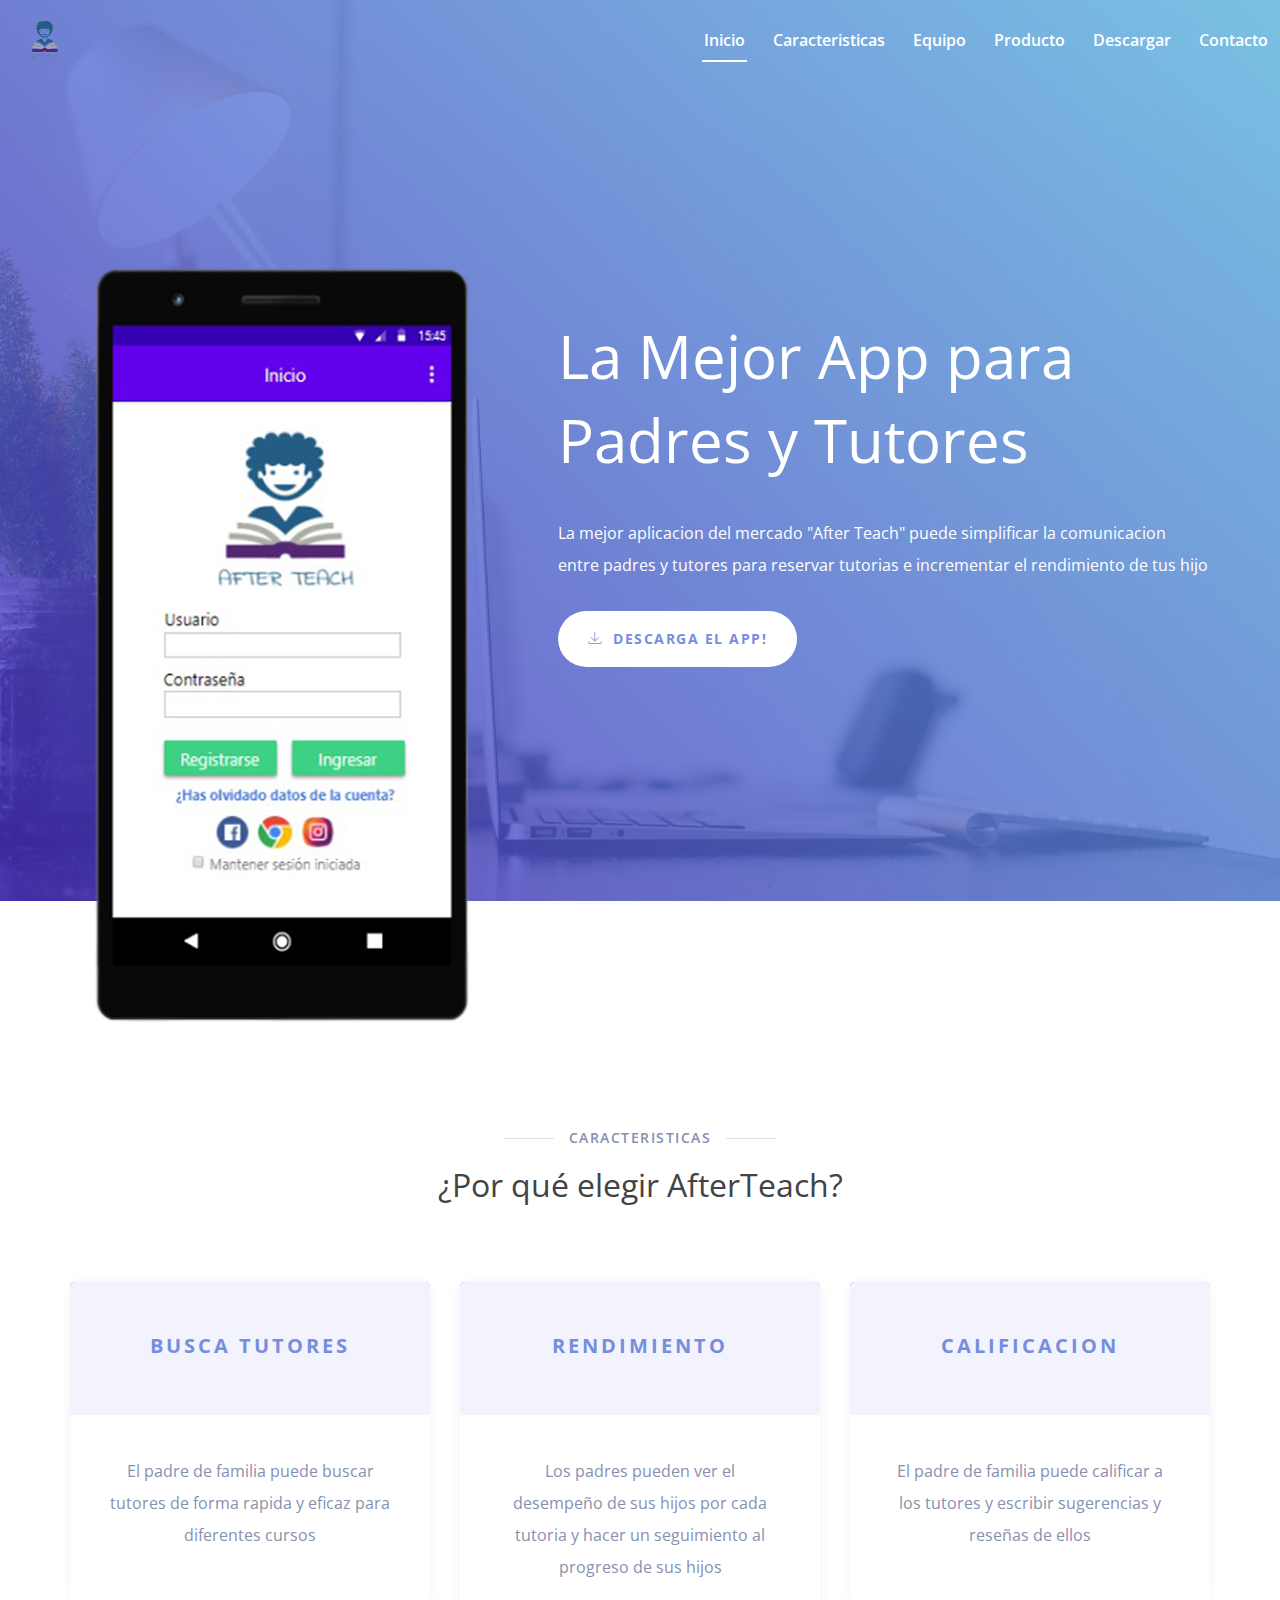
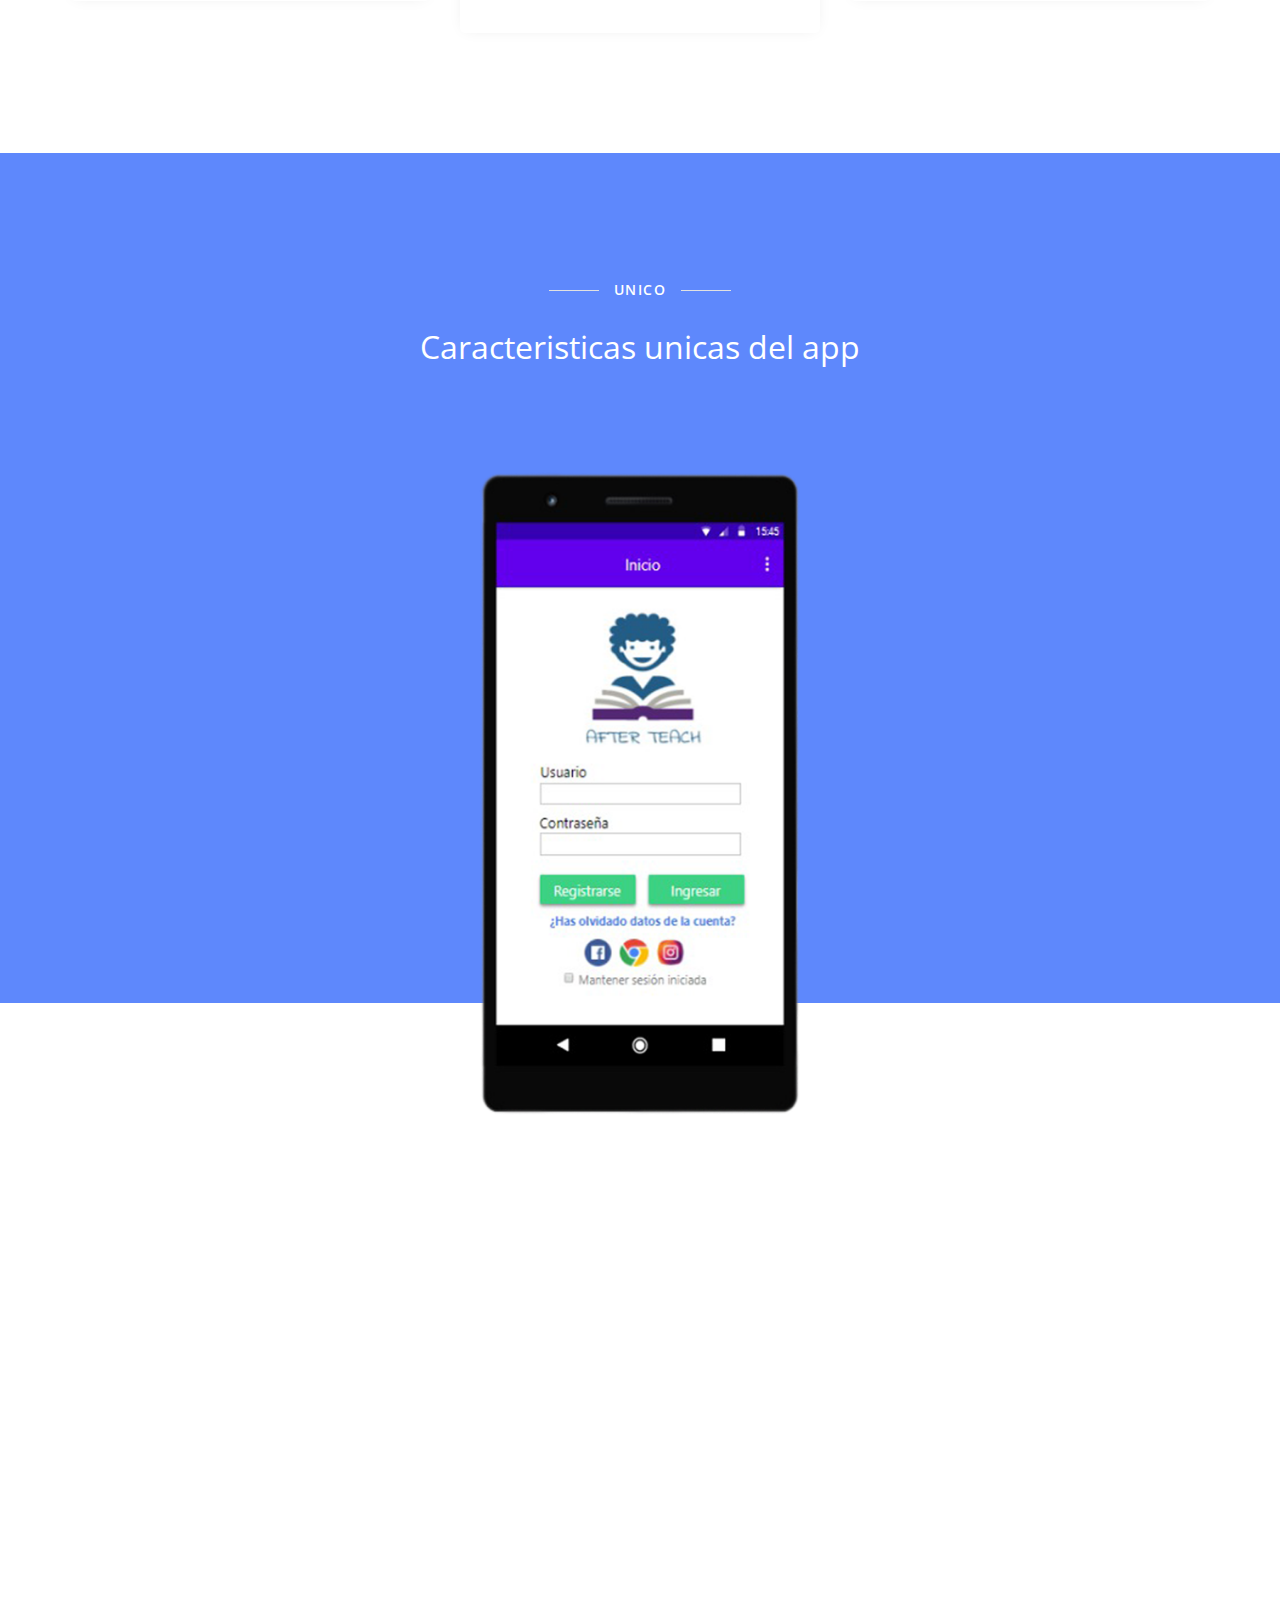
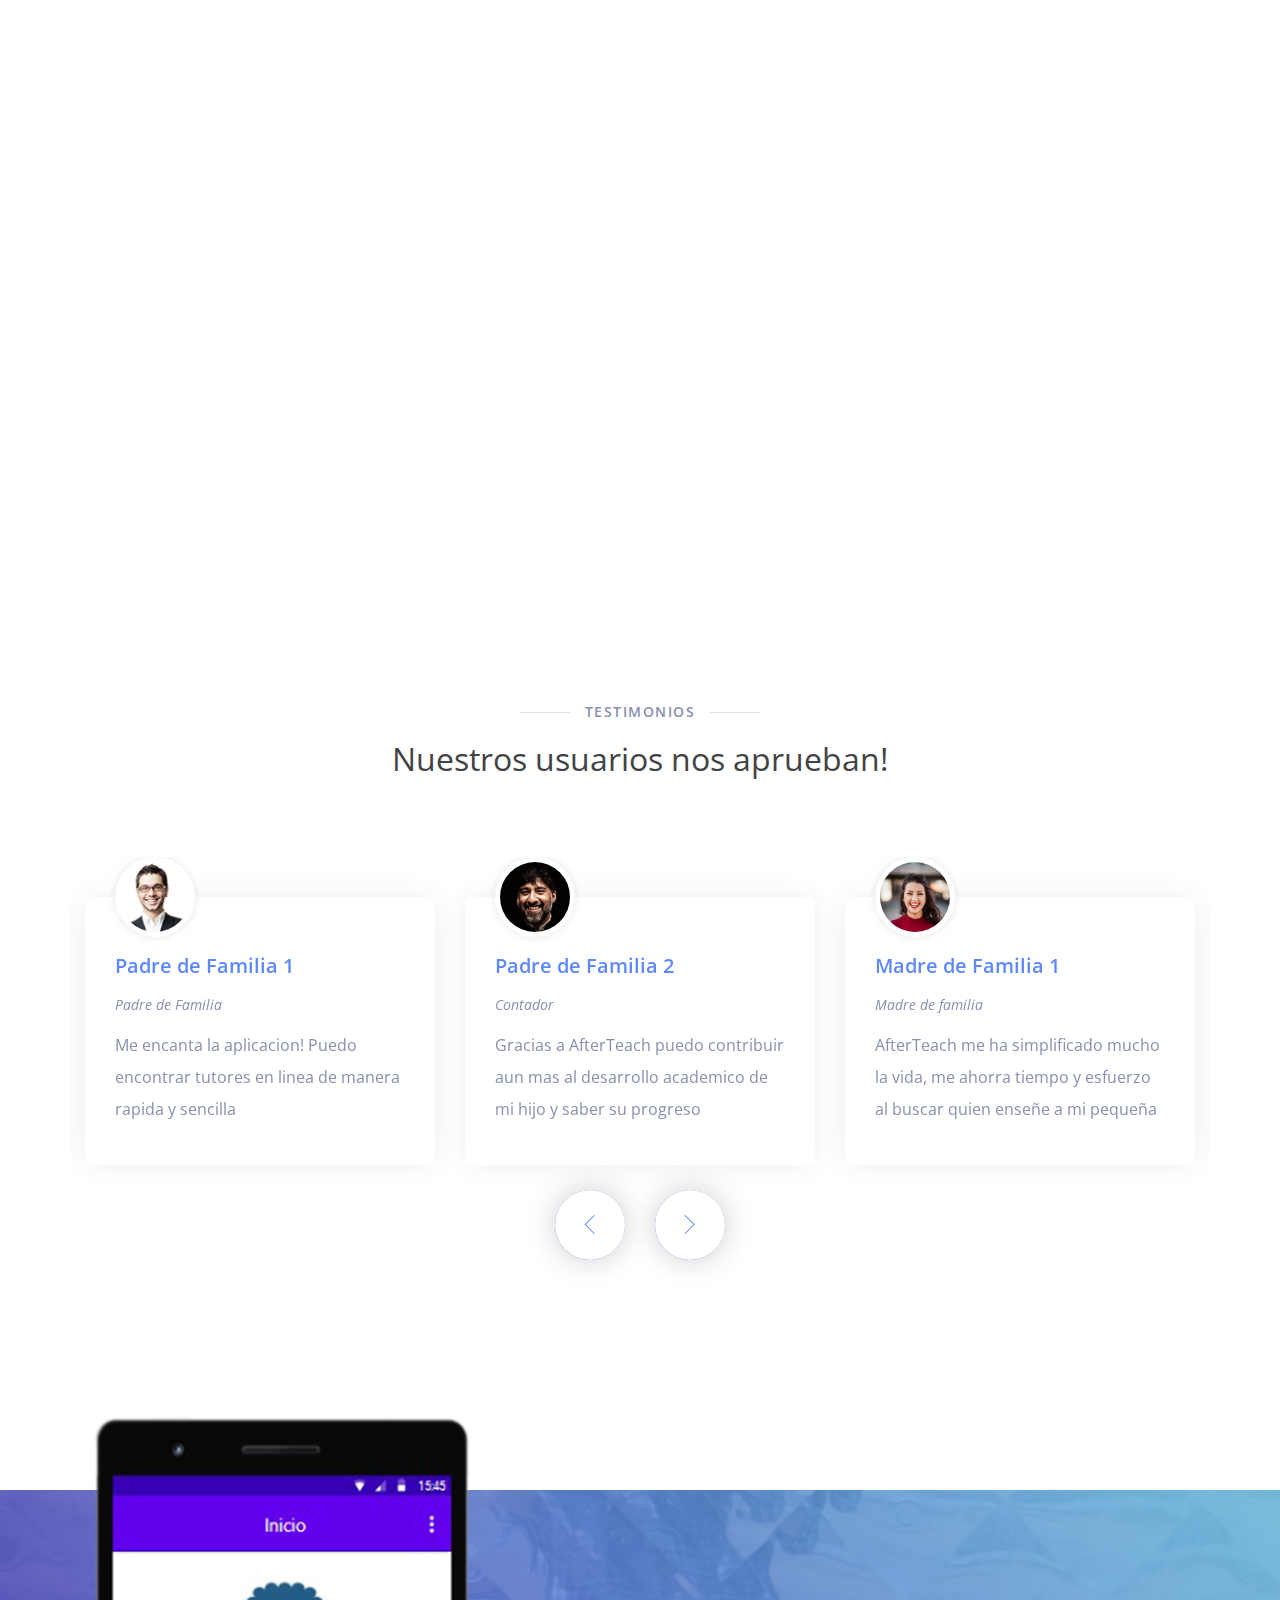
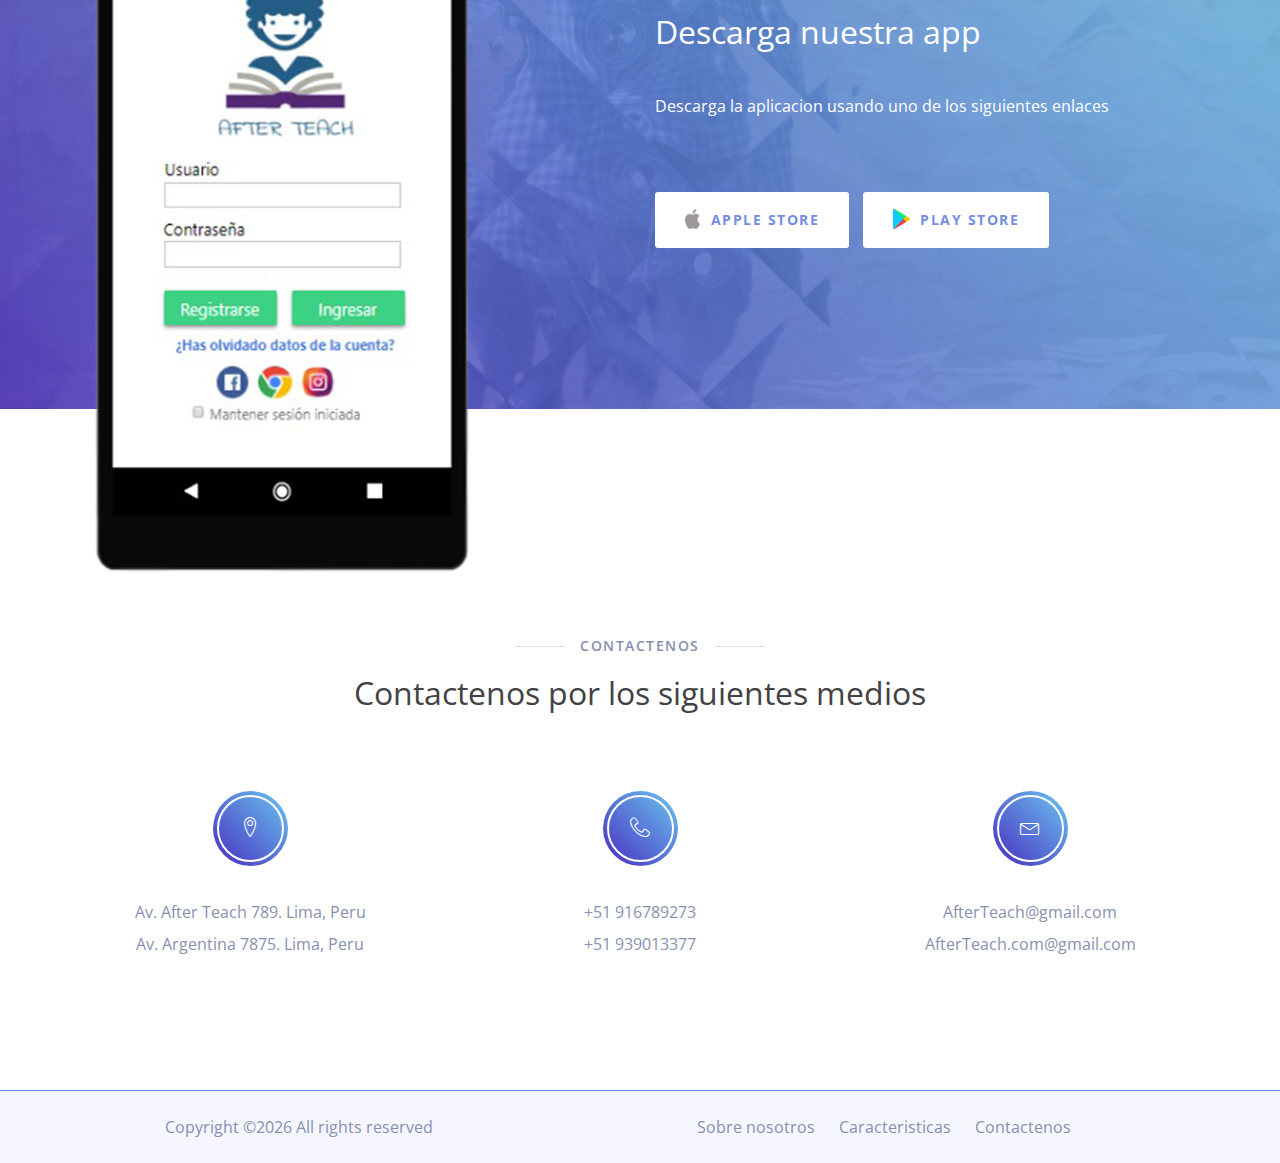
<file: index.html>
<!doctype html>
<html class="no-js" lang="zxx">

        <style>
                .right {
                  position: absolute;
                  right: 0px;
                  width: auto;
                  padding: 0px;
                }
                .centered{
                    margin: 0;
                    position: absolute;
                    top: 50%;
                    left: 50%;
                    margin-right: -50%;
                    transform: translate(-50%, -50%) 
                }
                .leftpos{
                    left:0;
                    margin:0
                }
                </style>

<head>
    <meta charset="utf-8">
    <meta name="author" content="Sumon Rahman">
    <meta name="description" content="">
    <meta name="keywords" content="HTML,CSS,XML,JavaScript">
    <meta http-equiv="x-ua-compatible" content="ie=edge">
    <meta name="viewport" content="width=device-width, initial-scale=1.0">
    <!-- Title -->
    <title>AfterTeach</title>
    <!-- Place favicon.ico in the root directory -->
    <link rel="apple-touch-icon" href="images/apple-touch-icon.png">
    <link rel="shortcut icon" type="image/ico" href="images/favicon.ico" />
    <!-- Plugin-CSS -->
    <link rel="stylesheet" href="css/bootstrap.min.css">
    <link rel="stylesheet" href="css/owl.carousel.min.css">
    <link rel="stylesheet" href="css/linearicons.css">
    <link rel="stylesheet" href="css/magnific-popup.css">
    <link rel="stylesheet" href="css/animate.css">
    <!-- Main-Stylesheets -->
    <link rel="stylesheet" href="css/normalize.css">
    <link rel="stylesheet" href="style.css">
    <link rel="stylesheet" href="css/responsive.css">
    <script src="js/vendor/modernizr-2.8.3.min.js"></script>
    <!--[if lt IE 9]>
        <script src="//oss.maxcdn.com/html5shiv/3.7.2/html5shiv.min.js"></script>
        <script src="//oss.maxcdn.com/respond/1.4.2/respond.min.js"></script>
    <![endif]-->
</head>

<body data-spy="scroll" data-target=".mainmenu-area">
    <!-- Preloader-content -->
    <div class="preloader">
        <span><i class="lnr lnr-sun"></i></span>
    </div>
    <!-- MainMenu-Area -->
    <nav class="mainmenu-area" data-spy="affix" data-offset-top="200">
        <div class="container-fluid">
            <div class="navbar-header">
                <button type="button" class="navbar-toggle" data-toggle="collapse" data-target="#primary_menu">
                    <span class="icon-bar"></span>
                    <span class="icon-bar"></span>
                    <span class="icon-bar"></span>
                </button>
                <a class="navbar-brand" href="#"><img src="images/logoIconAT.png" alt="Logo"></a>
            </div>
            <div class="collapse navbar-collapse" id="primary_menu">
                <ul class="nav navbar-nav mainmenu right">
                    <li class="active"><a href="#home_page">Inicio</a></li>
                    <li><a href="#caract">Caracteristicas</a></li>
                    <li><a href="#team">Equipo</a></li>
                    <li><a href="#product">Producto</a></li>
                    <li><a href="#Descargar">Descargar</a></li>
                    <li><a href="#Contacto">Contacto</a></li>
                    
                </ul>
            </div>
        </div>
    </nav>
    <!-- MainMenu-Area-End -->
    <!-- Home-Area -->
    <header class="home-area overlay" id="home_page">
        <div class="container">
            <div class="row">
                <div class="col-xs-12 hidden-sm col-md-5">
                    <figure class="mobile-image wow fadeInUp" data-wow-delay="0.2s">
                        <img src="images/header-mobile 2.png" alt="">
                    </figure>
                </div>
                <div class="col-xs-12 col-md-7">
                    <div class="space-80 hidden-xs"></div>
                    <h1 class="wow fadeInUp" data-wow-delay="0.4s">La Mejor App para Padres y Tutores</h1>
                    <div class="space-20"></div>
                    <div class="desc wow fadeInUp" data-wow-delay="0.6s">
                        <p>La mejor aplicacion del mercado "After Teach" puede simplificar la comunicacion entre padres y tutores para reservar tutorias e incrementar el rendimiento de tus hijo</p>
                    </div>
                    <div class="space-20"></div>
                    <a href="#Descargar" class="bttn-white wow fadeInUp" data-wow-delay="0.8s"><i class="lnr lnr-download"></i>Descarga el app!</a>
                </div>
            </div>
        </div>
    </header>
    <!-- Home-Area-End -->
    <!--Price-Area -->
    <section class="section-padding price-area" id="price_page">
            <div class="container">
                <div class="row">
                    <div class="col-xs-12">
                        <div class="page-title text-center">
                            <h5 class="title">Caracteristicas</h5>
                            <h3 class="dark-color">¿Por qué elegir AfterTeach?</h3>
                            <div class="space-60"></div>
                        </div>
                    </div>
                </div>
                <div class="row">
                    <div class="col-xs-12 col-sm-4">
                        <div class="price-box">
                            <div class="price-header">
                                <div class="price-icon">
                                    <span>
                                        <!--ADD imagen-->
                                    </span>
                                </div>
                                <h4 class="upper">Busca Tutores</h4>
                            </div>
                            <div class="price-body">
                                <p>El padre de familia puede buscar tutores de forma rapida y eficaz para diferentes cursos</p>
                                <!--<ul>
                                    <li></li>
                                    <li>Uniqe Elements</li>
                                </ul>-->
                            </div>
                        </div>
                        <div class="space-30 hidden visible-xs"></div>
                    </div>
                    <div class="col-xs-12 col-sm-4">
                        <div class="price-box">
                            <div class="price-header">
                                <div class="price-icon">
                                    <span >
                                        <!--ADD imagen-->
                                    </span>
                                </div>
                                <h4 class="upper">Rendimiento</h4>
                            </div>
                            <div class="price-body">
                                <p>Los padres pueden ver el desempeño de sus hijos por cada tutoria y hacer un seguimiento al progreso de sus hijos</p>
                               <!-- <ul>
                                    <li>Easy Installations</li>
                                    <li>Unlimited support</li>
                                    <li>Free Forever</li>
                                </ul>
                            -->
                            </div>
                        </div>
                        <div class="space-30 hidden visible-xs"></div>
                    </div>
                    <div class="col-xs-12 col-sm-4">
                        <div class="price-box">
                            <div class="price-header">
                                <div class="price-icon">
                                    <span >
                                        <!--ADD imagen-->
                                    </span>
                                </div>
                                <h4 class="upper">Calificacion</h4>
                            </div>
                            <div class="price-body">
                                <p>El padre de familia puede calificar a los tutores y escribir sugerencias y reseñas de ellos</p>
                               <!--
                                <ul>
                                    <li>Easy Installations</li>
                                    <li>Unlimited support</li>
                                    <li>Free Forever</li>
                                </ul>
                            -->
                            </div>
                        </div>
                    </div>
                </div>
            </div>
        </section>
        <!--Price-Area-End -->
    <!-- About-Area 
    <section class="section-padding" id="about_page">
        <div class="container">
            <div class="row">
                <div class="col-xs-12 col-md-10 col-md-offset-1">
                    <div class="page-title text-center">
                        <img src="images/about-logo.png" alt="About Logo">
                        <div class="space-20"></div>
                        <h5 class="title">Acerca de After Teach</h5>
                        <div class="space-30"></div>
                        <h3 class="blue-color">A beautiful app for consectetur adipisicing elit, sed do eiusmod tempor incididunt ut mollit anim id est laborum. Sedut perspiciatis unde omnis. </h3>
                        <div class="space-20"></div>
                        <p>Lorem ipsum dolor sit amet, consectetur adipiing elit, sed do eiusmod tempor incididunt ut labore et laborused sed do eiusmod tempor incididunt ut labore et laborused.</p>
                    </div>
                </div>
            </div>
        </div>
    </section>
    -->
    <!-- About-Area-End -->

    <!-- Progress-Area 
    <section class="progress-area gray-bg" id="progress_page">
        <div class="container">
            <div class="row">
                <div class="col-xs-12 col-md-6">
                    <div class="page-title section-padding">
                        <h5 class="title wow fadeInUp" data-wow-delay="0.2s">Our Progress</h5>
                        <div class="space-10"></div>
                        <h3 class="dark-color wow fadeInUp" data-wow-delay="0.4s">Grat Application Ever</h3>
                        <div class="space-20"></div>
                        <div class="desc wow fadeInUp" data-wow-delay="0.6s">
                            <p>Lorem ipsum dolor sit amet, consectetur adipiing elit, sed do eiusmod tempor incididunt ut labore et laborused sed do eiusmod tempor incididunt ut labore et laborused.</p>
                        </div>
                        <div class="space-50"></div>
                        <a href="#" class="bttn-default wow fadeInUp" data-wow-delay="0.8s">Learn More</a>
                    </div>
                </div>
                <div class="col-xs-12 col-md-6">
                    <figure class="mobile-image">
                        <img src="images/progress-phone.png" alt="">
                    </figure>
                </div>
            </div>
        </div>
    </section>
    -->
    <!-- Progress-Area-End -->

    <!-- Feature-Area -->
    <section class="feature-area section-padding-top" id="caract">
        <div class="container">
            <div class="row">
                <div class="col-xs-12 col-sm-8 col-sm-offset-2">
                    <div class="page-title text-center">
                        <h5 class="title">Unico</h5>
                        <div class="space-10"></div>
                        <h3>Caracteristicas unicas del app</h3>
                        <div class="space-60"></div>
                    </div>
                </div>
            </div>
            <div class="row">
                <div class="col-xs-12 col-sm-6 col-md-4">
                    <div class="service-box wow fadeInUp" data-wow-delay="0.2s">
                        <div class="box-icon">
                            <i class="lnr lnr-magnifier"></i>
                        </div>
                        <h4>Busca tu tutor ideal</h4>
                        <p>Utiliza nuestro amplio directorio de tutores disponibles</p>
                    </div>
                    <div class="space-60"></div>
                    <div class="service-box wow fadeInUp" data-wow-delay="0.4s">
                        <div class="box-icon">
                            <i class="lnr lnr-checkmark-circle"></i>
                        </div>
                        <h4>Puntua y califica a los tutores</h4>
                        <p>Seras capaz de calificar a los tutores y conocer sus puntajes</p>
                    </div>
                    <div class="space-60"></div>
                    <div class="service-box wow fadeInUp" data-wow-delay="0.6s">
                        <div class="box-icon">
                            <i class="lnr lnr-cloud-check"></i>
                        </div>
                        <h4>Registro de notas en la nube</h4>
                        <p>Podras llevar un registro del desempeño de tus hijos por tutoria</p>
                    </div>
                    <div class="space-60"></div>
                </div>
                <div class="hidden-xs hidden-sm col-md-4">
                    <figure class="mobile-image">
                        <img src="images/header-mobile 2.png" alt="Feature Photo">
                    </figure>
                </div>
                <div class="col-xs-12 col-sm-6 col-md-4">
                    <div class="service-box wow fadeInUp" data-wow-delay="0.2s">
                        <div class="box-icon">
                            <i class="lnr lnr-clock"></i>
                        </div>
                        <h4>Organiza tus horarios junto al tutor</h4>
                        <p>Organiza las tutorias directamente con el tutor que deseas elegir</p>
                    </div>
                    <div class="space-60"></div>
                    
                    <div class="service-box wow fadeInUp" data-wow-delay="0.2s">
                            <div class="box-icon">
                                <i class="lnr lnr-checkmark-circle"></i>
                            </div>
                            <h4>Mejora las calificaciones de tus hijos en poco tiempo!</h4>
                            <p>Apoya al desarrollo academico de ellos y disfruta mas tiempo</p>
                        </div>
                        <div class="space-60"></div>


                </div>
            </div>
        </div>
    </section>
    <!-- Feature-Area-End -->

    <!-- Video-Area -->
    <section class="video-area section-padding" id="team">
        <div class="container">
            <div class="row">
                <div class="col-xs-12 col-md-6">
                    <div class="video-photo">
                        <!--<img src="images/video-image.jpg" alt="">-->
                       <iframe width="560" height="346" src="https://www.youtube.com/embed/2WbQGv58dYY" frameborder="0" allow="accelerometer; autoplay; encrypted-media; gyroscope; picture-in-picture" allowfullscreen></iframe>
                        <!--<a href="https://www.youtube.com/watch?v=2WbQGv58dYY" class="popup video-button">
                            <img src="images/play-button.png" alt="">
                        </a>-->
                    </div>
                </div>
                <div class="col-xs-12 col-md-5 col-md-offset-1">
                    <div class="space-60 hidden visible-xs"></div>
                    <div class="page-title">
                        <h5 class="title wow fadeInUp" data-wow-delay="0.2s">Sobre nosotros</h5>
                        <div class="space-10"></div>
                        <h3 class="dark-color wow fadeInUp" data-wow-delay="0.4s">Acerca del Equipo</h3>
                        <div class="space-20"></div>
                        <div class="desc wow fadeInUp" data-wow-delay="0.6s">
                            <p>Conoce acerca de equipo detras del proyecto AfterTeach.</p>
                        </div>
                        <div class="space-50"></div>
                        
                    </div>
                </div>
            </div>
        </div>
    </section>
    <section class="video-area section-padding" id="product">
        <div class="container">
            <div class="row">
                <div class="col-xs-12 col-md-6">
                    <div class="video-photo">
                        <!--<img src="images/video-image.jpg" alt="">-->
                       <iframe width="560" height="346" src="https://www.youtube.com/embed/rQYzq_-U71g" frameborder="0" allow="accelerometer; autoplay; encrypted-media; gyroscope; picture-in-picture" allowfullscreen></iframe>
                        <!--<a href="https://www.youtube.com/watch?v=2WbQGv58dYY" class="popup video-button">
                            <img src="images/play-button.png" alt="">
                        </a>-->
                    </div>
                </div>
                <div class="col-xs-12 col-md-5 col-md-offset-1">
                    <div class="space-60 hidden visible-xs"></div>
                    <div class="page-title">
                        <h5 class="title wow fadeInUp" data-wow-delay="0.2s">Sobre el producto</h5>
                        <div class="space-10"></div>
                        <h3 class="dark-color wow fadeInUp" data-wow-delay="0.4s">Acerca de After Teach</h3>
                        <div class="space-20"></div>
                        <div class="desc wow fadeInUp" data-wow-delay="0.6s">
                            <p>Conoce un poco mas acerca de AfterTeach y como funciona.</p>
                        </div>
                        <div class="space-50"></div>
                        
                    </div>
                </div>
            </div>
        </div>
    </section>
    <!-- Video-Area-End -->



    <!-- Testimonial-Area -->
    <section class="testimonial-area" id="testimonial_page">
        <div class="container">
            <div class="row">
                <div class="col-xs-12">
                    <div class="page-title text-center">
                        <h5 class="title">Testimonios</h5>
                        <h3 class="dark-color">Nuestros usuarios nos aprueban!</h3>
                        <div class="space-60"></div>
                    </div>
                </div>
            </div>
            <div class="row">
                <div class="col-xs-12">
                    <div class="team-slide">
                        <div class="team-box">
                            <div class="team-image">
                                <img src="images/team-1.png" alt="">
                            </div>
                            <h4>Padre de Familia 1</h4>
                            <h6 class="position">Padre de Familia</h6>
                            <p>Me encanta la aplicacion! Puedo encontrar tutores en linea de manera rapida y sencilla</p>
                        </div>
                        <div class="team-box">
                            <div class="team-image">
                                <img src="images/team-2.jpg" alt="">
                            </div>
                            <h4>Padre de Familia 2</h4>
                            <h6 class="position">Contador</h6>
                            <p>Gracias a AfterTeach puedo contribuir aun mas al desarrollo academico de mi hijo y saber su progreso</p>
                        </div>
                        <div class="team-box">
                            <div class="team-image">
                                <img src="images/team-3.jpg" alt="">
                            </div>
                            <h4>Madre de Familia 1</h4>
                            <h6 class="position">Madre de familia</h6>
                            <p>AfterTeach me ha simplificado mucho la vida, me ahorra tiempo y esfuerzo al buscar quien enseñe a mi pequeña</p>
                        </div>
                        <div class="team-box">
                            <div class="team-image">
                                <img src="images/team-1.png" alt="">
                            </div>
                            <h4>Profesor 1</h4>
                            <h6 class="position">Profesor</h6>
                            <p>Gracias a AfterTeach, he logrado conseguir tutorias que dictar en muy poco tiempo</p>
                        </div>
                        <div class="team-box">
                            <div class="team-image">
                                <img src="images/team-1.png" alt="">
                            </div>
                            <h4>Padre de Familia 1</h4>
                            <h6 class="position">Padre de Familia</h6>
                            <p>Me encanta la aplicacion! Puedo encontrar tutores en linea de manera rapida y sencilla</p>
                        </div>
                        <div class="team-box">
                                <div class="team-image">
                                    <img src="images/team-3.jpg" alt="">
                                </div>
                                <h4>Madre de Familia 1</h4>
                                <h6 class="position">Madre de familia</h6>
                                <p>AfterTeach me ha simplificado mucho la vida, me ahorra tiempo y esfuerzo al buscar quien enseñe a mi pequeña</p>
                            </div>
                    </div>
                </div>
            </div>
        </div>
    </section>
    <!-- Testimonial-Area-End -->
    <!-- Gallery-Area
    <section class="gallery-area section-padding" id="gallery_page">
        <div class="container">
            <div class="row">
                <div class="col-xs-12 col-sm-6 ">
                    <iframe width="560" height="315" src="https://www.youtube.com/embed/25pc_9r2UF4" frameborder="0" 
                    allow="accelerometer; autoplay; encrypted-media; gyroscope; picture-in-picture" class="centered"allowfullscreen></iframe></div>
                </div>
            </div>
        </div>
    </section>
    
    <!-- Gallery-Area-End -->
    <!-- How-To-Use 
    <section class="section-padding">
        <div class="container">
            <div class="row">
                <div class="col-xs-12 col-sm-6">
                    <div class="page-title">
                        <h5 class="title wow fadeInUp" data-wow-delay="0.2s">Our features</h5>
                        <div class="space-10"></div>
                        <h3 class="dark-color wow fadeInUp" data-wow-delay="0.4s">Aour Approach of Design is Prety Simple and Clear</h3>
                    </div>
                    <div class="space-20"></div>
                    <div class="desc wow fadeInUp" data-wow-delay="0.6s">
                        <p>Lorem ipsum dolor sit amet, consectetur adipiing elit, sed do eiusmod tempor incididunt ut labore et laborused sed do eiusmod tempor incididunt ut labore et laborused.</p>
                    </div>
                    <div class="space-50"></div>
                    <a href="#" class="bttn-default wow fadeInUp" data-wow-delay="0.8s">Learn More</a>
                </div>
                <div class="col-xs-12 col-sm-6 col-md-5 col-md-offset-1">
                    <div class="space-60 hidden visible-xs"></div>
                    <div class="service-box wow fadeInUp" data-wow-delay="0.2s">
                        <div class="box-icon">
                            <i class="lnr lnr-clock"></i>
                        </div>
                        <h4>Easy Notifications</h4>
                        <p>Lorem ipsum dolor sit amet, consectetur adipisicing elit, sed do eiusmod tempor.</p>
                    </div>
                    <div class="space-50"></div>
                    <div class="service-box wow fadeInUp" data-wow-delay="0.2s">
                        <div class="box-icon">
                            <i class="lnr lnr-laptop-phone"></i>
                        </div>
                        <h4>Fully Responsive</h4>
                        <p>Lorem ipsum dolor sit amet, consectetur adipisicing elit, sed do eiusmod tempor.</p>
                    </div>
                    <div class="space-50"></div>
                    <div class="service-box wow fadeInUp" data-wow-delay="0.2s">
                        <div class="box-icon">
                            <i class="lnr lnr-cog"></i>
                        </div>
                        <h4>Editable Layout</h4>
                        <p>Lorem ipsum dolor sit amet, consectetur adipisicing elit, sed do eiusmod tempor.</p>
                    </div>
                </div>
            </div>
        </div>
    </section>
    -->
    <!-- How-To-Use-End -->
    <!-- Download-Area -->
    <div class="download-area overlay" id="Descargar">
        <div class="container">
            <div class="row">
                <div class="col-xs-12 col-sm-6 hidden-sm">
                    <figure class="mobile-image">
                        <img src="images/header-mobile 2.png" alt="">
                    </figure>
                </div>
                <div class="col-xs-12 col-md-6 section-padding">
                    <h3 class="white-color">Descarga nuestra app</h3>
                    <div class="space-20"></div>
                    <p>Descarga la aplicacion usando uno de los siguientes enlaces</p>
                    <div class="space-60"></div>
                    <a href="#" class="bttn-white sq"><img src="images/apple-icon.png" alt="apple icon"> Apple Store</a>
                    <a href="#" class="bttn-white sq"><img src="images/play-store-icon.png" alt="Play Store Icon"> Play Store</a>
                </div>
            </div>
        </div>
    </div>
    <!-- Download-Area-End -->
    
    <!--Questions-Area 
    <section id="questions_page" class="questions-area section-padding">
        <div class="container">
            <div class="row">
                <div class="col-xs-12">
                    <div class="page-title text-center">
                        <h5 class="title">FAQ</h5>
                        <h3 class="dark-color">Frequently Asked Questions</h3>
                        <div class="space-60"></div>
                    </div>
                </div>
            </div>
            <div class="row">
                <div class="col-xs-12 col-sm-6">
                    <div class="toggole-boxs">
                        <h3>Faq first question goes here? </h3>
                        <div>
                            <p>Lorem ipsum dolor sit amet, consectetur adipisicing elit, ullamco laboris nisi ut aliquip ex ea commodo consequat. Duis aute irure dolor in reprehenderit in voluptate velit esse cillum dolore eu fugiat nulla pariatur.</p>
                        </div>
                        <h3>About freewuent question goes here? </h3>
                        <div>
                            <p>Lorem ipsum dolor sit amet, consectetur adipisicing elit, ullamco laboris nisi ut aliquip ex ea commodo consequat. Duis aute irure dolor in reprehenderit in voluptate velit esse cillum dolore eu fugiat nulla pariatur.</p>
                        </div>
                        <h3>Why more question goes here? </h3>
                        <div>
                            <p>Lorem ipsum dolor sit amet, consectetur adipisicing elit, ullamco laboris nisi ut aliquip ex ea commodo consequat. Duis aute irure dolor in reprehenderit in voluptate velit esse cillum dolore eu fugiat nulla pariatur.</p>
                        </div>
                        <h3>What question goes here? </h3>
                        <div>
                            <p>Lorem ipsum dolor sit amet, consectetur adipisicing elit, ullamco laboris nisi ut aliquip ex ea commodo consequat. Duis aute irure dolor in reprehenderit in voluptate velit esse cillum dolore eu fugiat nulla pariatur.</p>
                        </div>
                    </div>
                </div>
                <div class="col-xs-12 col-sm-6">
                    <div class="space-20 hidden visible-xs"></div>
                    <div class="toggole-boxs">
                        <h3>Faq second question goes here? </h3>
                        <div>
                            <p>Lorem ipsum dolor sit amet, consectetur adipisicing elit, ullamco laboris nisi ut aliquip ex ea commodo consequat. Duis aute irure dolor in reprehenderit in voluptate velit esse cillum dolore eu fugiat nulla pariatur.</p>
                        </div>
                        <h3>Third faq question goes here? </h3>
                        <div>
                            <p>Lorem ipsum dolor sit amet, consectetur adipisicing elit, ullamco laboris nisi ut aliquip ex ea commodo consequat. Duis aute irure dolor in reprehenderit in voluptate velit esse cillum dolore eu fugiat nulla pariatur.</p>
                        </div>
                        <h3>Why more question goes here? </h3>
                        <div>
                            <p>Lorem ipsum dolor sit amet, consectetur adipisicing elit, ullamco laboris nisi ut aliquip ex ea commodo consequat. Duis aute irure dolor in reprehenderit in voluptate velit esse cillum dolore eu fugiat nulla pariatur.</p>
                        </div>
                        <h3>Seventh frequent question here? </h3>
                        <div>
                            <p>Lorem ipsum dolor sit amet, consectetur adipisicing elit, ullamco laboris nisi ut aliquip ex ea commodo consequat. Duis aute irure dolor in reprehenderit in voluptate velit esse cillum dolore eu fugiat nulla pariatur.</p>
                        </div>
                    </div>
                </div>
            </div>
        </div>
    </section>
    -->
    <!--Questions-Area-End -->

    <!-- Subscribe-Form 
    <div class="subscribe-area section-padding">
        <div class="container">
            <div class="row">
                <div class="col-xs-12 col-sm-8 col-sm-offset-2">
                    <div class="subscribe-form text-center">
                        <h3 class="blue-color">Subscribe for More Features</h3>
                        <div class="space-20"></div>
                        <form id="mc-form">
                            <input type="email" class="control" placeholder="Enter your email" required="required" id="mc-email">
                            <button class="bttn-white active" type="submit"><span class="lnr lnr-location"></span> Subscribe</button>
                            <label class="mt10" for="mc-email"></label>
                        </form>
                    </div>
                </div>
            </div>
        </div>
    </div>
    -->
    <!-- Subscribe-Form-Area -->

    <!-- Footer-Area -->
    <footer class="footer-area" id="Contacto">
        <div class="section-padding">
            <div class="container">
                <div class="row">
                    <div class="col-xs-12">
                        <div class="page-title text-center">
                            <h5 class="title">Contactenos</h5>
                            <h3 class="dark-color">Contactenos por los siguientes medios</h3>
                            <div class="space-60"></div>
                        </div>
                    </div>
                </div>
                <div class="row">
                    <div class="col-xs-12 col-sm-4">
                        <div class="footer-box">
                            <div class="box-icon">
                                <span class="lnr lnr-map-marker"></span>
                            </div>
                            <p>Av. After Teach 789. Lima, Peru <br /> Av. Argentina 7875. Lima, Peru</p>
                        </div>
                        <div class="space-30 hidden visible-xs"></div>
                    </div>
                    <div class="col-xs-12 col-sm-4">
                        <div class="footer-box">
                            <div class="box-icon">
                                <span class="lnr lnr-phone-handset"></span>
                            </div>
                            <p>+51 916789273 <br /> +51 939013377</p>
                        </div>
                        <div class="space-30 hidden visible-xs"></div>
                    </div>
                    <div class="col-xs-12 col-sm-4">
                        <div class="footer-box">
                            <div class="box-icon">
                                <span class="lnr lnr-envelope"></span>
                            </div>
                            <p>AfterTeach@gmail.com <br /> AfterTeach.com@gmail.com
                            </p>
                        </div>
                    </div>
                </div>
            </div>
        </div>
        <!-- Footer-Bootom -->
        <div class="footer-bottom">
            <div class="container">
                <div class="row">
                    <div class="col-xs-12 col-md-5">
                        <!-- Link back to Colorlib can't be removed. Template is licensed under CC BY 3.0. -->
            <span>Copyright &copy;<script>document.write(new Date().getFullYear());</script> All rights reserved</span>
            <!-- Link back to Colorlib can't be removed. Template is licensed under CC BY 3.0. -->
                        <div class="space-30 hidden visible-xs"></div>
                    </div>
                    <div class="col-xs-12 col-md-7">
                        <div class="footer-menu">
                            <ul>
                                <li><a href="#">Sobre nosotros</a></li>
                                <li><a href="#">Caracteristicas</a></li>
                                <li><a href="#">Contactenos</a></li>
                            </ul>
                        </div>
                    </div>
                </div>
            </div>
        </div>
        <!-- Footer-Bootom-End -->
    </footer>
    <!-- Footer-Area-End -->
    <!--Vendor-JS-->
    <script src="js/vendor/jquery-1.12.4.min.js"></script>
    <script src="js/vendor/jquery-ui.js"></script>
    <script src="js/vendor/bootstrap.min.js"></script>
    <!--Plugin-JS-->
    <script src="js/owl.carousel.min.js"></script>
    <script src="js/contact-form.js"></script>
    <script src="js/ajaxchimp.js"></script>
    <script src="js/scrollUp.min.js"></script>
    <script src="js/magnific-popup.min.js"></script>
    <script src="js/wow.min.js"></script>
    <!--Main-active-JS-->
    <script src="js/main.js"></script>
</body>

</html>
</file>
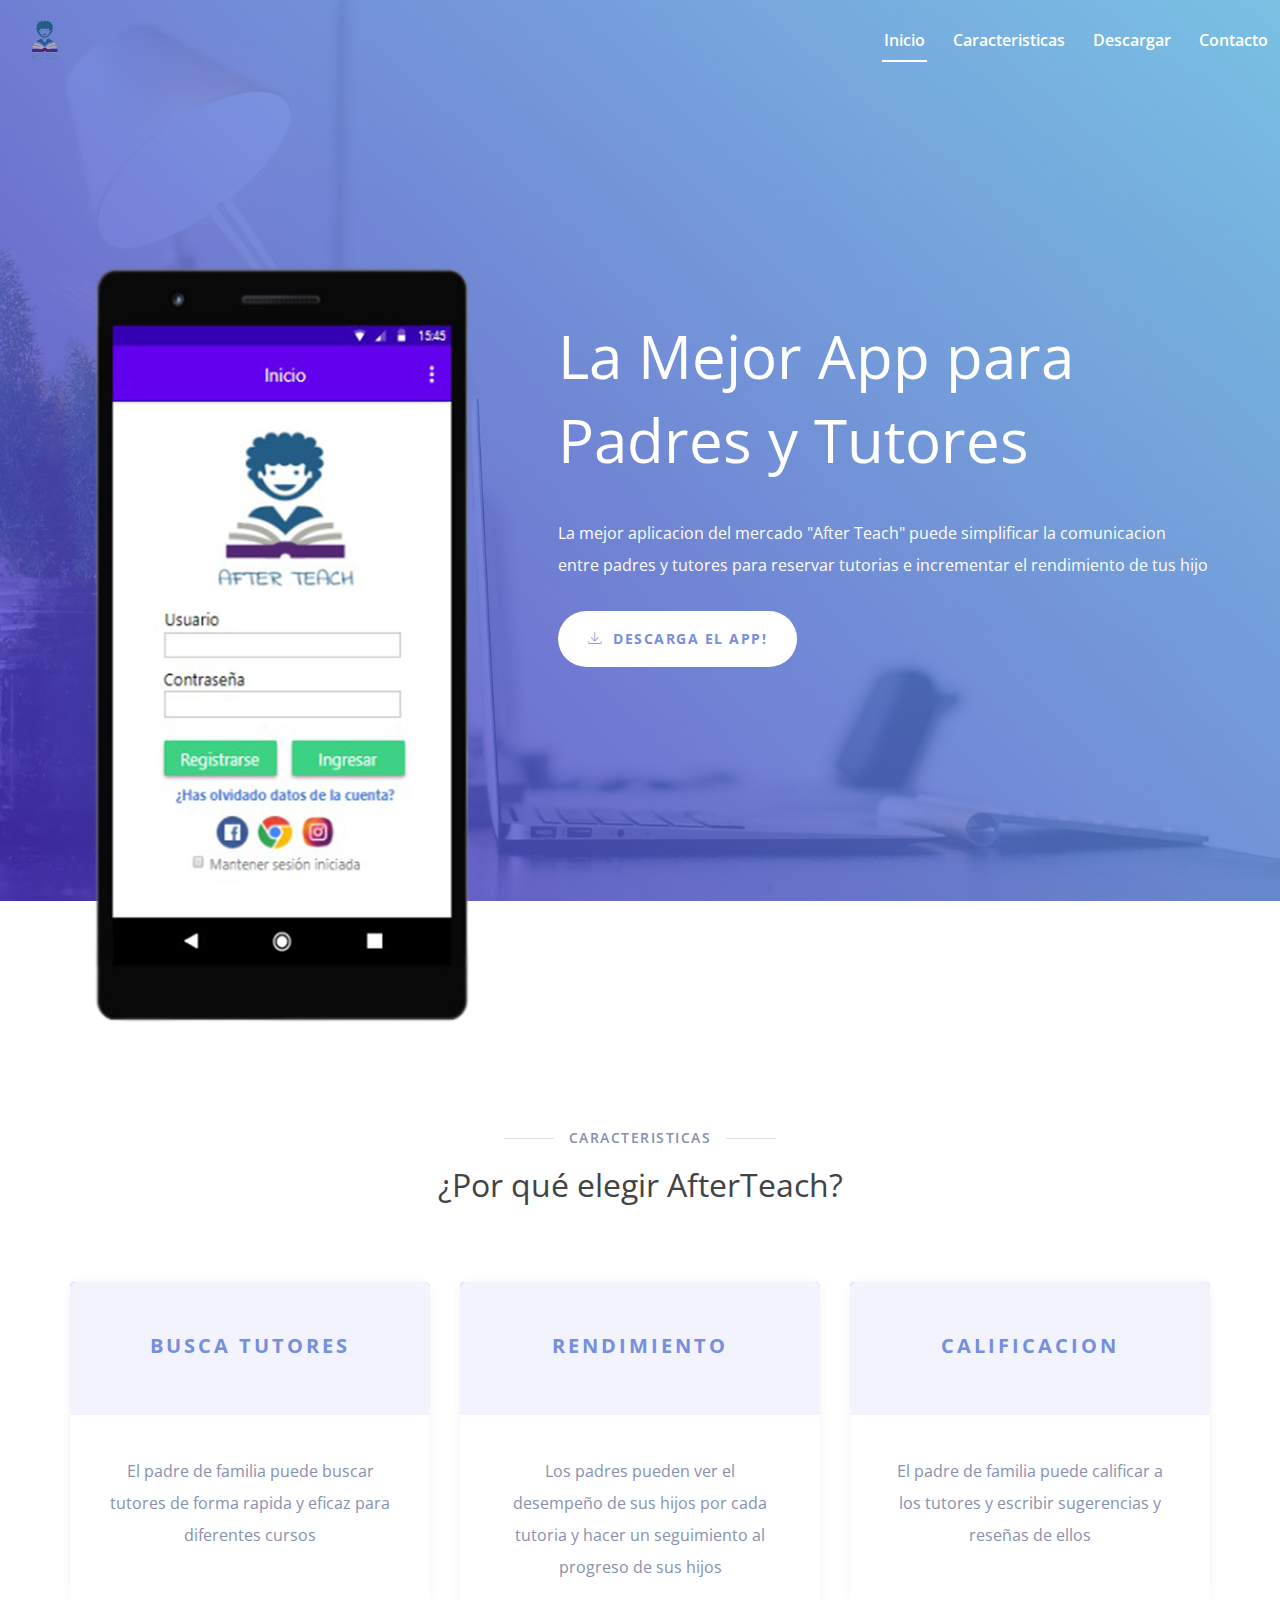
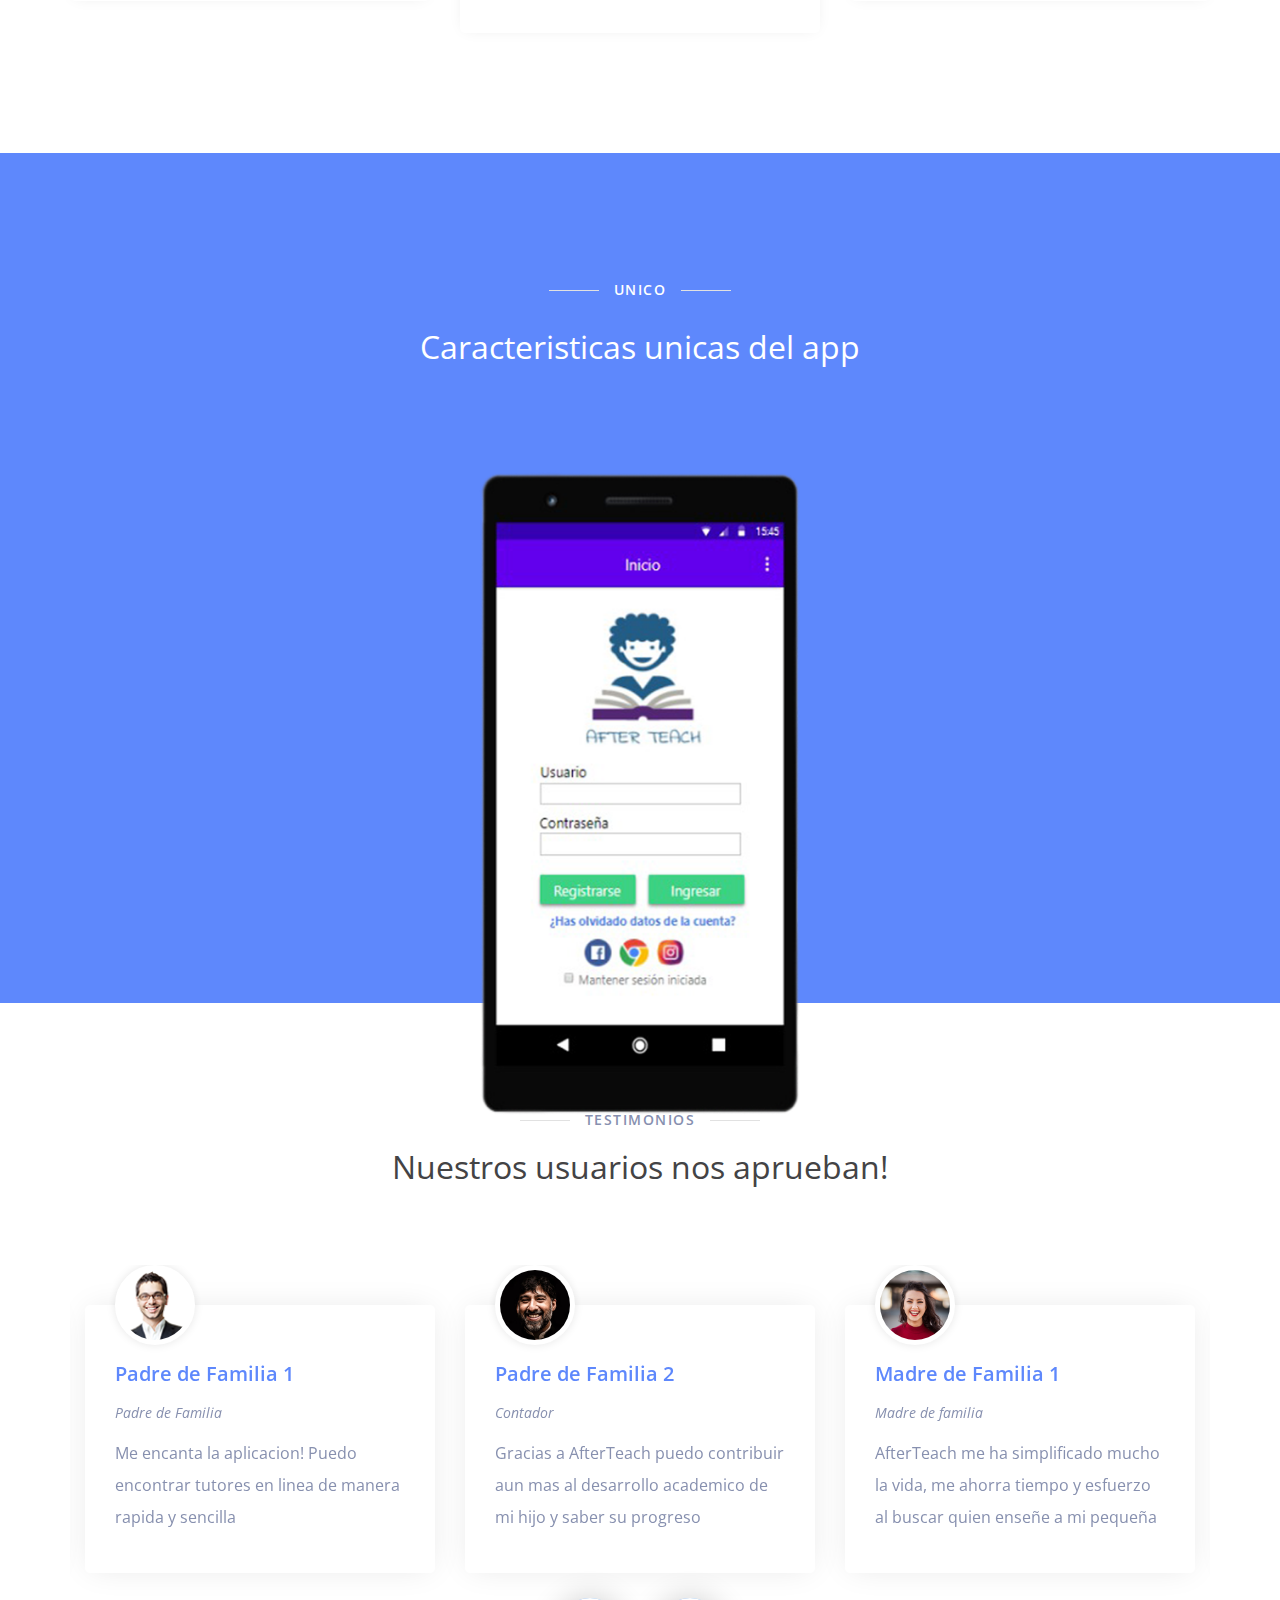
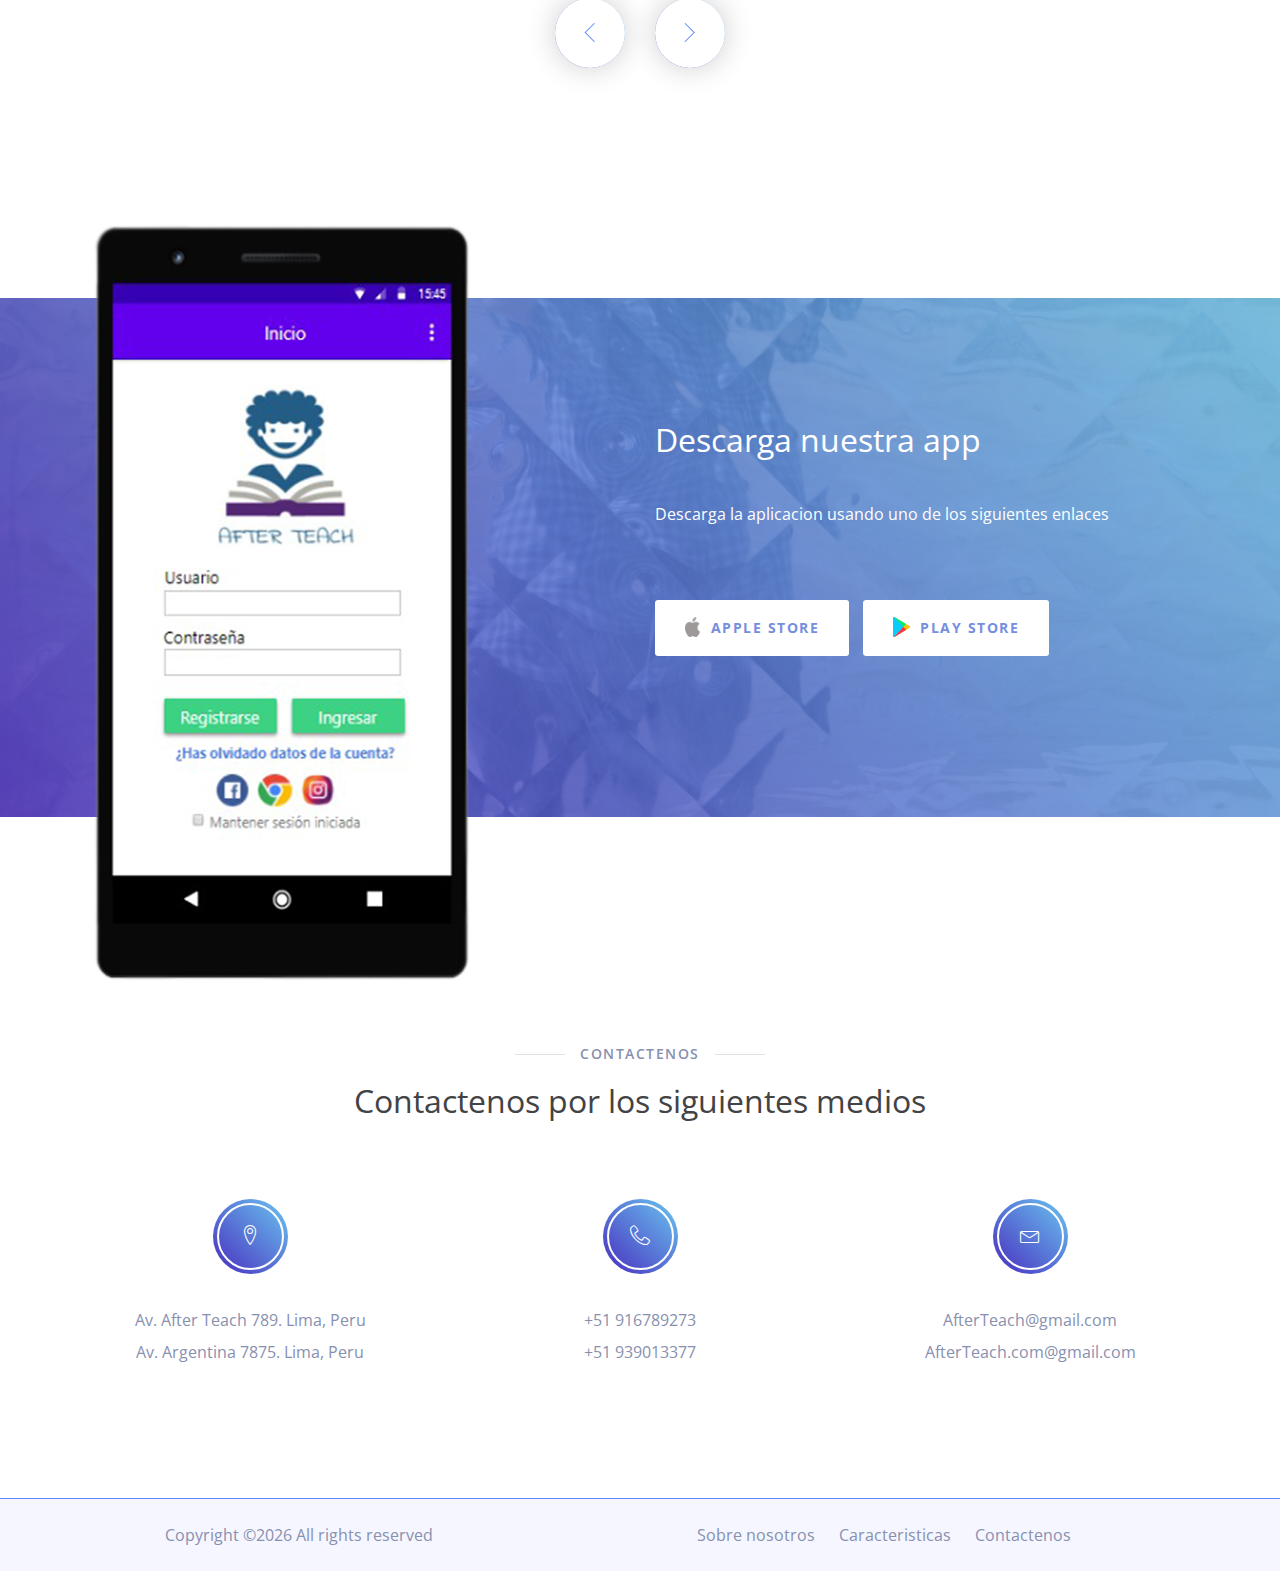
<file: Landing Page/index.html>
<!doctype html>
<html class="no-js" lang="zxx">

        <style>
                .right {
                  position: absolute;
                  right: 0px;
                  width: auto;
                  padding: 0px;
                }
                .centered{
                    margin: 0;
                    position: absolute;
                    top: 50%;
                    left: 50%;
                    margin-right: -50%;
                    transform: translate(-50%, -50%) 
                }
                </style>

<head>
    <meta charset="utf-8">
    <meta name="author" content="Sumon Rahman">
    <meta name="description" content="">
    <meta name="keywords" content="HTML,CSS,XML,JavaScript">
    <meta http-equiv="x-ua-compatible" content="ie=edge">
    <meta name="viewport" content="width=device-width, initial-scale=1.0">
    <!-- Title -->
    <title>AfterTeach</title>
    <!-- Place favicon.ico in the root directory -->
    <link rel="apple-touch-icon" href="images/apple-touch-icon.png">
    <link rel="shortcut icon" type="image/ico" href="images/favicon.ico" />
    <!-- Plugin-CSS -->
    <link rel="stylesheet" href="css/bootstrap.min.css">
    <link rel="stylesheet" href="css/owl.carousel.min.css">
    <link rel="stylesheet" href="css/linearicons.css">
    <link rel="stylesheet" href="css/magnific-popup.css">
    <link rel="stylesheet" href="css/animate.css">
    <!-- Main-Stylesheets -->
    <link rel="stylesheet" href="css/normalize.css">
    <link rel="stylesheet" href="style.css">
    <link rel="stylesheet" href="css/responsive.css">
    <script src="js/vendor/modernizr-2.8.3.min.js"></script>
    <!--[if lt IE 9]>
        <script src="//oss.maxcdn.com/html5shiv/3.7.2/html5shiv.min.js"></script>
        <script src="//oss.maxcdn.com/respond/1.4.2/respond.min.js"></script>
    <![endif]-->
</head>

<body data-spy="scroll" data-target=".mainmenu-area">
    <!-- Preloader-content -->
    <div class="preloader">
        <span><i class="lnr lnr-sun"></i></span>
    </div>
    <!-- MainMenu-Area -->
    <nav class="mainmenu-area" data-spy="affix" data-offset-top="200">
        <div class="container-fluid">
            <div class="navbar-header">
                <button type="button" class="navbar-toggle" data-toggle="collapse" data-target="#primary_menu">
                    <span class="icon-bar"></span>
                    <span class="icon-bar"></span>
                    <span class="icon-bar"></span>
                </button>
                <a class="navbar-brand" href="#"><img src="images/logoIconAT.png" alt="Logo"></a>
            </div>
            <div class="collapse navbar-collapse" id="primary_menu">
                <ul class="nav navbar-nav mainmenu right">
                    <li class="active"><a href="#home_page">Inicio</a></li>
                    <li><a href="#about_page">Caracteristicas</a></li>
                    
                    <li><a href="#Descargar">Descargar</a></li>
                    <li><a href="#Contacto">Contacto</a></li>
                    
                </ul>
            </div>
        </div>
    </nav>
    <!-- MainMenu-Area-End -->
    <!-- Home-Area -->
    <header class="home-area overlay" id="home_page">
        <div class="container">
            <div class="row">
                <div class="col-xs-12 hidden-sm col-md-5">
                    <figure class="mobile-image wow fadeInUp" data-wow-delay="0.2s">
                        <img src="images/header-mobile 2.png" alt="">
                    </figure>
                </div>
                <div class="col-xs-12 col-md-7">
                    <div class="space-80 hidden-xs"></div>
                    <h1 class="wow fadeInUp" data-wow-delay="0.4s">La Mejor App para Padres y Tutores</h1>
                    <div class="space-20"></div>
                    <div class="desc wow fadeInUp" data-wow-delay="0.6s">
                        <p>La mejor aplicacion del mercado "After Teach" puede simplificar la comunicacion entre padres y tutores para reservar tutorias e incrementar el rendimiento de tus hijo</p>
                    </div>
                    <div class="space-20"></div>
                    <a href="#" class="bttn-white wow fadeInUp" data-wow-delay="0.8s"><i class="lnr lnr-download"></i>Descarga el app!</a>
                </div>
            </div>
        </div>
    </header>
    <!-- Home-Area-End -->
    <!--Price-Area -->
    <section class="section-padding price-area" id="price_page">
            <div class="container">
                <div class="row">
                    <div class="col-xs-12">
                        <div class="page-title text-center">
                            <h5 class="title">Caracteristicas</h5>
                            <h3 class="dark-color">¿Por qué elegir AfterTeach?</h3>
                            <div class="space-60"></div>
                        </div>
                    </div>
                </div>
                <div class="row">
                    <div class="col-xs-12 col-sm-4">
                        <div class="price-box">
                            <div class="price-header">
                                <div class="price-icon">
                                    <span>
                                        <!--ADD imagen-->
                                    </span>
                                </div>
                                <h4 class="upper">Busca Tutores</h4>
                            </div>
                            <div class="price-body">
                                <p>El padre de familia puede buscar tutores de forma rapida y eficaz para diferentes cursos</p>
                                <!--<ul>
                                    <li></li>
                                    <li>Uniqe Elements</li>
                                </ul>-->
                            </div>
                        </div>
                        <div class="space-30 hidden visible-xs"></div>
                    </div>
                    <div class="col-xs-12 col-sm-4">
                        <div class="price-box">
                            <div class="price-header">
                                <div class="price-icon">
                                    <span >
                                        <!--ADD imagen-->
                                    </span>
                                </div>
                                <h4 class="upper">Rendimiento</h4>
                            </div>
                            <div class="price-body">
                                <p>Los padres pueden ver el desempeño de sus hijos por cada tutoria y hacer un seguimiento al progreso de sus hijos</p>
                               <!-- <ul>
                                    <li>Easy Installations</li>
                                    <li>Unlimited support</li>
                                    <li>Free Forever</li>
                                </ul>
                            -->
                            </div>
                        </div>
                        <div class="space-30 hidden visible-xs"></div>
                    </div>
                    <div class="col-xs-12 col-sm-4">
                        <div class="price-box">
                            <div class="price-header">
                                <div class="price-icon">
                                    <span >
                                        <!--ADD imagen-->
                                    </span>
                                </div>
                                <h4 class="upper">Calificacion</h4>
                            </div>
                            <div class="price-body">
                                <p>El padre de familia puede calificar a los tutores y escribir sugerencias y reseñas de ellos</p>
                               <!--
                                <ul>
                                    <li>Easy Installations</li>
                                    <li>Unlimited support</li>
                                    <li>Free Forever</li>
                                </ul>
                            -->
                            </div>
                        </div>
                    </div>
                </div>
            </div>
        </section>
        <!--Price-Area-End -->
    <!-- About-Area 
    <section class="section-padding" id="about_page">
        <div class="container">
            <div class="row">
                <div class="col-xs-12 col-md-10 col-md-offset-1">
                    <div class="page-title text-center">
                        <img src="images/about-logo.png" alt="About Logo">
                        <div class="space-20"></div>
                        <h5 class="title">Acerca de After Teach</h5>
                        <div class="space-30"></div>
                        <h3 class="blue-color">A beautiful app for consectetur adipisicing elit, sed do eiusmod tempor incididunt ut mollit anim id est laborum. Sedut perspiciatis unde omnis. </h3>
                        <div class="space-20"></div>
                        <p>Lorem ipsum dolor sit amet, consectetur adipiing elit, sed do eiusmod tempor incididunt ut labore et laborused sed do eiusmod tempor incididunt ut labore et laborused.</p>
                    </div>
                </div>
            </div>
        </div>
    </section>
    -->
    <!-- About-Area-End -->

    <!-- Progress-Area 
    <section class="progress-area gray-bg" id="progress_page">
        <div class="container">
            <div class="row">
                <div class="col-xs-12 col-md-6">
                    <div class="page-title section-padding">
                        <h5 class="title wow fadeInUp" data-wow-delay="0.2s">Our Progress</h5>
                        <div class="space-10"></div>
                        <h3 class="dark-color wow fadeInUp" data-wow-delay="0.4s">Grat Application Ever</h3>
                        <div class="space-20"></div>
                        <div class="desc wow fadeInUp" data-wow-delay="0.6s">
                            <p>Lorem ipsum dolor sit amet, consectetur adipiing elit, sed do eiusmod tempor incididunt ut labore et laborused sed do eiusmod tempor incididunt ut labore et laborused.</p>
                        </div>
                        <div class="space-50"></div>
                        <a href="#" class="bttn-default wow fadeInUp" data-wow-delay="0.8s">Learn More</a>
                    </div>
                </div>
                <div class="col-xs-12 col-md-6">
                    <figure class="mobile-image">
                        <img src="images/progress-phone.png" alt="">
                    </figure>
                </div>
            </div>
        </div>
    </section>
    -->
    <!-- Progress-Area-End -->

    <!-- Video-Area 
    <section class="video-area section-padding">
        <div class="container">
            <div class="row">
                <div class="col-xs-12 col-md-6">
                    <div class="video-photo">
                        <img src="images/video-image.jpg" alt="">
                        <a href="https://www.youtube.com/watch?v=ScrDhTsX0EQ" class="popup video-button">
                            <img src="images/play-button.png" alt="">
                        </a>
                    </div>
                </div>
                <div class="col-xs-12 col-md-5 col-md-offset-1">
                    <div class="space-60 hidden visible-xs"></div>
                    <div class="page-title">
                        <h5 class="title wow fadeInUp" data-wow-delay="0.2s">VIDEO FEATURES</h5>
                        <div class="space-10"></div>
                        <h3 class="dark-color wow fadeInUp" data-wow-delay="0.4s">Grat Application Ever</h3>
                        <div class="space-20"></div>
                        <div class="desc wow fadeInUp" data-wow-delay="0.6s">
                            <p>Lorem ipsum dolor sit amet, consectetur adipiing elit, sed do eiusmod tempor incididunt ut labore et laborused sed do eiusmod tempor incididunt ut labore et laborused.</p>
                        </div>
                        <div class="space-50"></div>
                        <a href="#" class="bttn-default wow fadeInUp" data-wow-delay="0.8s">Learn More</a>
                    </div>
                </div>
            </div>
        </div>
    </section>
    -->
    <!-- Video-Area-End -->

    <!-- Feature-Area -->
    <section class="feature-area section-padding-top" id="features_page">
        <div class="container">
            <div class="row">
                <div class="col-xs-12 col-sm-8 col-sm-offset-2">
                    <div class="page-title text-center">
                        <h5 class="title">Unico</h5>
                        <div class="space-10"></div>
                        <h3>Caracteristicas unicas del app</h3>
                        <div class="space-60"></div>
                    </div>
                </div>
            </div>
            <div class="row">
                <div class="col-xs-12 col-sm-6 col-md-4">
                    <div class="service-box wow fadeInUp" data-wow-delay="0.2s">
                        <div class="box-icon">
                            <i class="lnr lnr-magnifier"></i>
                        </div>
                        <h4>Busca tu tutor ideal</h4>
                        <p>Utiliza nuestro amplio directorio de tutores disponibles</p>
                    </div>
                    <div class="space-60"></div>
                    <div class="service-box wow fadeInUp" data-wow-delay="0.4s">
                        <div class="box-icon">
                            <i class="lnr lnr-checkmark-circle"></i>
                        </div>
                        <h4>Puntua y califica a los tutores</h4>
                        <p>Seras capaz de calificar a los tutores y conocer sus puntajes</p>
                    </div>
                    <div class="space-60"></div>
                    <div class="service-box wow fadeInUp" data-wow-delay="0.6s">
                        <div class="box-icon">
                            <i class="lnr lnr-cloud-check"></i>
                        </div>
                        <h4>Registro de notas en la nube</h4>
                        <p>Podras llevar un registro del desempeño de tus hijos por tutoria</p>
                    </div>
                    <div class="space-60"></div>
                </div>
                <div class="hidden-xs hidden-sm col-md-4">
                    <figure class="mobile-image">
                        <img src="images/header-mobile 2.png" alt="Feature Photo">
                    </figure>
                </div>
                <div class="col-xs-12 col-sm-6 col-md-4">
                    <div class="service-box wow fadeInUp" data-wow-delay="0.2s">
                        <div class="box-icon">
                            <i class="lnr lnr-clock"></i>
                        </div>
                        <h4>Organiza tus horarios junto al tutor</h4>
                        <p>Organiza las tutorias directamente con el tutor que deseas elegir</p>
                    </div>
                    <div class="space-60"></div>
                    
                    <div class="service-box wow fadeInUp" data-wow-delay="0.2s">
                            <div class="box-icon">
                                <i class="lnr lnr-checkmark-circle"></i>
                            </div>
                            <h4>Mejora las calificaciones de tus hijos en poco tiempo!</h4>
                            <p>Apoya al desarrollo academico de ellos y disfruta mas tiempo</p>
                        </div>
                        <div class="space-60"></div>


                </div>
            </div>
        </div>
    </section>
    <!-- Feature-Area-End -->
    <!-- Testimonial-Area -->
    <section class="testimonial-area" id="testimonial_page">
        <div class="container">
            <div class="row">
                <div class="col-xs-12">
                    <div class="page-title text-center">
                        <h5 class="title">Testimonios</h5>
                        <h3 class="dark-color">Nuestros usuarios nos aprueban!</h3>
                        <div class="space-60"></div>
                    </div>
                </div>
            </div>
            <div class="row">
                <div class="col-xs-12">
                    <div class="team-slide">
                        <div class="team-box">
                            <div class="team-image">
                                <img src="images/team-1.png" alt="">
                            </div>
                            <h4>Padre de Familia 1</h4>
                            <h6 class="position">Padre de Familia</h6>
                            <p>Me encanta la aplicacion! Puedo encontrar tutores en linea de manera rapida y sencilla</p>
                        </div>
                        <div class="team-box">
                            <div class="team-image">
                                <img src="images/team-2.jpg" alt="">
                            </div>
                            <h4>Padre de Familia 2</h4>
                            <h6 class="position">Contador</h6>
                            <p>Gracias a AfterTeach puedo contribuir aun mas al desarrollo academico de mi hijo y saber su progreso</p>
                        </div>
                        <div class="team-box">
                            <div class="team-image">
                                <img src="images/team-3.jpg" alt="">
                            </div>
                            <h4>Madre de Familia 1</h4>
                            <h6 class="position">Madre de familia</h6>
                            <p>AfterTeach me ha simplificado mucho la vida, me ahorra tiempo y esfuerzo al buscar quien enseñe a mi pequeña</p>
                        </div>
                        <div class="team-box">
                            <div class="team-image">
                                <img src="images/team-1.png" alt="">
                            </div>
                            <h4>Profesor 1</h4>
                            <h6 class="position">Profesor</h6>
                            <p>Gracias a AfterTeach, he logrado conseguir tutorias que dictar en muy poco tiempo</p>
                        </div>
                        <div class="team-box">
                            <div class="team-image">
                                <img src="images/team-1.png" alt="">
                            </div>
                            <h4>Padre de Familia 1</h4>
                            <h6 class="position">Padre de Familia</h6>
                            <p>Me encanta la aplicacion! Puedo encontrar tutores en linea de manera rapida y sencilla</p>
                        </div>
                        <div class="team-box">
                                <div class="team-image">
                                    <img src="images/team-3.jpg" alt="">
                                </div>
                                <h4>Madre de Familia 1</h4>
                                <h6 class="position">Madre de familia</h6>
                                <p>AfterTeach me ha simplificado mucho la vida, me ahorra tiempo y esfuerzo al buscar quien enseñe a mi pequeña</p>
                            </div>
                    </div>
                </div>
            </div>
        </div>
    </section>
    <!-- Testimonial-Area-End -->
    <!-- Gallery-Area
    <section class="gallery-area section-padding" id="gallery_page">
        <div class="container">
            <div class="row">
                <div class="col-xs-12 col-sm-6 ">
                    <iframe width="560" height="315" src="https://www.youtube.com/embed/25pc_9r2UF4" frameborder="0" 
                    allow="accelerometer; autoplay; encrypted-media; gyroscope; picture-in-picture" class="centered"allowfullscreen></iframe></div>
                </div>
            </div>
        </div>
    </section>
    
    <!-- Gallery-Area-End -->
    <!-- How-To-Use 
    <section class="section-padding">
        <div class="container">
            <div class="row">
                <div class="col-xs-12 col-sm-6">
                    <div class="page-title">
                        <h5 class="title wow fadeInUp" data-wow-delay="0.2s">Our features</h5>
                        <div class="space-10"></div>
                        <h3 class="dark-color wow fadeInUp" data-wow-delay="0.4s">Aour Approach of Design is Prety Simple and Clear</h3>
                    </div>
                    <div class="space-20"></div>
                    <div class="desc wow fadeInUp" data-wow-delay="0.6s">
                        <p>Lorem ipsum dolor sit amet, consectetur adipiing elit, sed do eiusmod tempor incididunt ut labore et laborused sed do eiusmod tempor incididunt ut labore et laborused.</p>
                    </div>
                    <div class="space-50"></div>
                    <a href="#" class="bttn-default wow fadeInUp" data-wow-delay="0.8s">Learn More</a>
                </div>
                <div class="col-xs-12 col-sm-6 col-md-5 col-md-offset-1">
                    <div class="space-60 hidden visible-xs"></div>
                    <div class="service-box wow fadeInUp" data-wow-delay="0.2s">
                        <div class="box-icon">
                            <i class="lnr lnr-clock"></i>
                        </div>
                        <h4>Easy Notifications</h4>
                        <p>Lorem ipsum dolor sit amet, consectetur adipisicing elit, sed do eiusmod tempor.</p>
                    </div>
                    <div class="space-50"></div>
                    <div class="service-box wow fadeInUp" data-wow-delay="0.2s">
                        <div class="box-icon">
                            <i class="lnr lnr-laptop-phone"></i>
                        </div>
                        <h4>Fully Responsive</h4>
                        <p>Lorem ipsum dolor sit amet, consectetur adipisicing elit, sed do eiusmod tempor.</p>
                    </div>
                    <div class="space-50"></div>
                    <div class="service-box wow fadeInUp" data-wow-delay="0.2s">
                        <div class="box-icon">
                            <i class="lnr lnr-cog"></i>
                        </div>
                        <h4>Editable Layout</h4>
                        <p>Lorem ipsum dolor sit amet, consectetur adipisicing elit, sed do eiusmod tempor.</p>
                    </div>
                </div>
            </div>
        </div>
    </section>
    -->
    <!-- How-To-Use-End -->
    <!-- Download-Area -->
    <div class="download-area overlay">
        <div class="container">
            <div class="row">
                <div class="col-xs-12 col-sm-6 hidden-sm">
                    <figure class="mobile-image">
                        <img src="images/header-mobile 2.png" alt="">
                    </figure>
                </div>
                <div class="col-xs-12 col-md-6 section-padding">
                    <h3 class="white-color">Descarga nuestra app</h3>
                    <div class="space-20"></div>
                    <p>Descarga la aplicacion usando uno de los siguientes enlaces</p>
                    <div class="space-60"></div>
                    <a href="#" class="bttn-white sq"><img src="images/apple-icon.png" alt="apple icon"> Apple Store</a>
                    <a href="#" class="bttn-white sq"><img src="images/play-store-icon.png" alt="Play Store Icon"> Play Store</a>
                </div>
            </div>
        </div>
    </div>
    <!-- Download-Area-End -->
    
    <!--Questions-Area 
    <section id="questions_page" class="questions-area section-padding">
        <div class="container">
            <div class="row">
                <div class="col-xs-12">
                    <div class="page-title text-center">
                        <h5 class="title">FAQ</h5>
                        <h3 class="dark-color">Frequently Asked Questions</h3>
                        <div class="space-60"></div>
                    </div>
                </div>
            </div>
            <div class="row">
                <div class="col-xs-12 col-sm-6">
                    <div class="toggole-boxs">
                        <h3>Faq first question goes here? </h3>
                        <div>
                            <p>Lorem ipsum dolor sit amet, consectetur adipisicing elit, ullamco laboris nisi ut aliquip ex ea commodo consequat. Duis aute irure dolor in reprehenderit in voluptate velit esse cillum dolore eu fugiat nulla pariatur.</p>
                        </div>
                        <h3>About freewuent question goes here? </h3>
                        <div>
                            <p>Lorem ipsum dolor sit amet, consectetur adipisicing elit, ullamco laboris nisi ut aliquip ex ea commodo consequat. Duis aute irure dolor in reprehenderit in voluptate velit esse cillum dolore eu fugiat nulla pariatur.</p>
                        </div>
                        <h3>Why more question goes here? </h3>
                        <div>
                            <p>Lorem ipsum dolor sit amet, consectetur adipisicing elit, ullamco laboris nisi ut aliquip ex ea commodo consequat. Duis aute irure dolor in reprehenderit in voluptate velit esse cillum dolore eu fugiat nulla pariatur.</p>
                        </div>
                        <h3>What question goes here? </h3>
                        <div>
                            <p>Lorem ipsum dolor sit amet, consectetur adipisicing elit, ullamco laboris nisi ut aliquip ex ea commodo consequat. Duis aute irure dolor in reprehenderit in voluptate velit esse cillum dolore eu fugiat nulla pariatur.</p>
                        </div>
                    </div>
                </div>
                <div class="col-xs-12 col-sm-6">
                    <div class="space-20 hidden visible-xs"></div>
                    <div class="toggole-boxs">
                        <h3>Faq second question goes here? </h3>
                        <div>
                            <p>Lorem ipsum dolor sit amet, consectetur adipisicing elit, ullamco laboris nisi ut aliquip ex ea commodo consequat. Duis aute irure dolor in reprehenderit in voluptate velit esse cillum dolore eu fugiat nulla pariatur.</p>
                        </div>
                        <h3>Third faq question goes here? </h3>
                        <div>
                            <p>Lorem ipsum dolor sit amet, consectetur adipisicing elit, ullamco laboris nisi ut aliquip ex ea commodo consequat. Duis aute irure dolor in reprehenderit in voluptate velit esse cillum dolore eu fugiat nulla pariatur.</p>
                        </div>
                        <h3>Why more question goes here? </h3>
                        <div>
                            <p>Lorem ipsum dolor sit amet, consectetur adipisicing elit, ullamco laboris nisi ut aliquip ex ea commodo consequat. Duis aute irure dolor in reprehenderit in voluptate velit esse cillum dolore eu fugiat nulla pariatur.</p>
                        </div>
                        <h3>Seventh frequent question here? </h3>
                        <div>
                            <p>Lorem ipsum dolor sit amet, consectetur adipisicing elit, ullamco laboris nisi ut aliquip ex ea commodo consequat. Duis aute irure dolor in reprehenderit in voluptate velit esse cillum dolore eu fugiat nulla pariatur.</p>
                        </div>
                    </div>
                </div>
            </div>
        </div>
    </section>
    -->
    <!--Questions-Area-End -->

    <!-- Subscribe-Form 
    <div class="subscribe-area section-padding">
        <div class="container">
            <div class="row">
                <div class="col-xs-12 col-sm-8 col-sm-offset-2">
                    <div class="subscribe-form text-center">
                        <h3 class="blue-color">Subscribe for More Features</h3>
                        <div class="space-20"></div>
                        <form id="mc-form">
                            <input type="email" class="control" placeholder="Enter your email" required="required" id="mc-email">
                            <button class="bttn-white active" type="submit"><span class="lnr lnr-location"></span> Subscribe</button>
                            <label class="mt10" for="mc-email"></label>
                        </form>
                    </div>
                </div>
            </div>
        </div>
    </div>
    -->
    <!-- Subscribe-Form-Area -->

    <!-- Footer-Area -->
    <footer class="footer-area" id="contact_page">
        <div class="section-padding">
            <div class="container">
                <div class="row">
                    <div class="col-xs-12">
                        <div class="page-title text-center">
                            <h5 class="title">Contactenos</h5>
                            <h3 class="dark-color">Contactenos por los siguientes medios</h3>
                            <div class="space-60"></div>
                        </div>
                    </div>
                </div>
                <div class="row">
                    <div class="col-xs-12 col-sm-4">
                        <div class="footer-box">
                            <div class="box-icon">
                                <span class="lnr lnr-map-marker"></span>
                            </div>
                            <p>Av. After Teach 789. Lima, Peru <br /> Av. Argentina 7875. Lima, Peru</p>
                        </div>
                        <div class="space-30 hidden visible-xs"></div>
                    </div>
                    <div class="col-xs-12 col-sm-4">
                        <div class="footer-box">
                            <div class="box-icon">
                                <span class="lnr lnr-phone-handset"></span>
                            </div>
                            <p>+51 916789273 <br /> +51 939013377</p>
                        </div>
                        <div class="space-30 hidden visible-xs"></div>
                    </div>
                    <div class="col-xs-12 col-sm-4">
                        <div class="footer-box">
                            <div class="box-icon">
                                <span class="lnr lnr-envelope"></span>
                            </div>
                            <p>AfterTeach@gmail.com <br /> AfterTeach.com@gmail.com
                            </p>
                        </div>
                    </div>
                </div>
            </div>
        </div>
        <!-- Footer-Bootom -->
        <div class="footer-bottom">
            <div class="container">
                <div class="row">
                    <div class="col-xs-12 col-md-5">
                        <!-- Link back to Colorlib can't be removed. Template is licensed under CC BY 3.0. -->
            <span>Copyright &copy;<script>document.write(new Date().getFullYear());</script> All rights reserved</span>
            <!-- Link back to Colorlib can't be removed. Template is licensed under CC BY 3.0. -->
                        <div class="space-30 hidden visible-xs"></div>
                    </div>
                    <div class="col-xs-12 col-md-7">
                        <div class="footer-menu">
                            <ul>
                                <li><a href="#">Sobre nosotros</a></li>
                                <li><a href="#">Caracteristicas</a></li>
                                <li><a href="#">Contactenos</a></li>
                            </ul>
                        </div>
                    </div>
                </div>
            </div>
        </div>
        <!-- Footer-Bootom-End -->
    </footer>
    <!-- Footer-Area-End -->
    <!--Vendor-JS-->
    <script src="js/vendor/jquery-1.12.4.min.js"></script>
    <script src="js/vendor/jquery-ui.js"></script>
    <script src="js/vendor/bootstrap.min.js"></script>
    <!--Plugin-JS-->
    <script src="js/owl.carousel.min.js"></script>
    <script src="js/contact-form.js"></script>
    <script src="js/ajaxchimp.js"></script>
    <script src="js/scrollUp.min.js"></script>
    <script src="js/magnific-popup.min.js"></script>
    <script src="js/wow.min.js"></script>
    <!--Main-active-JS-->
    <script src="js/main.js"></script>
</body>

</html>
</file>
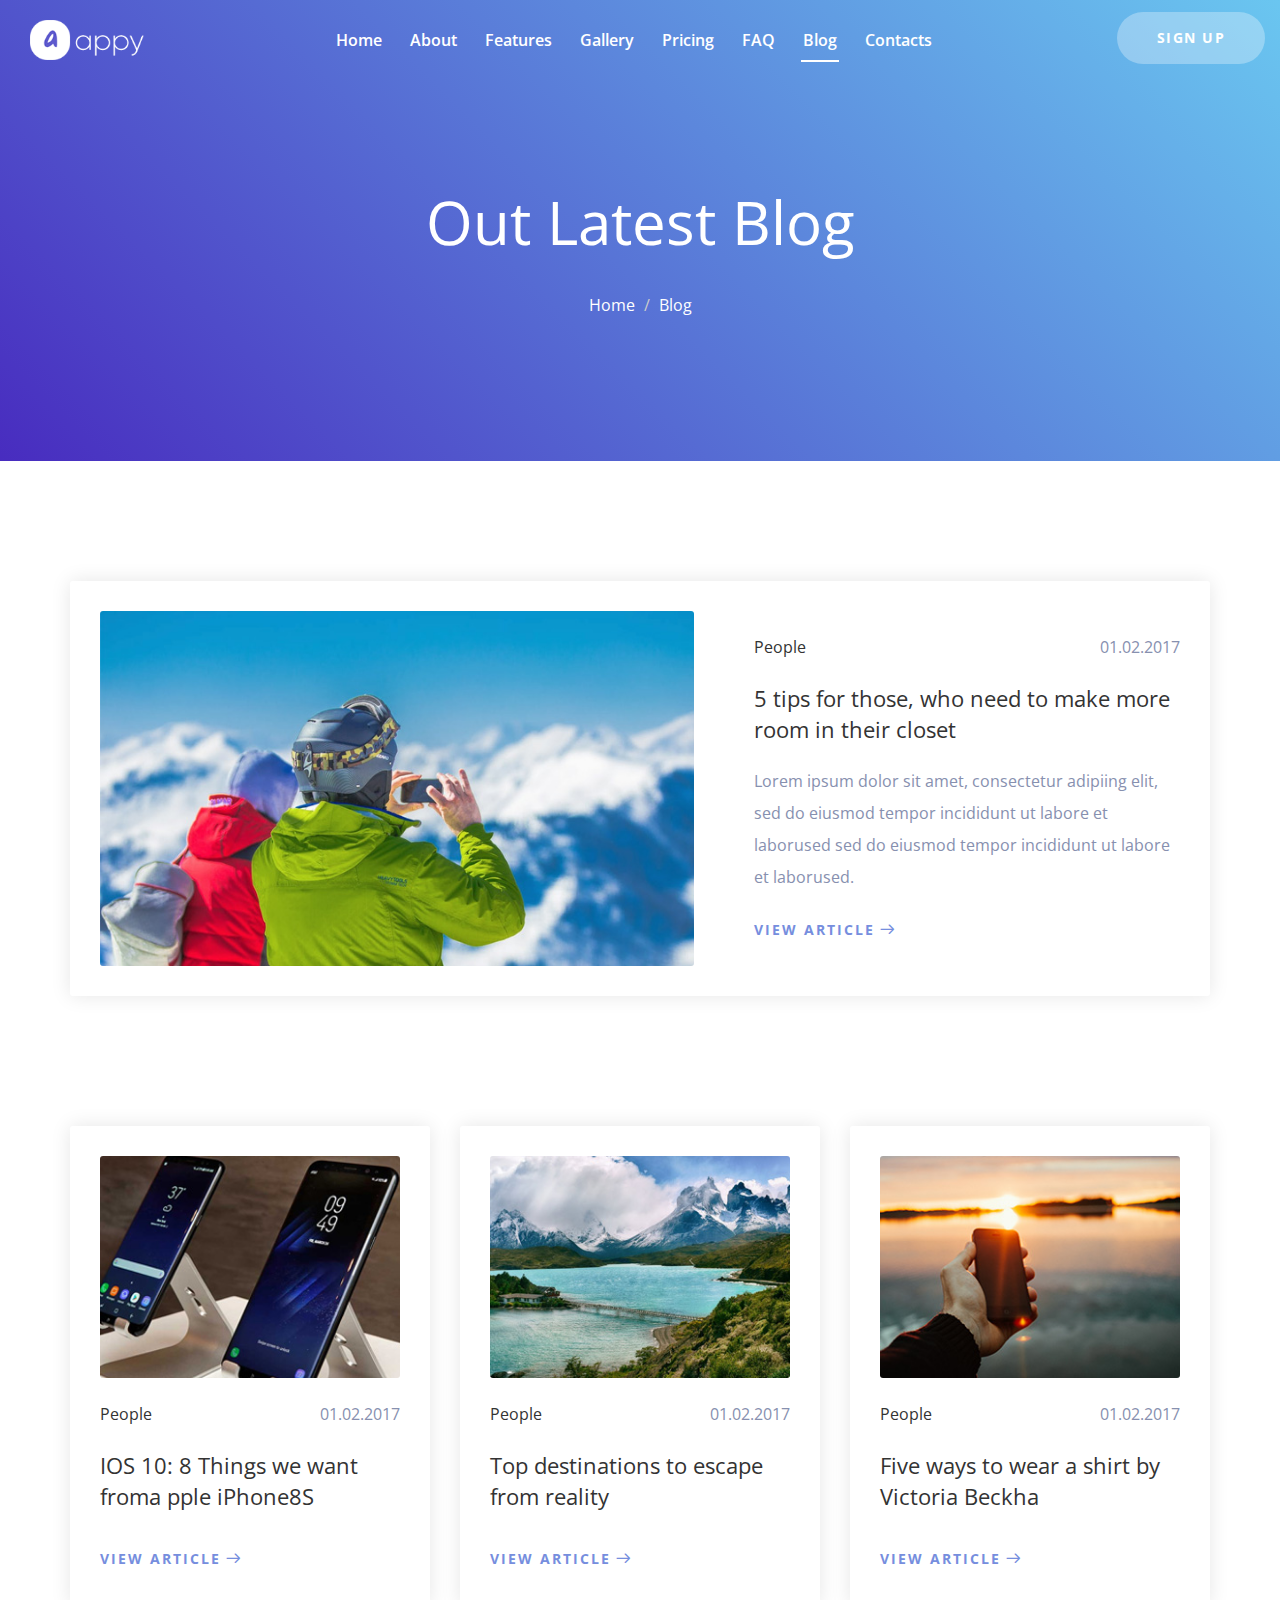
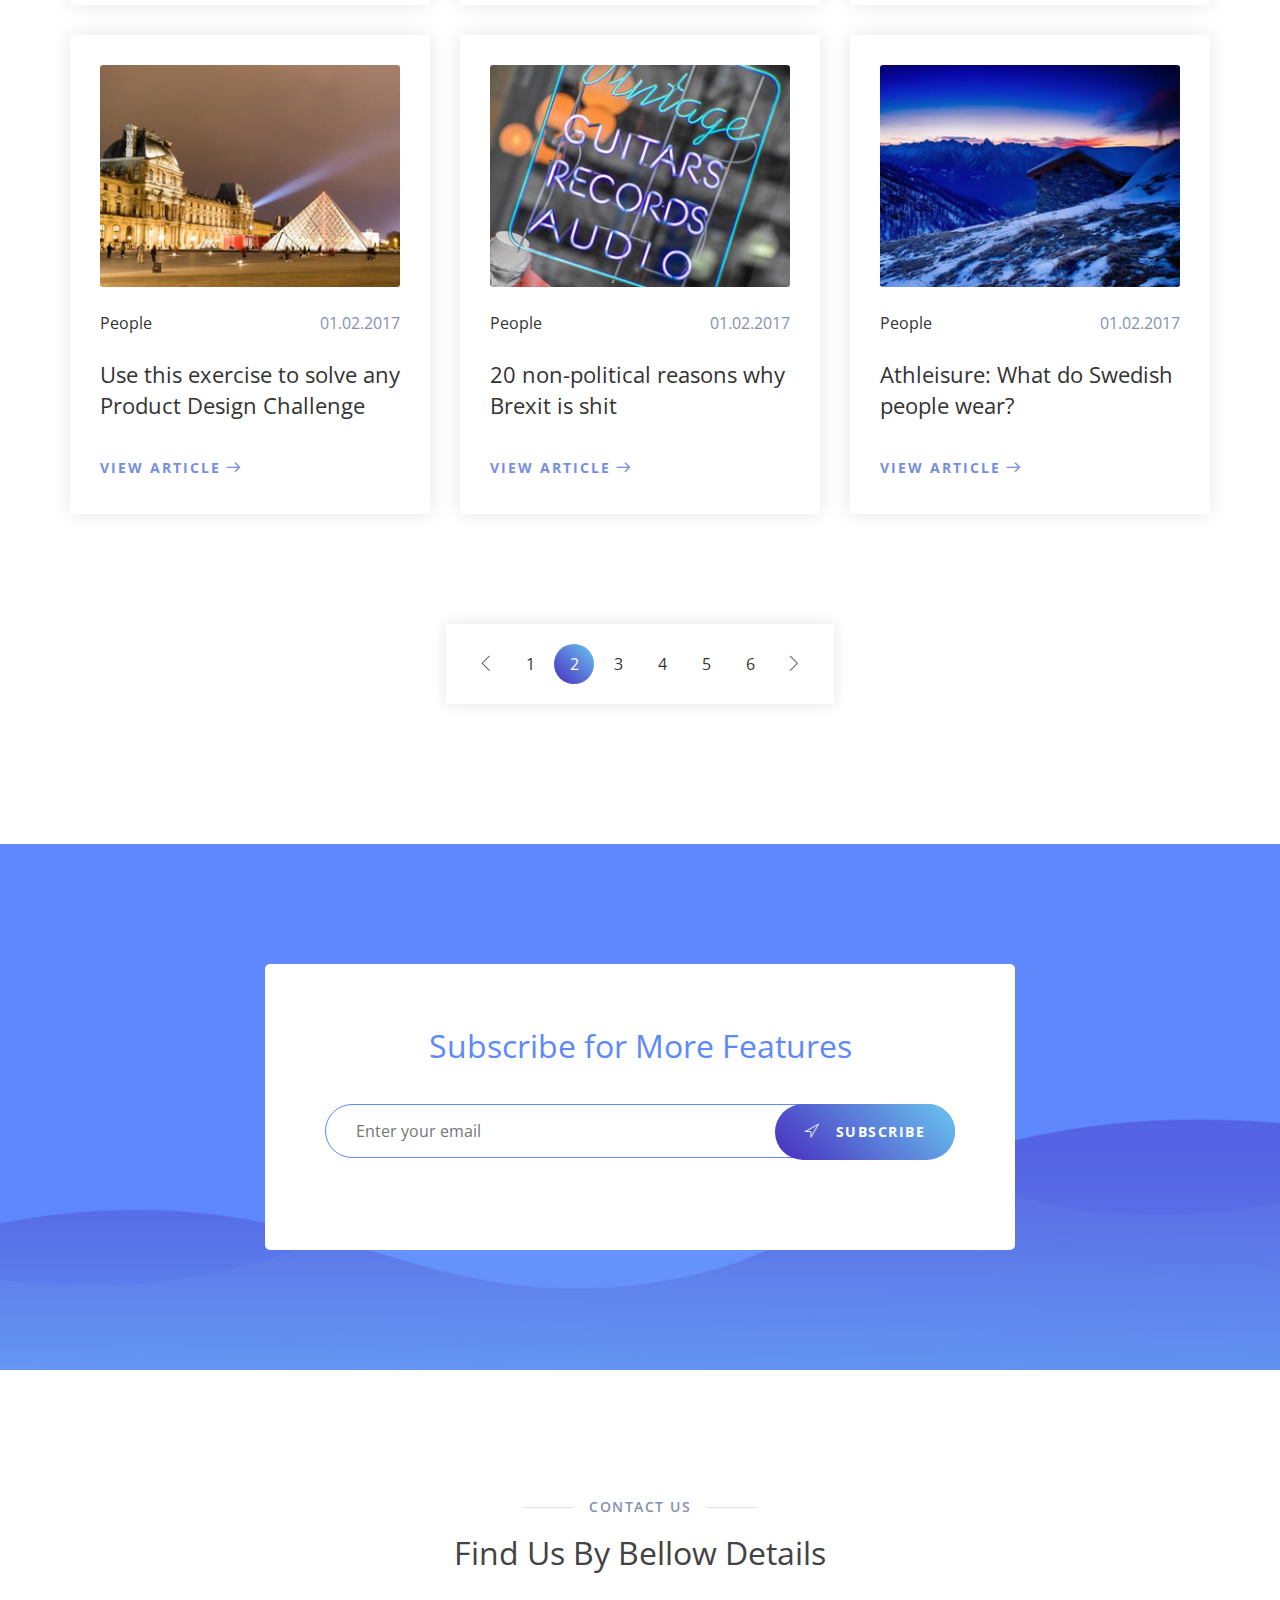
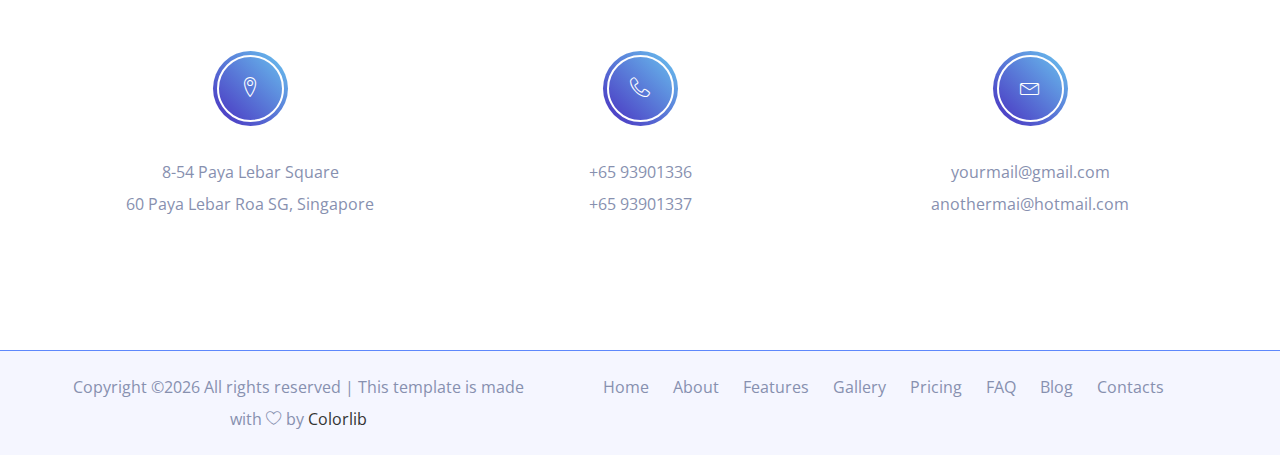
<file: blog.html>
<!doctype html>
<html class="no-js" lang="zxx">

<head>
    <meta charset="utf-8">
    <meta name="author" content="Ashekur Rahman">
    <meta name="description" content="">
    <meta name="keywords" content="HTML,CSS,XML,JavaScript">
    <meta http-equiv="x-ua-compatible" content="ie=edge">
    <meta name="viewport" content="width=device-width, initial-scale=1.0">
    <!-- Title -->
    <title>Appy App Landing Template.</title>
    <!-- Place favicon.ico in the root directory -->
    <link rel="apple-touch-icon" href="images/apple-touch-icon.png">
    <link rel="shortcut icon" type="image/ico" href="images/favicon.ico" />
    <!-- Plugin-CSS -->
    <link rel="stylesheet" href="css/bootstrap.min.css">
    <link rel="stylesheet" href="css/owl.carousel.min.css">
    <link rel="stylesheet" href="css/linearicons.css">
    <link rel="stylesheet" href="css/magnific-popup.css">
    <link rel="stylesheet" href="css/animate.css">
    <!-- Main-Stylesheets -->
    <link rel="stylesheet" href="css/normalize.css">
    <link rel="stylesheet" href="style.css">
    <link rel="stylesheet" href="css/responsive.css">
    <script src="js/vendor/modernizr-2.8.3.min.js"></script>
    <!--[if lt IE 9]>
        <script src="//oss.maxcdn.com/html5shiv/3.7.2/html5shiv.min.js"></script>
        <script src="//oss.maxcdn.com/respond/1.4.2/respond.min.js"></script>
    <![endif]-->
</head>

<body data-spy="scroll" data-target=".mainmenu-area">
    <!-- Preloader-content -->
    <div class="preloader">
        <span><i class="lnr lnr-sun"></i></span>
    </div>
    <!-- MainMenu-Area -->
    <nav class="mainmenu-area" data-spy="affix" data-offset-top="200">
        <div class="container-fluid">
            <div class="navbar-header">
                <button type="button" class="navbar-toggle" data-toggle="collapse" data-target="#primary_menu">
                    <span class="icon-bar"></span>
                    <span class="icon-bar"></span>
                    <span class="icon-bar"></span>
                </button>
                <a class="navbar-brand" href="#"><img src="images/logo.png" alt="Logo"></a>
            </div>
            <div class="collapse navbar-collapse" id="primary_menu">
                <ul class="nav navbar-nav mainmenu">
                    <li><a href="index.html#home_page">Home</a></li>
                    <li><a href="index.html#about_page">About</a></li>
                    <li><a href="index.html#features_page">Features</a></li>
                    <li><a href="index.html#gallery_page">Gallery</a></li>
                    <li><a href="index.html#price_page">Pricing</a></li>
                    <li><a href="index.html#questions_page">FAQ</a></li>
                    <li class="active"><a href="blog.html">Blog</a></li>
                    <li><a href="index.html#contact_page">Contacts</a></li>
                </ul>
                <div class="right-button hidden-xs">
                    <a href="#">Sign Up</a>
                </div>
            </div>
        </div>
    </nav>
    <!-- MainMenu-Area-End -->

    <header class="site-header">
        <div class="container">
            <div class="row">
                <div class="col-xs-12 text-center">
                    <h1 class="white-color">Out Latest Blog</h1>
                    <ul class="breadcrumb">
                        <li><a href="index.html">Home</a></li>
                        <li>Blog</li>
                    </ul>
                </div>
            </div>
        </div>
    </header>
    <div class="section-padding">
        <div class="container">
            <div class="row">
                <div class="col-xs-12">
                    <article class="post-single sticky">
                        <figure class="post-media">
                            <img src="images/sticky-image.jpg" alt="">
                        </figure>
                        <div class="post-body">
                            <div class="post-meta">
                                <div class="post-tags"><a href="#">People</a></div>
                                <div class="post-date">01.02.2017</div>
                            </div>
                            <h4 class="dark-color"><a href="single.html">5 tips for those, who need to make more room in their closet</a></h4>
                            <p>Lorem ipsum dolor sit amet, consectetur adipiing elit, sed do eiusmod tempor incididunt ut labore et laborused sed do eiusmod tempor incididunt ut labore et laborused.</p>
                            <a href="single.html" class="read-more">View Article</a>
                        </div>
                    </article>
                    <div class="space-100"></div>
                </div>
            </div>
            <div class="row">
                <div class="col-xs-12 col-sm-6 col-md-4">
                    <article class="post-single">
                        <figure class="post-media">
                            <img src="images/blog-1.jpg" alt="">
                        </figure>
                        <div class="post-body">
                            <div class="post-meta">
                                <div class="post-tags"><a href="#">People</a></div>
                                <div class="post-date">01.02.2017</div>
                            </div>
                            <h4 class="dark-color"><a href="single.html">IOS 10: 8 Things we want froma pple iPhone8S</a></h4>
                            <a href="single.html" class="read-more">View Article</a>
                        </div>
                    </article>
                </div>
                <div class="col-xs-12 col-sm-6 col-md-4">
                    <article class="post-single">
                        <figure class="post-media">
                            <img src="images/blog-2.jpg" alt="">
                        </figure>
                        <div class="post-body">
                            <div class="post-meta">
                                <div class="post-tags"><a href="#">People</a></div>
                                <div class="post-date">01.02.2017</div>
                            </div>
                            <h4 class="dark-color"><a href="single.html">Top destinations to escape from reality</a></h4>
                            <a href="single.html" class="read-more">View Article</a>
                        </div>
                    </article>
                </div>
                <div class="col-xs-12 col-sm-6 col-md-4">
                    <article class="post-single">
                        <figure class="post-media">
                            <img src="images/blog-3.jpg" alt="">
                        </figure>
                        <div class="post-body">
                            <div class="post-meta">
                                <div class="post-tags"><a href="#">People</a></div>
                                <div class="post-date">01.02.2017</div>
                            </div>
                            <h4 class="dark-color"><a href="single.html">Five ways to wear a shirt by Victoria Beckha</a></h4>
                            <a href="single.html" class="read-more">View Article</a>
                        </div>
                    </article>
                </div>
                <div class="col-xs-12 col-sm-6 col-md-4">
                    <article class="post-single">
                        <figure class="post-media">
                            <img src="images/blog-4.jpg" alt="">
                        </figure>
                        <div class="post-body">
                            <div class="post-meta">
                                <div class="post-tags"><a href="#">People</a></div>
                                <div class="post-date">01.02.2017</div>
                            </div>
                            <h4 class="dark-color"><a href="single.html">Use this exercise to solve any Product Design Challenge</a></h4>
                            <a href="single.html" class="read-more">View Article</a>
                        </div>
                    </article>
                </div>
                <div class="col-xs-12 col-sm-6 col-md-4">
                    <article class="post-single">
                        <figure class="post-media">
                            <img src="images/blog-5.jpg" alt="">
                        </figure>
                        <div class="post-body">
                            <div class="post-meta">
                                <div class="post-tags"><a href="#">People</a></div>
                                <div class="post-date">01.02.2017</div>
                            </div>
                            <h4 class="dark-color"><a href="single.html">20 non-political reasons why Brexit is shit</a></h4>
                            <a href="single.html" class="read-more">View Article</a>
                        </div>
                    </article>
                </div>
                <div class="col-xs-12 col-sm-6 col-md-4">
                    <article class="post-single">
                        <figure class="post-media">
                            <img src="images/blog-6.jpg" alt="">
                        </figure>
                        <div class="post-body">
                            <div class="post-meta">
                                <div class="post-tags"><a href="#">People</a></div>
                                <div class="post-date">01.02.2017</div>
                            </div>
                            <h4 class="dark-color"><a href="single.html">Athleisure: What do Swedish people wear?</a></h4>
                            <a href="single.html" class="read-more">View Article</a>
                        </div>
                    </article>
                </div>
            </div>
            <div class="row">
                <div class="col-xs-12">
                    <div class="pagination">
                        <div class="nav-links">
                            <a href="#" class="prev page-numbers"><i class="lnr lnr-chevron-left"></i></a>
                            <a href="#" class="page-numbers">1</a>
                            <span class="page-numbers current">2</span>
                            <a href="#" class="page-numbers">3</a>
                            <a href="#" class="page-numbers">4</a>
                            <a href="#" class="page-numbers">5</a>
                            <a href="#" class="page-numbers">6</a>
                            <a href="#" class="next page-numbers"><i class="lnr lnr-chevron-right"></i></a>
                        </div>
                    </div>
                </div>
            </div>
        </div>
    </div>
    <!-- Subscribe-Form -->
    <div class="subscribe-area section-padding">
        <div class="container">
            <div class="row">
                <div class="col-xs-12 col-sm-8 col-sm-offset-2">
                    <div class="subscribe-form text-center">
                        <h3 class="blue-color">Subscribe for More Features</h3>
                        <div class="space-20"></div>
                        <form id="mc-form">
                            <input type="email" class="control" placeholder="Enter your email" required="required" id="mc-email">
                            <button class="bttn-white active" type="submit"><span class="lnr lnr-location"></span> Subscribe</button>
                            <label class="mt10" for="mc-email"></label>
                        </form>
                    </div>
                </div>
            </div>
        </div>
    </div>
    <!-- Subscribe-Form-Area -->
    <!-- Footer-Area -->
    <footer class="footer-area" id="contact_page">
        <div class="section-padding">
            <div class="container">
                <div class="row">
                    <div class="col-xs-12">
                        <div class="page-title text-center">
                            <h5 class="title">Contact US</h5>
                            <h3 class="dark-color">Find Us By Bellow Details</h3>
                            <div class="space-60"></div>
                        </div>
                    </div>
                </div>
                <div class="row">
                    <div class="col-xs-12 col-sm-4">
                        <div class="footer-box">
                            <div class="box-icon">
                                <span class="lnr lnr-map-marker"></span>
                            </div>
                            <p>8-54 Paya Lebar Square <br /> 60 Paya Lebar Roa SG, Singapore</p>
                        </div>
                        <div class="space-30 hidden visible-xs"></div>
                    </div>
                    <div class="col-xs-12 col-sm-4">
                        <div class="footer-box">
                            <div class="box-icon">
                                <span class="lnr lnr-phone-handset"></span>
                            </div>
                            <p>+65 93901336 <br /> +65 93901337</p>
                        </div>
                        <div class="space-30 hidden visible-xs"></div>
                    </div>
                    <div class="col-xs-12 col-sm-4">
                        <div class="footer-box">
                            <div class="box-icon">
                                <span class="lnr lnr-envelope"></span>
                            </div>
                            <p>yourmail@gmail.com <br /> anothermai@hotmail.com
                            </p>
                        </div>
                    </div>
                </div>
            </div>
        </div>
        <!-- Footer-Bootom -->
        <div class="footer-bottom">
            <div class="container">
                <div class="row">
                    <div class="col-xs-12 col-md-5">

                        <!-- Link back to Colorlib can't be removed. Template is licensed under CC BY 3.0. -->
            <span>Copyright &copy;<script>document.write(new Date().getFullYear());</script> All rights reserved | This template is made with <i class="lnr lnr-heart" aria-hidden="true"></i> by <a href="https://colorlib.com" target="_blank">Colorlib</a></span>
            <!-- Link back to Colorlib can't be removed. Template is licensed under CC BY 3.0. -->
                        <div class="space-30 hidden visible-xs"></div>
                    </div>
                    <div class="col-xs-12 col-md-7">
                        <div class="footer-menu">
                            <ul>
                                <li class="active"><a href="index.html#home_page">Home</a></li>
                                <li><a href="index.html#about_page">About</a></li>
                                <li><a href="index.html#features_page">Features</a></li>
                                <li><a href="index.html#gallery_page">Gallery</a></li>
                                <li><a href="index.html#price_page">Pricing</a></li>
                                <li><a href="index.html#questions_page">FAQ</a></li>
                                <li><a href="blog.html">Blog</a></li>
                                <li><a href="index.html#contact_page">Contacts</a></li>
                            </ul>
                        </div>
                    </div>
                </div>
            </div>
        </div>
        <!-- Footer-Bootom-End -->
    </footer>
    <!-- Footer-Area-End -->
    <!--Vendor-JS-->
    <script src="js/vendor/jquery-1.12.4.min.js"></script>
    <script src="js/vendor/jquery-ui.js"></script>
    <script src="js/vendor/bootstrap.min.js"></script>
    <!--Plugin-JS-->
    <script src="js/owl.carousel.min.js"></script>
    <script src="js/contact-form.js"></script>
    <script src="js/ajaxchimp.js"></script>
    <script src="js/scrollUp.min.js"></script>
    <script src="js/magnific-popup.min.js"></script>
    <script src="js/wow.min.js"></script>
    <!--Main-active-JS-->
    <script src="js/main.js"></script>
</body>

</html>
</file>
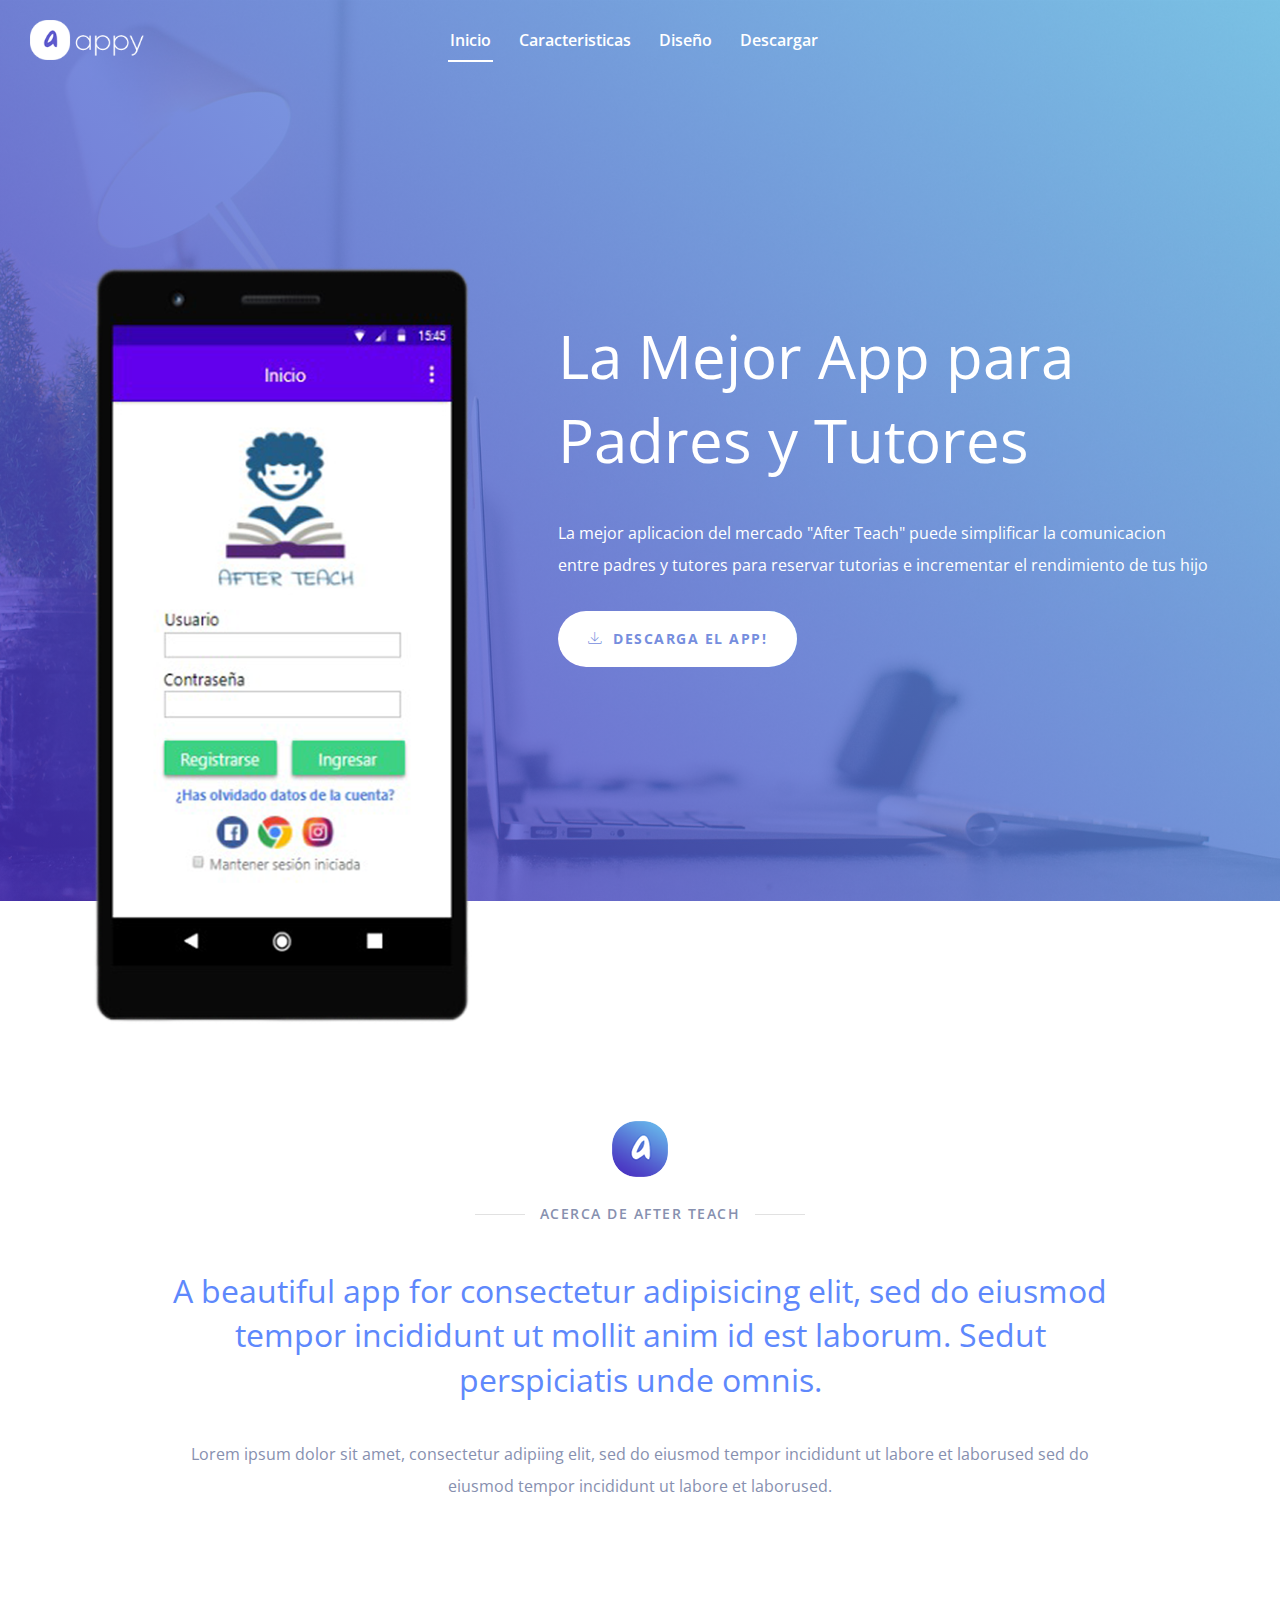
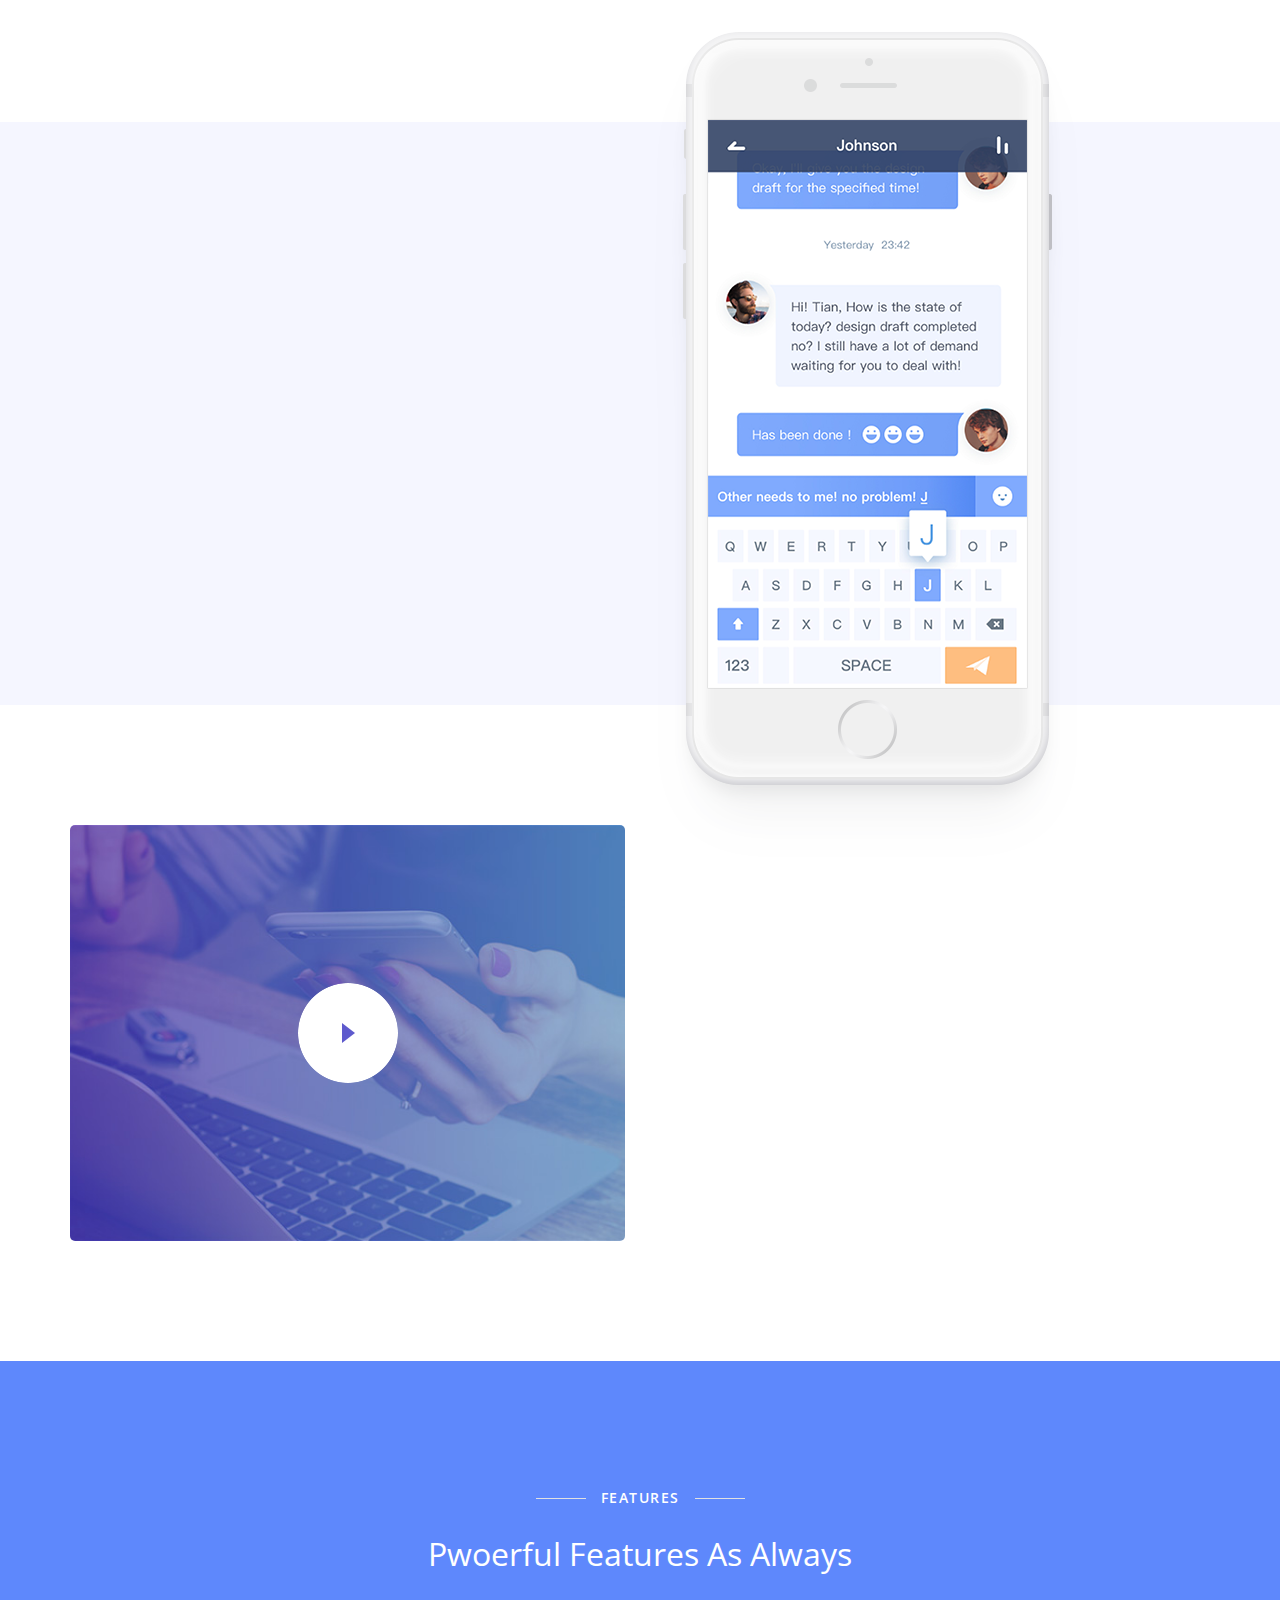
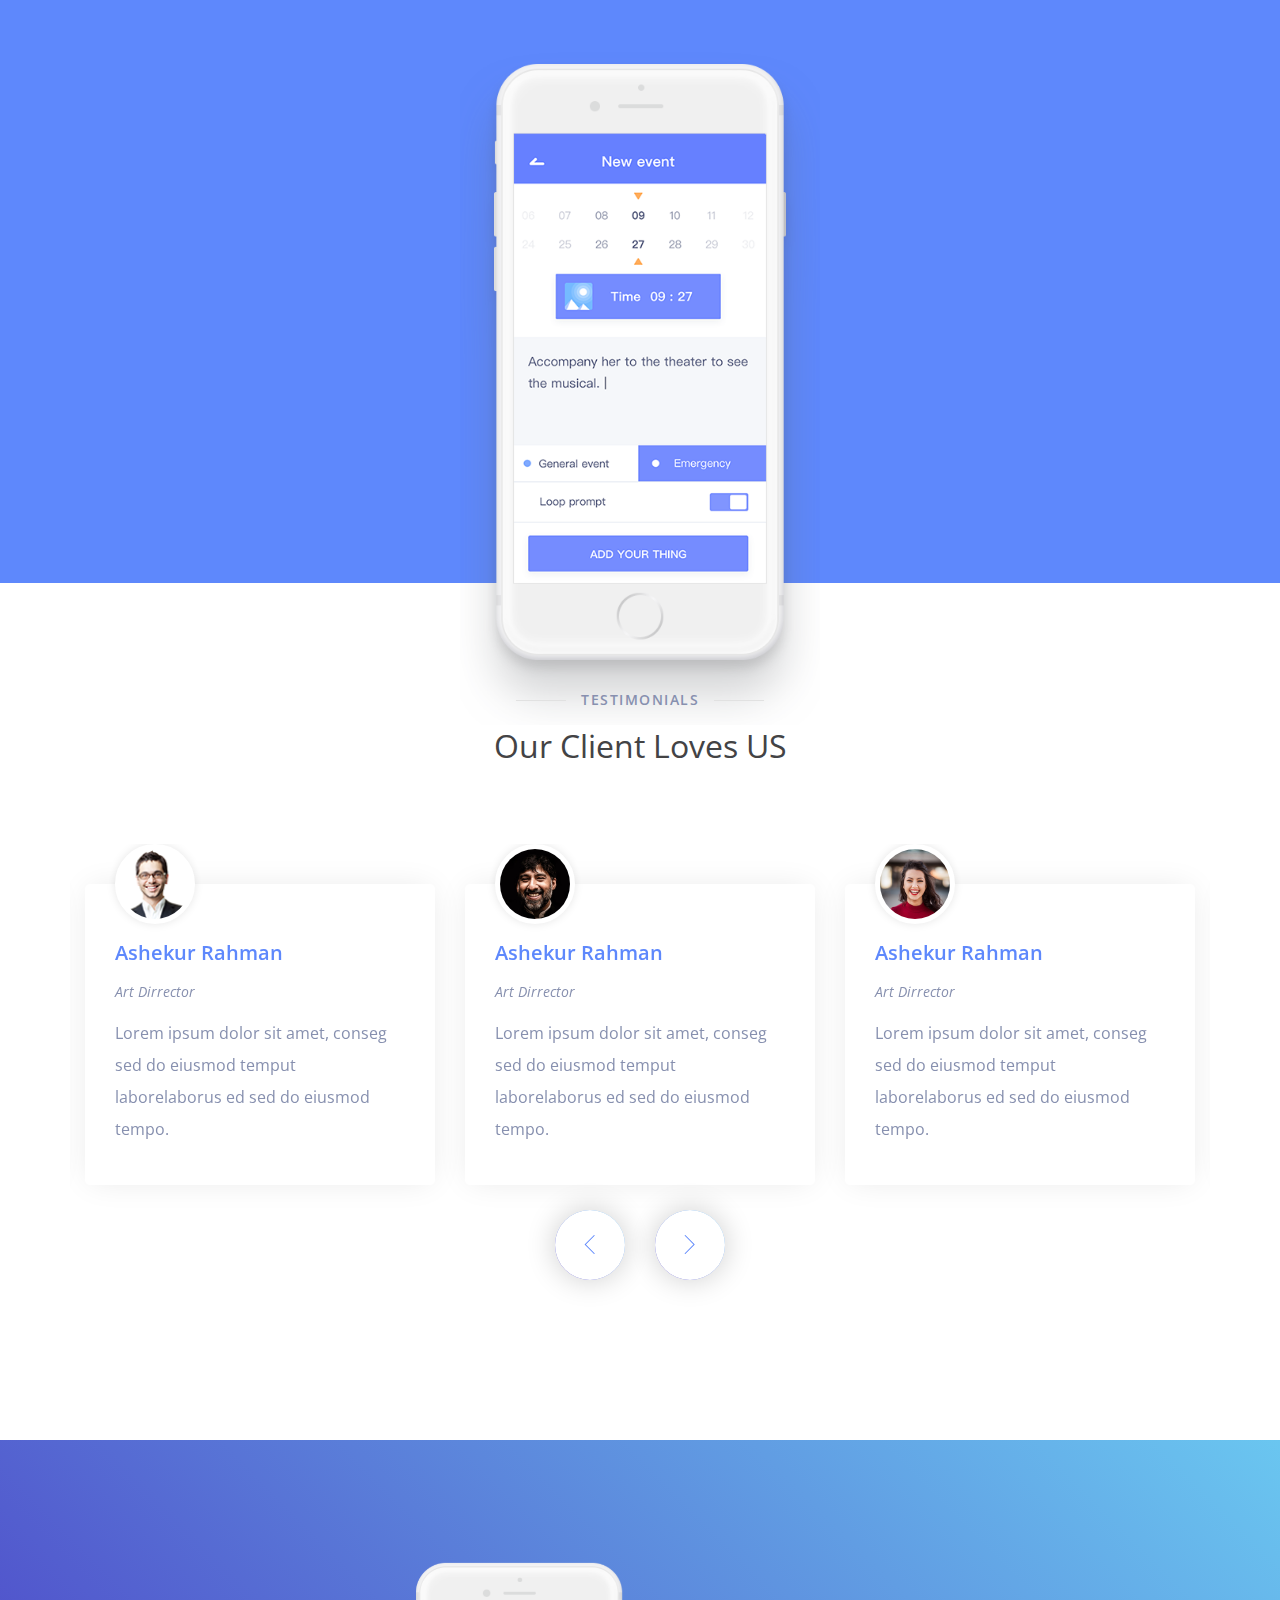
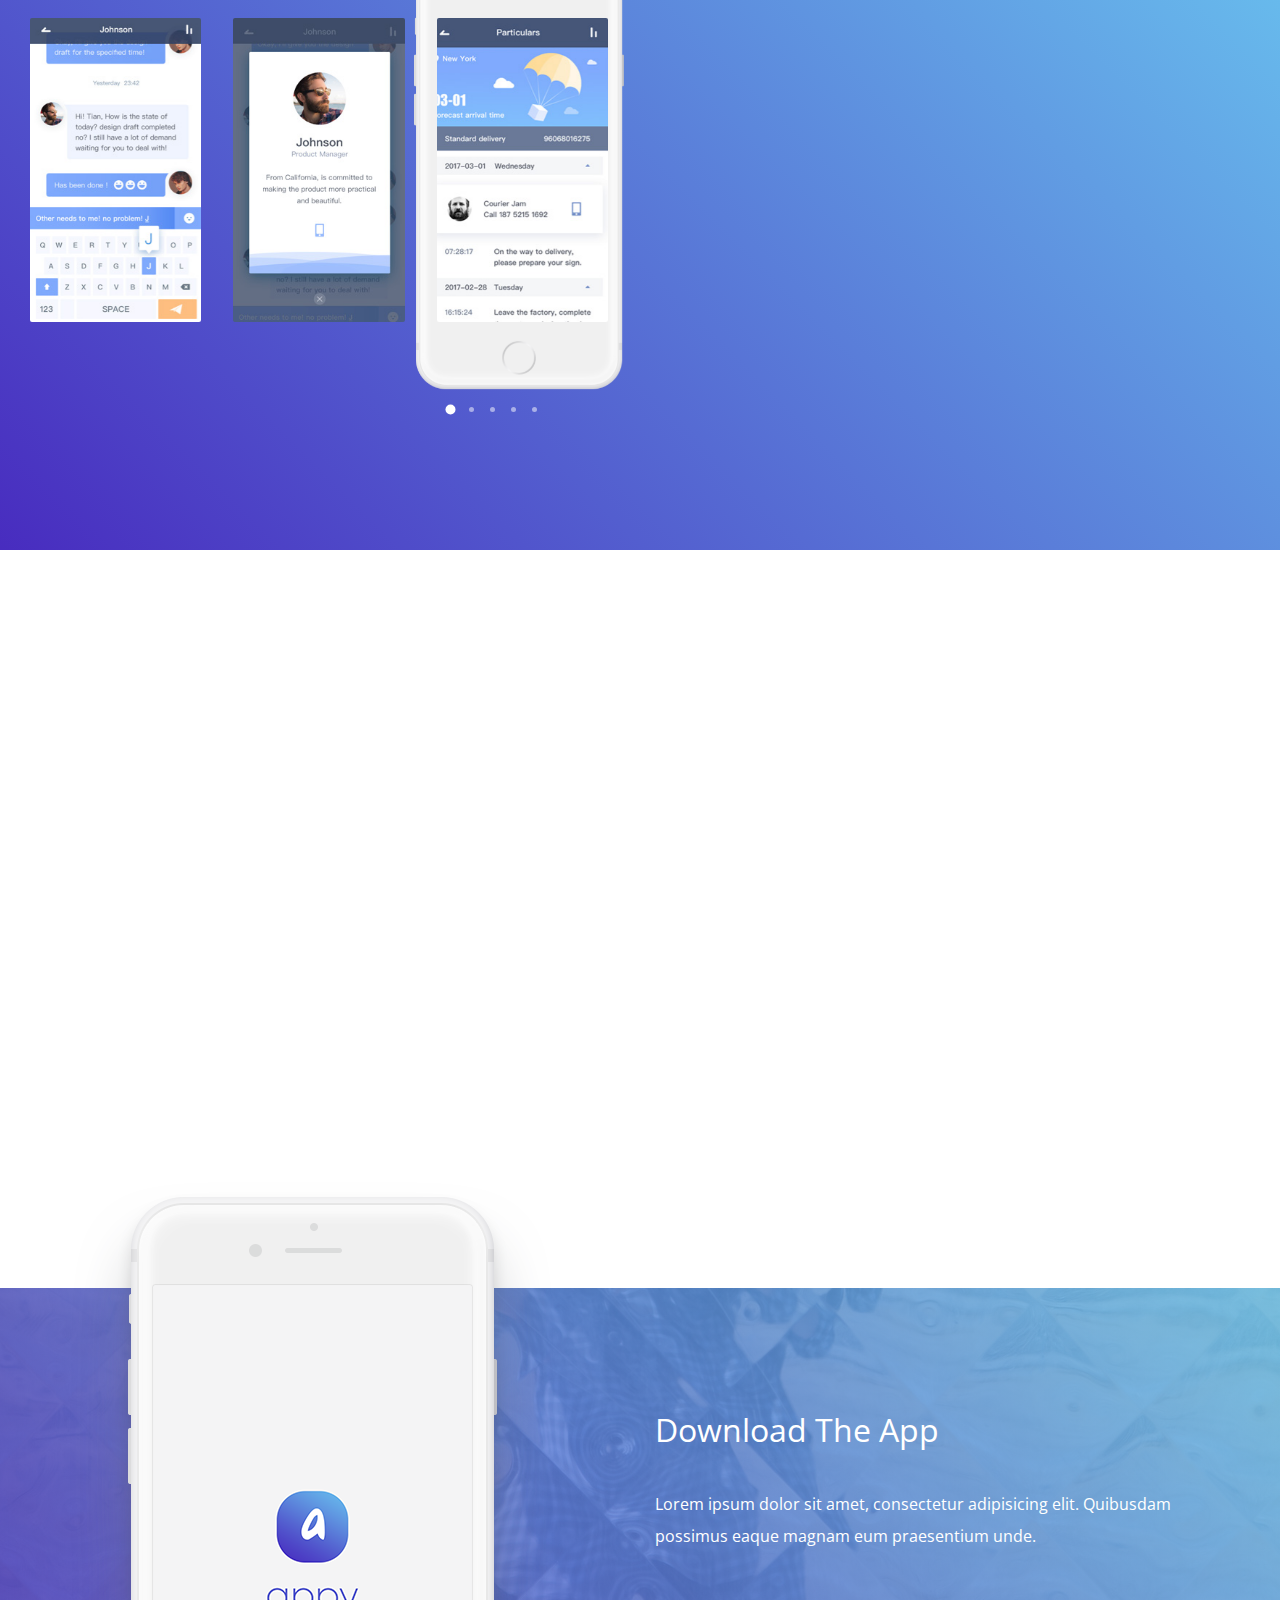
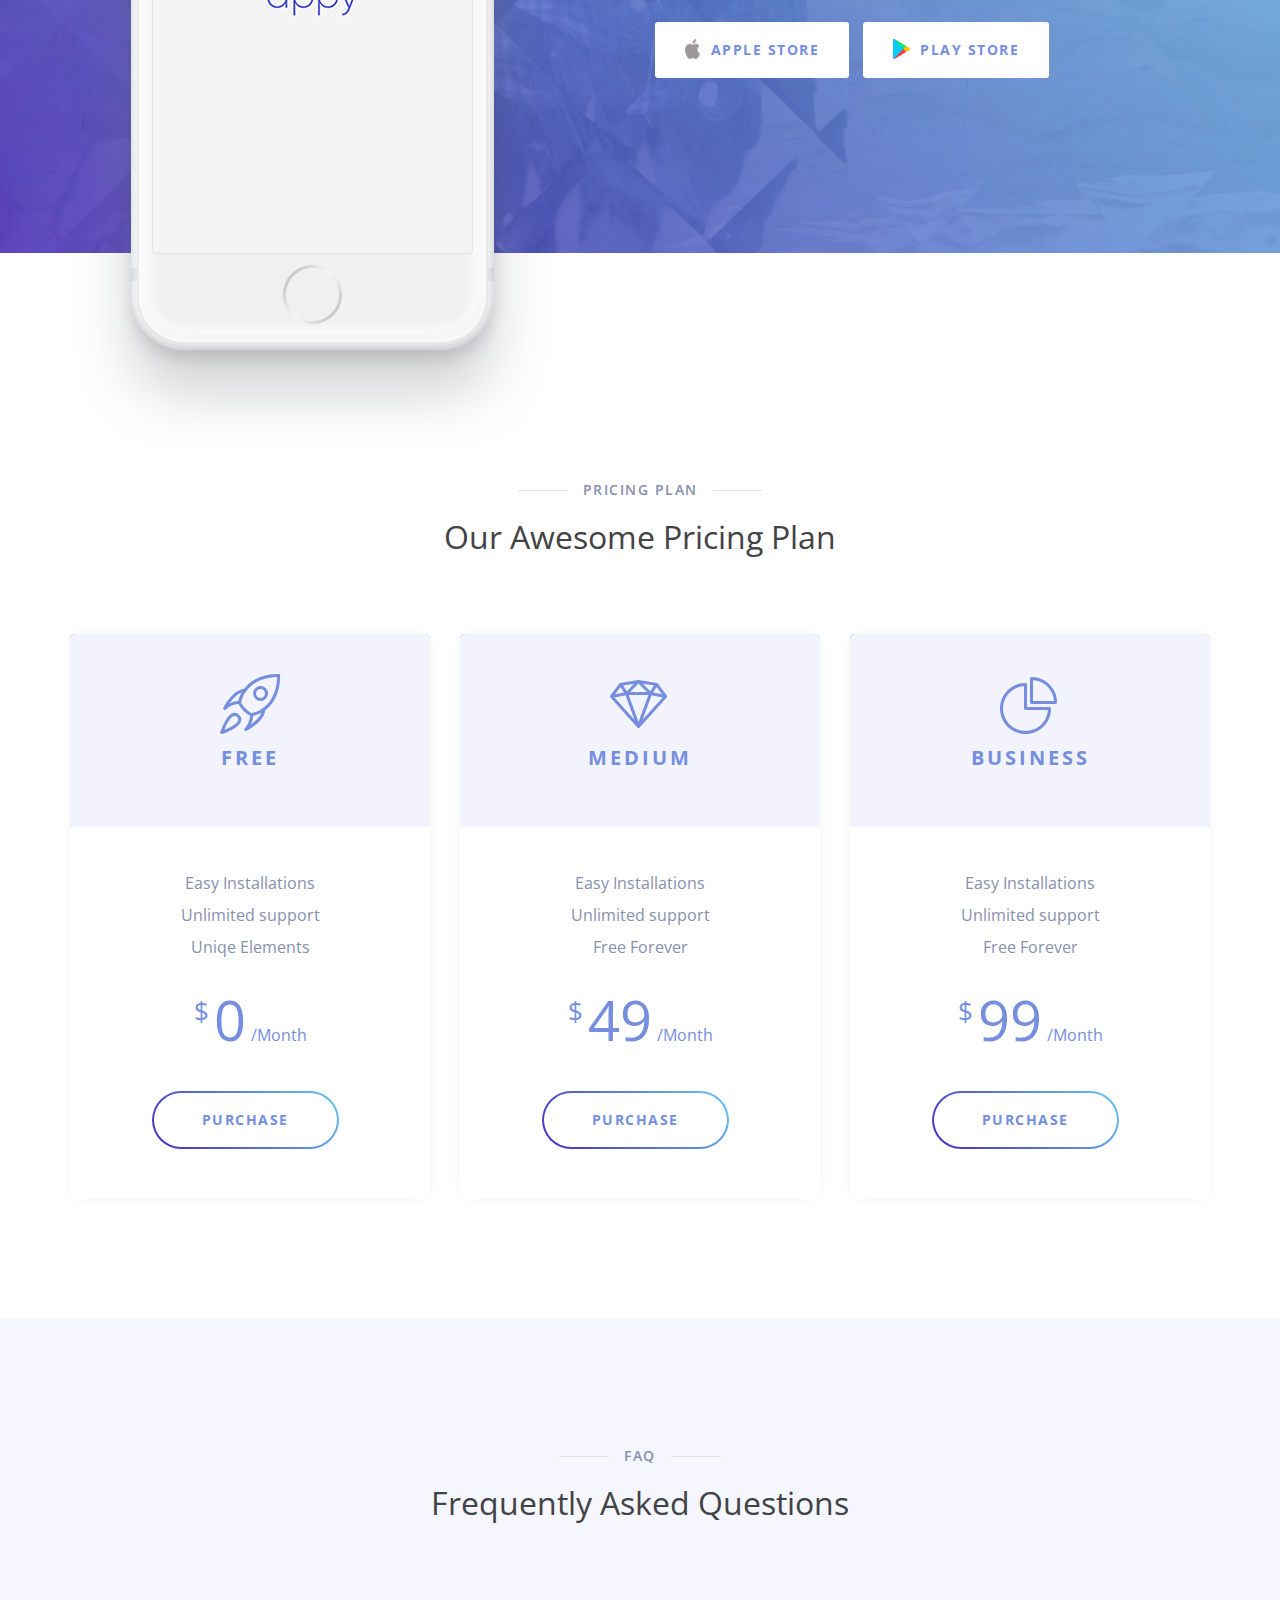
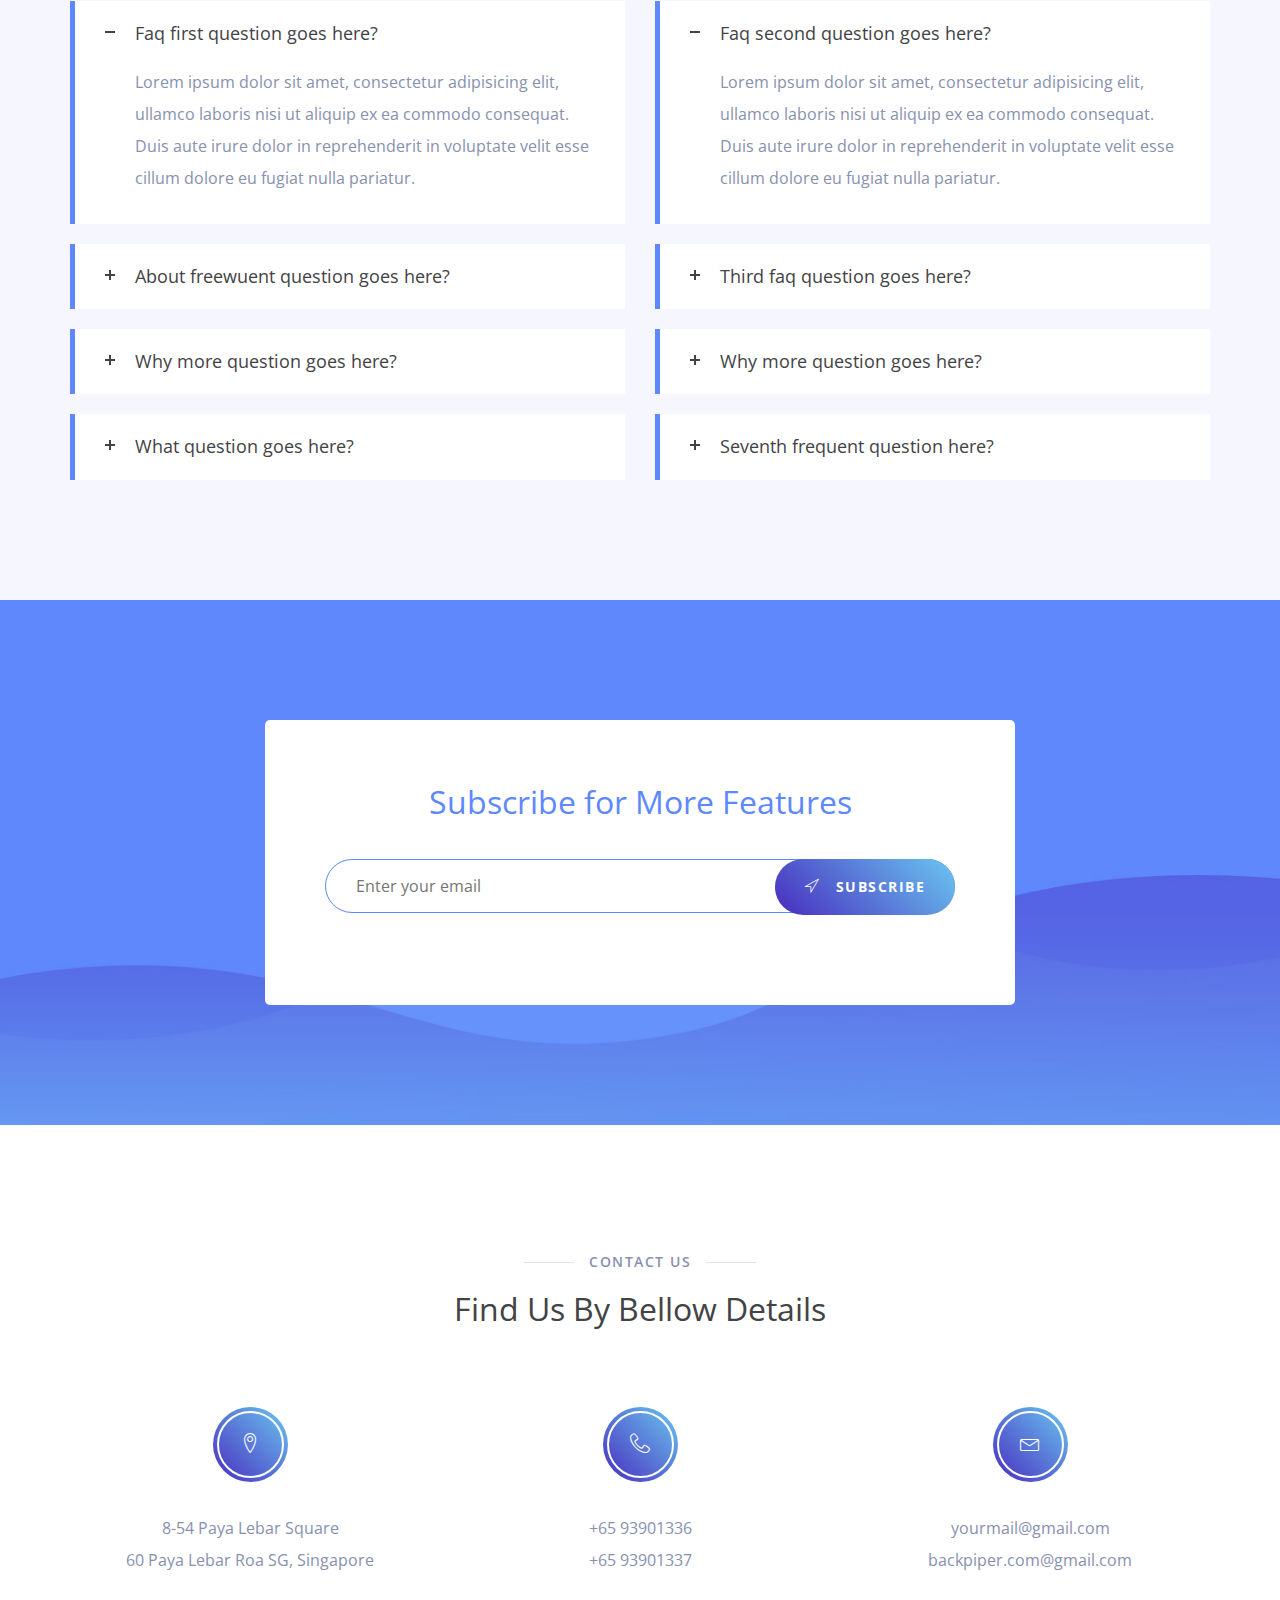
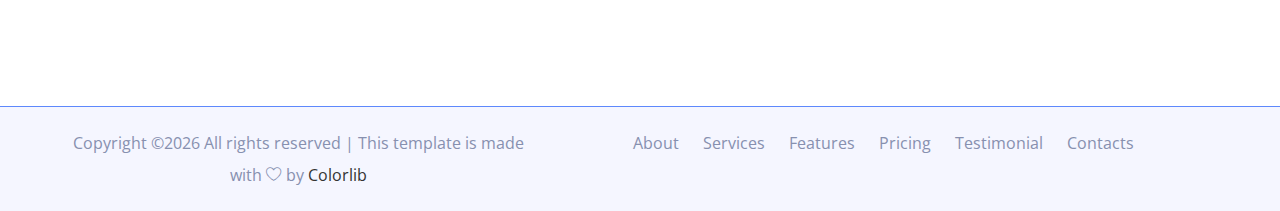
<file: indexOg.html>
<!doctype html>
<html class="no-js" lang="zxx">

<head>
    <meta charset="utf-8">
    <meta name="author" content="Sumon Rahman">
    <meta name="description" content="">
    <meta name="keywords" content="HTML,CSS,XML,JavaScript">
    <meta http-equiv="x-ua-compatible" content="ie=edge">
    <meta name="viewport" content="width=device-width, initial-scale=1.0">
    <!-- Title -->
    <title>AfterTeach</title>
    <!-- Place favicon.ico in the root directory -->
    <link rel="apple-touch-icon" href="images/apple-touch-icon.png">
    <link rel="shortcut icon" type="image/ico" href="images/favicon.ico" />
    <!-- Plugin-CSS -->
    <link rel="stylesheet" href="css/bootstrap.min.css">
    <link rel="stylesheet" href="css/owl.carousel.min.css">
    <link rel="stylesheet" href="css/linearicons.css">
    <link rel="stylesheet" href="css/magnific-popup.css">
    <link rel="stylesheet" href="css/animate.css">
    <!-- Main-Stylesheets -->
    <link rel="stylesheet" href="css/normalize.css">
    <link rel="stylesheet" href="style.css">
    <link rel="stylesheet" href="css/responsive.css">
    <script src="js/vendor/modernizr-2.8.3.min.js"></script>
    <!--[if lt IE 9]>
        <script src="//oss.maxcdn.com/html5shiv/3.7.2/html5shiv.min.js"></script>
        <script src="//oss.maxcdn.com/respond/1.4.2/respond.min.js"></script>
    <![endif]-->
</head>

<body data-spy="scroll" data-target=".mainmenu-area">
    <!-- Preloader-content -->
    <div class="preloader">
        <span><i class="lnr lnr-sun"></i></span>
    </div>
    <!-- MainMenu-Area -->
    <nav class="mainmenu-area" data-spy="affix" data-offset-top="200">
        <div class="container-fluid">
            <div class="navbar-header">
                <button type="button" class="navbar-toggle" data-toggle="collapse" data-target="#primary_menu">
                    <span class="icon-bar"></span>
                    <span class="icon-bar"></span>
                    <span class="icon-bar"></span>
                </button>
                <a class="navbar-brand" href="#"><img src="images/logo.png" alt="Logo"></a>
            </div>
            <div class="collapse navbar-collapse" id="primary_menu">
                <ul class="nav navbar-nav mainmenu">
                    <li class="active"><a href="#home_page">Inicio</a></li>
                    <li><a href="#about_page">Caracteristicas</a></li>
                    <li><a href="#gallery_page">Diseño</a></li>
                    <li><a href="blog.html">Descargar</a></li>
                </ul>
            </div>
        </div>
    </nav>
    <!-- MainMenu-Area-End -->
    <!-- Home-Area -->
    <header class="home-area overlay" id="home_page">
        <div class="container">
            <div class="row">
                <div class="col-xs-12 hidden-sm col-md-5">
                    <figure class="mobile-image wow fadeInUp" data-wow-delay="0.2s">
                        <img src="images/header-mobile 2.png" alt="">
                    </figure>
                </div>
                <div class="col-xs-12 col-md-7">
                    <div class="space-80 hidden-xs"></div>
                    <h1 class="wow fadeInUp" data-wow-delay="0.4s">La Mejor App para Padres y Tutores</h1>
                    <div class="space-20"></div>
                    <div class="desc wow fadeInUp" data-wow-delay="0.6s">
                        <p>La mejor aplicacion del mercado "After Teach" puede simplificar la comunicacion entre padres y tutores para reservar tutorias e incrementar el rendimiento de tus hijo</p>
                    </div>
                    <div class="space-20"></div>
                    <a href="#" class="bttn-white wow fadeInUp" data-wow-delay="0.8s"><i class="lnr lnr-download"></i>Descarga el app!</a>
                </div>
            </div>
        </div>
    </header>
    <!-- Home-Area-End -->
    <!-- About-Area -->
    <section class="section-padding" id="about_page">
        <div class="container">
            <div class="row">
                <div class="col-xs-12 col-md-10 col-md-offset-1">
                    <div class="page-title text-center">
                        <img src="images/about-logo.png" alt="About Logo">
                        <div class="space-20"></div>
                        <h5 class="title">Acerca de After Teach</h5>
                        <div class="space-30"></div>
                        <h3 class="blue-color">A beautiful app for consectetur adipisicing elit, sed do eiusmod tempor incididunt ut mollit anim id est laborum. Sedut perspiciatis unde omnis. </h3>
                        <div class="space-20"></div>
                        <p>Lorem ipsum dolor sit amet, consectetur adipiing elit, sed do eiusmod tempor incididunt ut labore et laborused sed do eiusmod tempor incididunt ut labore et laborused.</p>
                    </div>
                </div>
            </div>
        </div>
    </section>
    <!-- About-Area-End -->
    <!-- Progress-Area -->
    <section class="progress-area gray-bg" id="progress_page">
        <div class="container">
            <div class="row">
                <div class="col-xs-12 col-md-6">
                    <div class="page-title section-padding">
                        <h5 class="title wow fadeInUp" data-wow-delay="0.2s">Our Progress</h5>
                        <div class="space-10"></div>
                        <h3 class="dark-color wow fadeInUp" data-wow-delay="0.4s">Grat Application Ever</h3>
                        <div class="space-20"></div>
                        <div class="desc wow fadeInUp" data-wow-delay="0.6s">
                            <p>Lorem ipsum dolor sit amet, consectetur adipiing elit, sed do eiusmod tempor incididunt ut labore et laborused sed do eiusmod tempor incididunt ut labore et laborused.</p>
                        </div>
                        <div class="space-50"></div>
                        <a href="#" class="bttn-default wow fadeInUp" data-wow-delay="0.8s">Learn More</a>
                    </div>
                </div>
                <div class="col-xs-12 col-md-6">
                    <figure class="mobile-image">
                        <img src="images/progress-phone.png" alt="">
                    </figure>
                </div>
            </div>
        </div>
    </section>
    <!-- Progress-Area-End -->
    <!-- Video-Area -->
    <section class="video-area section-padding">
        <div class="container">
            <div class="row">
                <div class="col-xs-12 col-md-6">
                    <div class="video-photo">
                        <img src="images/video-image.jpg" alt="">
                        <a href="https://www.youtube.com/watch?v=ScrDhTsX0EQ" class="popup video-button">
                            <img src="images/play-button.png" alt="">
                        </a>
                    </div>
                </div>
                <div class="col-xs-12 col-md-5 col-md-offset-1">
                    <div class="space-60 hidden visible-xs"></div>
                    <div class="page-title">
                        <h5 class="title wow fadeInUp" data-wow-delay="0.2s">VIDEO FEATURES</h5>
                        <div class="space-10"></div>
                        <h3 class="dark-color wow fadeInUp" data-wow-delay="0.4s">Grat Application Ever</h3>
                        <div class="space-20"></div>
                        <div class="desc wow fadeInUp" data-wow-delay="0.6s">
                            <p>Lorem ipsum dolor sit amet, consectetur adipiing elit, sed do eiusmod tempor incididunt ut labore et laborused sed do eiusmod tempor incididunt ut labore et laborused.</p>
                        </div>
                        <div class="space-50"></div>
                        <a href="#" class="bttn-default wow fadeInUp" data-wow-delay="0.8s">Learn More</a>
                    </div>
                </div>
            </div>
        </div>
    </section>
    <!-- Video-Area-End -->
    <!-- Feature-Area -->
    <section class="feature-area section-padding-top" id="features_page">
        <div class="container">
            <div class="row">
                <div class="col-xs-12 col-sm-8 col-sm-offset-2">
                    <div class="page-title text-center">
                        <h5 class="title">Features</h5>
                        <div class="space-10"></div>
                        <h3>Pwoerful Features As Always</h3>
                        <div class="space-60"></div>
                    </div>
                </div>
            </div>
            <div class="row">
                <div class="col-xs-12 col-sm-6 col-md-4">
                    <div class="service-box wow fadeInUp" data-wow-delay="0.2s">
                        <div class="box-icon">
                            <i class="lnr lnr-rocket"></i>
                        </div>
                        <h4>Fast &amp; Powerful</h4>
                        <p>Lorem ipsum dolor sit amet, consectetur adipisicing elit.</p>
                    </div>
                    <div class="space-60"></div>
                    <div class="service-box wow fadeInUp" data-wow-delay="0.4s">
                        <div class="box-icon">
                            <i class="lnr lnr-paperclip"></i>
                        </div>
                        <h4>Easily Editable</h4>
                        <p>Lorem ipsum dolor sit amet, consectetur adipisicing elit.</p>
                    </div>
                    <div class="space-60"></div>
                    <div class="service-box wow fadeInUp" data-wow-delay="0.6s">
                        <div class="box-icon">
                            <i class="lnr lnr-cloud-download"></i>
                        </div>
                        <h4>Cloud Storage</h4>
                        <p>Lorem ipsum dolor sit amet, consectetur adipisicing elit.</p>
                    </div>
                    <div class="space-60"></div>
                </div>
                <div class="hidden-xs hidden-sm col-md-4">
                    <figure class="mobile-image">
                        <img src="images/feature-image.png" alt="Feature Photo">
                    </figure>
                </div>
                <div class="col-xs-12 col-sm-6 col-md-4">
                    <div class="service-box wow fadeInUp" data-wow-delay="0.2s">
                        <div class="box-icon">
                            <i class="lnr lnr-clock"></i>
                        </div>
                        <h4>Easy Notifications</h4>
                        <p>Lorem ipsum dolor sit amet, consectetur adipisicing elit.</p>
                    </div>
                    <div class="space-60"></div>
                    <div class="service-box wow fadeInUp" data-wow-delay="0.4s">
                        <div class="box-icon">
                            <i class="lnr lnr-laptop-phone"></i>
                        </div>
                        <h4>Fully Responsive</h4>
                        <p>Lorem ipsum dolor sit amet, consectetur adipisicing elit.</p>
                    </div>
                    <div class="space-60"></div>
                    <div class="service-box wow fadeInUp" data-wow-delay="0.6s">
                        <div class="box-icon">
                            <i class="lnr lnr-cog"></i>
                        </div>
                        <h4>Editable Layout</h4>
                        <p>Lorem ipsum dolor sit amet, consectetur adipisicing elit.</p>
                    </div>
                    <div class="space-60"></div>
                </div>
            </div>
        </div>
    </section>
    <!-- Feature-Area-End -->
    <!-- Testimonial-Area -->
    <section class="testimonial-area" id="testimonial_page">
        <div class="container">
            <div class="row">
                <div class="col-xs-12">
                    <div class="page-title text-center">
                        <h5 class="title">Testimonials</h5>
                        <h3 class="dark-color">Our Client Loves US</h3>
                        <div class="space-60"></div>
                    </div>
                </div>
            </div>
            <div class="row">
                <div class="col-xs-12">
                    <div class="team-slide">
                        <div class="team-box">
                            <div class="team-image">
                                <img src="images/team-1.png" alt="">
                            </div>
                            <h4>Ashekur Rahman</h4>
                            <h6 class="position">Art Dirrector</h6>
                            <p>Lorem ipsum dolor sit amet, conseg sed do eiusmod temput laborelaborus ed sed do eiusmod tempo.</p>
                        </div>
                        <div class="team-box">
                            <div class="team-image">
                                <img src="images/team-2.jpg" alt="">
                            </div>
                            <h4>Ashekur Rahman</h4>
                            <h6 class="position">Art Dirrector</h6>
                            <p>Lorem ipsum dolor sit amet, conseg sed do eiusmod temput laborelaborus ed sed do eiusmod tempo.</p>
                        </div>
                        <div class="team-box">
                            <div class="team-image">
                                <img src="images/team-3.jpg" alt="">
                            </div>
                            <h4>Ashekur Rahman</h4>
                            <h6 class="position">Art Dirrector</h6>
                            <p>Lorem ipsum dolor sit amet, conseg sed do eiusmod temput laborelaborus ed sed do eiusmod tempo.</p>
                        </div>
                        <div class="team-box">
                            <div class="team-image">
                                <img src="images/team-1.png" alt="">
                            </div>
                            <h4>Ashekur Rahman</h4>
                            <h6 class="position">Art Dirrector</h6>
                            <p>Lorem ipsum dolor sit amet, conseg sed do eiusmod temput laborelaborus ed sed do eiusmod tempo.</p>
                        </div>
                        <div class="team-box">
                            <div class="team-image">
                                <img src="images/team-2.jpg" alt="">
                            </div>
                            <h4>Ashekur Rahman</h4>
                            <h6 class="position">Art Dirrector</h6>
                            <p>Lorem ipsum dolor sit amet, conseg sed do eiusmod temput laborelaborus ed sed do eiusmod tempo.</p>
                        </div>
                        <div class="team-box">
                            <div class="team-image">
                                <img src="images/team-3.jpg" alt="">
                            </div>
                            <h4>Ashekur Rahman</h4>
                            <h6 class="position">Art Dirrector</h6>
                            <p>Lorem ipsum dolor sit amet, conseg sed do eiusmod temput laborelaborus ed sed do eiusmod tempo.</p>
                        </div>
                    </div>
                </div>
            </div>
        </div>
    </section>
    <!-- Testimonial-Area-End -->
    <!-- Gallery-Area -->
    <section class="gallery-area section-padding" id="gallery_page">
        <div class="container-fluid">
            <div class="row">
                <div class="col-xs-12 col-sm-6 gallery-slider">
                    <div class="gallery-slide">
                        <div class="item"><img src="images/gallery-1.jpg" alt=""></div>
                        <div class="item"><img src="images/gallery-2.jpg" alt=""></div>
                        <div class="item"><img src="images/gallery-3.jpg" alt=""></div>
                        <div class="item"><img src="images/gallery-4.jpg" alt=""></div>
                        <div class="item"><img src="images/gallery-1.jpg" alt=""></div>
                        <div class="item"><img src="images/gallery-2.jpg" alt=""></div>
                        <div class="item"><img src="images/gallery-3.jpg" alt=""></div>
                        <div class="item"><img src="images/gallery-1.jpg" alt=""></div>
                        <div class="item"><img src="images/gallery-2.jpg" alt=""></div>
                        <div class="item"><img src="images/gallery-3.jpg" alt=""></div>
                        <div class="item"><img src="images/gallery-4.jpg" alt=""></div>
                        <div class="item"><img src="images/gallery-1.jpg" alt=""></div>
                        <div class="item"><img src="images/gallery-2.jpg" alt=""></div>
                        <div class="item"><img src="images/gallery-3.jpg" alt=""></div>
                    </div>
                </div>
                <div class="col-xs-12 col-sm-5 col-lg-3">
                    <div class="page-title">
                        <h5 class="white-color title wow fadeInUp" data-wow-delay="0.2s">Screenshots</h5>
                        <div class="space-10"></div>
                        <h3 class="white-color wow fadeInUp" data-wow-delay="0.4s">Screenshot 01</h3>
                    </div>
                    <div class="space-20"></div>
                    <div class="desc wow fadeInUp" data-wow-delay="0.6s">
                        <p>Lorem ipsum dolor sit amet, consectetur adipiing elit, sed do eiusmod tempor incididunt ut labore et laborused sed do eiusmod tempor incididunt ut labore et laborused.</p>
                    </div>
                    <div class="space-50"></div>
                    <a href="#" class="bttn-default wow fadeInUp" data-wow-delay="0.8s">Learn More</a>
                </div>
            </div>
        </div>
    </section>
    <!-- Gallery-Area-End -->
    <!-- How-To-Use -->
    <section class="section-padding">
        <div class="container">
            <div class="row">
                <div class="col-xs-12 col-sm-6">
                    <div class="page-title">
                        <h5 class="title wow fadeInUp" data-wow-delay="0.2s">Our features</h5>
                        <div class="space-10"></div>
                        <h3 class="dark-color wow fadeInUp" data-wow-delay="0.4s">Aour Approach of Design is Prety Simple and Clear</h3>
                    </div>
                    <div class="space-20"></div>
                    <div class="desc wow fadeInUp" data-wow-delay="0.6s">
                        <p>Lorem ipsum dolor sit amet, consectetur adipiing elit, sed do eiusmod tempor incididunt ut labore et laborused sed do eiusmod tempor incididunt ut labore et laborused.</p>
                    </div>
                    <div class="space-50"></div>
                    <a href="#" class="bttn-default wow fadeInUp" data-wow-delay="0.8s">Learn More</a>
                </div>
                <div class="col-xs-12 col-sm-6 col-md-5 col-md-offset-1">
                    <div class="space-60 hidden visible-xs"></div>
                    <div class="service-box wow fadeInUp" data-wow-delay="0.2s">
                        <div class="box-icon">
                            <i class="lnr lnr-clock"></i>
                        </div>
                        <h4>Easy Notifications</h4>
                        <p>Lorem ipsum dolor sit amet, consectetur adipisicing elit, sed do eiusmod tempor.</p>
                    </div>
                    <div class="space-50"></div>
                    <div class="service-box wow fadeInUp" data-wow-delay="0.2s">
                        <div class="box-icon">
                            <i class="lnr lnr-laptop-phone"></i>
                        </div>
                        <h4>Fully Responsive</h4>
                        <p>Lorem ipsum dolor sit amet, consectetur adipisicing elit, sed do eiusmod tempor.</p>
                    </div>
                    <div class="space-50"></div>
                    <div class="service-box wow fadeInUp" data-wow-delay="0.2s">
                        <div class="box-icon">
                            <i class="lnr lnr-cog"></i>
                        </div>
                        <h4>Editable Layout</h4>
                        <p>Lorem ipsum dolor sit amet, consectetur adipisicing elit, sed do eiusmod tempor.</p>
                    </div>
                </div>
            </div>
        </div>
    </section>
    <!-- How-To-Use-End -->
    <!-- Download-Area -->
    <div class="download-area overlay">
        <div class="container">
            <div class="row">
                <div class="col-xs-12 col-sm-6 hidden-sm">
                    <figure class="mobile-image">
                        <img src="images/download-image.png" alt="">
                    </figure>
                </div>
                <div class="col-xs-12 col-md-6 section-padding">
                    <h3 class="white-color">Download The App</h3>
                    <div class="space-20"></div>
                    <p>Lorem ipsum dolor sit amet, consectetur adipisicing elit. Quibusdam possimus eaque magnam eum praesentium unde.</p>
                    <div class="space-60"></div>
                    <a href="#" class="bttn-white sq"><img src="images/apple-icon.png" alt="apple icon"> Apple Store</a>
                    <a href="#" class="bttn-white sq"><img src="images/play-store-icon.png" alt="Play Store Icon"> Play Store</a>
                </div>
            </div>
        </div>
    </div>
    <!-- Download-Area-End -->
    <!--Price-Area -->
    <section class="section-padding price-area" id="price_page">
        <div class="container">
            <div class="row">
                <div class="col-xs-12">
                    <div class="page-title text-center">
                        <h5 class="title">Pricing Plan</h5>
                        <h3 class="dark-color">Our Awesome Pricing Plan</h3>
                        <div class="space-60"></div>
                    </div>
                </div>
            </div>
            <div class="row">
                <div class="col-xs-12 col-sm-4">
                    <div class="price-box">
                        <div class="price-header">
                            <div class="price-icon">
                                <span class="lnr lnr-rocket"></span>
                            </div>
                            <h4 class="upper">Free</h4>
                        </div>
                        <div class="price-body">
                            <ul>
                                <li>Easy Installations</li>
                                <li>Unlimited support</li>
                                <li>Uniqe Elements</li>
                            </ul>
                        </div>
                        <div class="price-rate">
                            <sup>&#36;</sup> <span class="rate">0</span> <small>/Month</small>
                        </div>
                        <div class="price-footer">
                            <a href="#" class="bttn-white">Purchase</a>
                        </div>
                    </div>
                    <div class="space-30 hidden visible-xs"></div>
                </div>
                <div class="col-xs-12 col-sm-4">
                    <div class="price-box">
                        <div class="price-header">
                            <div class="price-icon">
                                <span class="lnr lnr-diamond"></span>
                            </div>
                            <h4 class="upper">Medium</h4>
                        </div>
                        <div class="price-body">
                            <ul>
                                <li>Easy Installations</li>
                                <li>Unlimited support</li>
                                <li>Free Forever</li>
                            </ul>
                        </div>
                        <div class="price-rate">
                            <sup>&#36;</sup> <span class="rate">49</span> <small>/Month</small>
                        </div>
                        <div class="price-footer">
                            <a href="#" class="bttn-white">Purchase</a>
                        </div>
                    </div>
                    <div class="space-30 hidden visible-xs"></div>
                </div>
                <div class="col-xs-12 col-sm-4">
                    <div class="price-box">
                        <div class="price-header">
                            <div class="price-icon">
                                <span class="lnr lnr-pie-chart"></span>
                            </div>
                            <h4 class="upper">Business</h4>
                        </div>
                        <div class="price-body">
                            <ul>
                                <li>Easy Installations</li>
                                <li>Unlimited support</li>
                                <li>Free Forever</li>
                            </ul>
                        </div>
                        <div class="price-rate">
                            <sup>&#36;</sup> <span class="rate">99</span> <small>/Month</small>
                        </div>
                        <div class="price-footer">
                            <a href="#" class="bttn-white">Purchase</a>
                        </div>
                    </div>
                </div>
            </div>
        </div>
    </section>
    <!--Price-Area-End -->
    <!--Questions-Area -->
    <section id="questions_page" class="questions-area section-padding">
        <div class="container">
            <div class="row">
                <div class="col-xs-12">
                    <div class="page-title text-center">
                        <h5 class="title">FAQ</h5>
                        <h3 class="dark-color">Frequently Asked Questions</h3>
                        <div class="space-60"></div>
                    </div>
                </div>
            </div>
            <div class="row">
                <div class="col-xs-12 col-sm-6">
                    <div class="toggole-boxs">
                        <h3>Faq first question goes here? </h3>
                        <div>
                            <p>Lorem ipsum dolor sit amet, consectetur adipisicing elit, ullamco laboris nisi ut aliquip ex ea commodo consequat. Duis aute irure dolor in reprehenderit in voluptate velit esse cillum dolore eu fugiat nulla pariatur.</p>
                        </div>
                        <h3>About freewuent question goes here? </h3>
                        <div>
                            <p>Lorem ipsum dolor sit amet, consectetur adipisicing elit, ullamco laboris nisi ut aliquip ex ea commodo consequat. Duis aute irure dolor in reprehenderit in voluptate velit esse cillum dolore eu fugiat nulla pariatur.</p>
                        </div>
                        <h3>Why more question goes here? </h3>
                        <div>
                            <p>Lorem ipsum dolor sit amet, consectetur adipisicing elit, ullamco laboris nisi ut aliquip ex ea commodo consequat. Duis aute irure dolor in reprehenderit in voluptate velit esse cillum dolore eu fugiat nulla pariatur.</p>
                        </div>
                        <h3>What question goes here? </h3>
                        <div>
                            <p>Lorem ipsum dolor sit amet, consectetur adipisicing elit, ullamco laboris nisi ut aliquip ex ea commodo consequat. Duis aute irure dolor in reprehenderit in voluptate velit esse cillum dolore eu fugiat nulla pariatur.</p>
                        </div>
                    </div>
                </div>
                <div class="col-xs-12 col-sm-6">
                    <div class="space-20 hidden visible-xs"></div>
                    <div class="toggole-boxs">
                        <h3>Faq second question goes here? </h3>
                        <div>
                            <p>Lorem ipsum dolor sit amet, consectetur adipisicing elit, ullamco laboris nisi ut aliquip ex ea commodo consequat. Duis aute irure dolor in reprehenderit in voluptate velit esse cillum dolore eu fugiat nulla pariatur.</p>
                        </div>
                        <h3>Third faq question goes here? </h3>
                        <div>
                            <p>Lorem ipsum dolor sit amet, consectetur adipisicing elit, ullamco laboris nisi ut aliquip ex ea commodo consequat. Duis aute irure dolor in reprehenderit in voluptate velit esse cillum dolore eu fugiat nulla pariatur.</p>
                        </div>
                        <h3>Why more question goes here? </h3>
                        <div>
                            <p>Lorem ipsum dolor sit amet, consectetur adipisicing elit, ullamco laboris nisi ut aliquip ex ea commodo consequat. Duis aute irure dolor in reprehenderit in voluptate velit esse cillum dolore eu fugiat nulla pariatur.</p>
                        </div>
                        <h3>Seventh frequent question here? </h3>
                        <div>
                            <p>Lorem ipsum dolor sit amet, consectetur adipisicing elit, ullamco laboris nisi ut aliquip ex ea commodo consequat. Duis aute irure dolor in reprehenderit in voluptate velit esse cillum dolore eu fugiat nulla pariatur.</p>
                        </div>
                    </div>
                </div>
            </div>
        </div>
    </section>
    <!--Questions-Area-End -->
    <!-- Subscribe-Form -->
    <div class="subscribe-area section-padding">
        <div class="container">
            <div class="row">
                <div class="col-xs-12 col-sm-8 col-sm-offset-2">
                    <div class="subscribe-form text-center">
                        <h3 class="blue-color">Subscribe for More Features</h3>
                        <div class="space-20"></div>
                        <form id="mc-form">
                            <input type="email" class="control" placeholder="Enter your email" required="required" id="mc-email">
                            <button class="bttn-white active" type="submit"><span class="lnr lnr-location"></span> Subscribe</button>
                            <label class="mt10" for="mc-email"></label>
                        </form>
                    </div>
                </div>
            </div>
        </div>
    </div>
    <!-- Subscribe-Form-Area -->
    <!-- Footer-Area -->
    <footer class="footer-area" id="contact_page">
        <div class="section-padding">
            <div class="container">
                <div class="row">
                    <div class="col-xs-12">
                        <div class="page-title text-center">
                            <h5 class="title">Contact US</h5>
                            <h3 class="dark-color">Find Us By Bellow Details</h3>
                            <div class="space-60"></div>
                        </div>
                    </div>
                </div>
                <div class="row">
                    <div class="col-xs-12 col-sm-4">
                        <div class="footer-box">
                            <div class="box-icon">
                                <span class="lnr lnr-map-marker"></span>
                            </div>
                            <p>8-54 Paya Lebar Square <br /> 60 Paya Lebar Roa SG, Singapore</p>
                        </div>
                        <div class="space-30 hidden visible-xs"></div>
                    </div>
                    <div class="col-xs-12 col-sm-4">
                        <div class="footer-box">
                            <div class="box-icon">
                                <span class="lnr lnr-phone-handset"></span>
                            </div>
                            <p>+65 93901336 <br /> +65 93901337</p>
                        </div>
                        <div class="space-30 hidden visible-xs"></div>
                    </div>
                    <div class="col-xs-12 col-sm-4">
                        <div class="footer-box">
                            <div class="box-icon">
                                <span class="lnr lnr-envelope"></span>
                            </div>
                            <p>yourmail@gmail.com <br /> backpiper.com@gmail.com
                            </p>
                        </div>
                    </div>
                </div>
            </div>
        </div>
        <!-- Footer-Bootom -->
        <div class="footer-bottom">
            <div class="container">
                <div class="row">
                    <div class="col-xs-12 col-md-5">
                        <!-- Link back to Colorlib can't be removed. Template is licensed under CC BY 3.0. -->
            <span>Copyright &copy;<script>document.write(new Date().getFullYear());</script> All rights reserved | This template is made with <i class="lnr lnr-heart" aria-hidden="true"></i> by <a href="https://colorlib.com" target="_blank">Colorlib</a></span>
            <!-- Link back to Colorlib can't be removed. Template is licensed under CC BY 3.0. -->
                        <div class="space-30 hidden visible-xs"></div>
                    </div>
                    <div class="col-xs-12 col-md-7">
                        <div class="footer-menu">
                            <ul>
                                <li><a href="#">About</a></li>
                                <li><a href="#">Services</a></li>
                                <li><a href="#">Features</a></li>
                                <li><a href="#">Pricing</a></li>
                                <li><a href="#">Testimonial</a></li>
                                <li><a href="#">Contacts</a></li>
                            </ul>
                        </div>
                    </div>
                </div>
            </div>
        </div>
        <!-- Footer-Bootom-End -->
    </footer>
    <!-- Footer-Area-End -->
    <!--Vendor-JS-->
    <script src="js/vendor/jquery-1.12.4.min.js"></script>
    <script src="js/vendor/jquery-ui.js"></script>
    <script src="js/vendor/bootstrap.min.js"></script>
    <!--Plugin-JS-->
    <script src="js/owl.carousel.min.js"></script>
    <script src="js/contact-form.js"></script>
    <script src="js/ajaxchimp.js"></script>
    <script src="js/scrollUp.min.js"></script>
    <script src="js/magnific-popup.min.js"></script>
    <script src="js/wow.min.js"></script>
    <!--Main-active-JS-->
    <script src="js/main.js"></script>
</body>

</html>
</file>
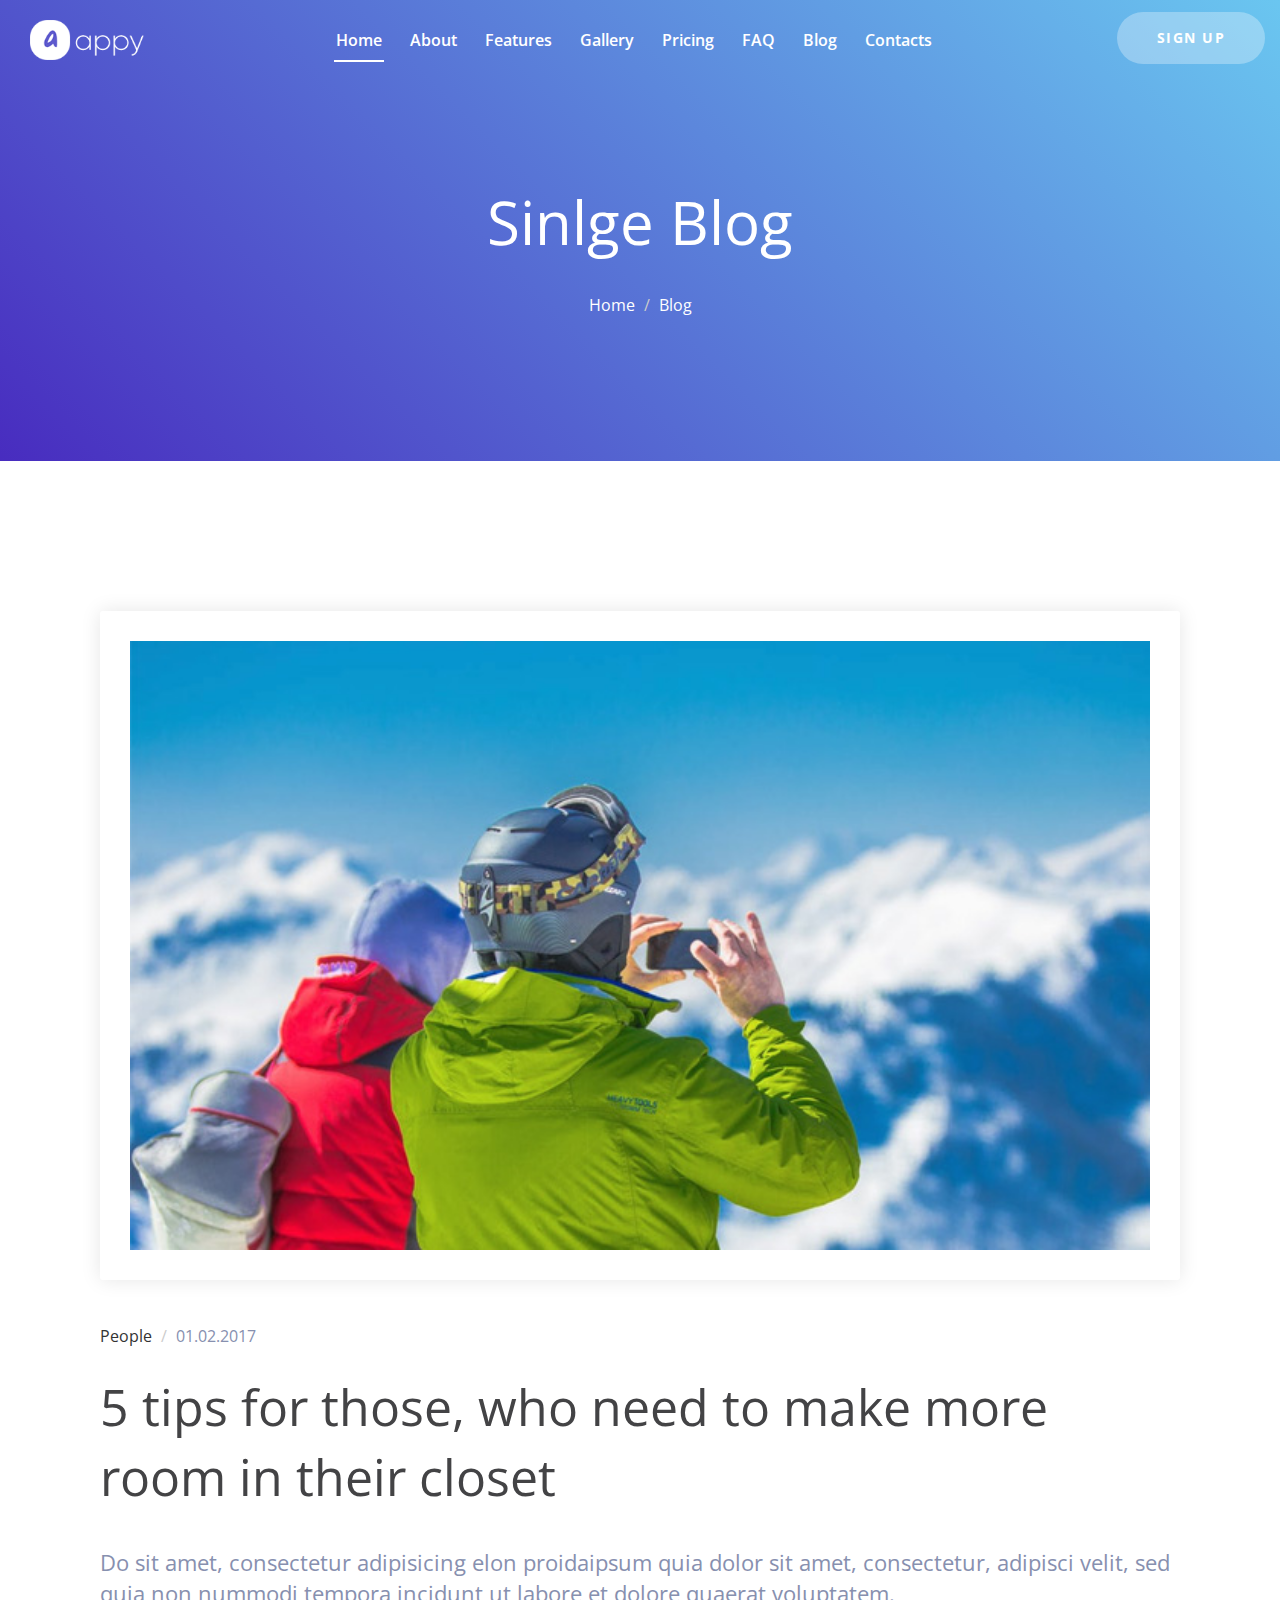
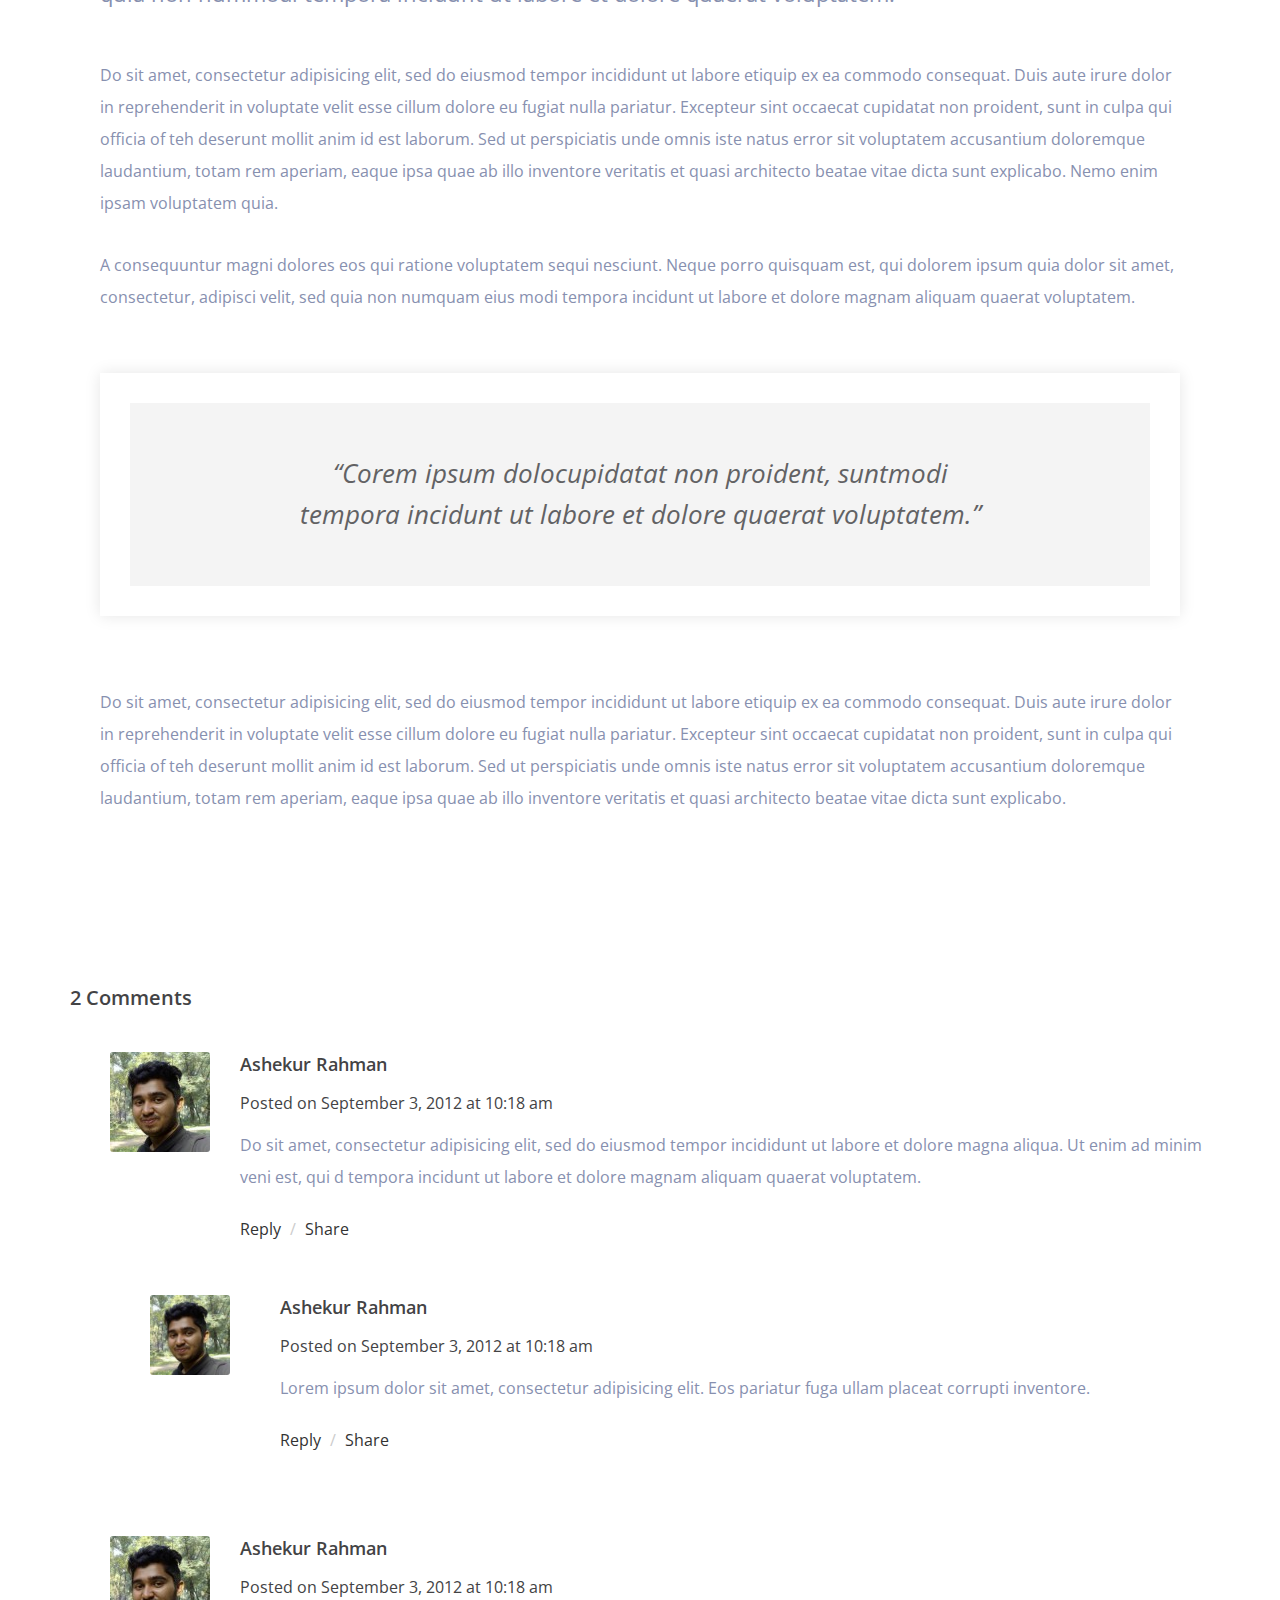
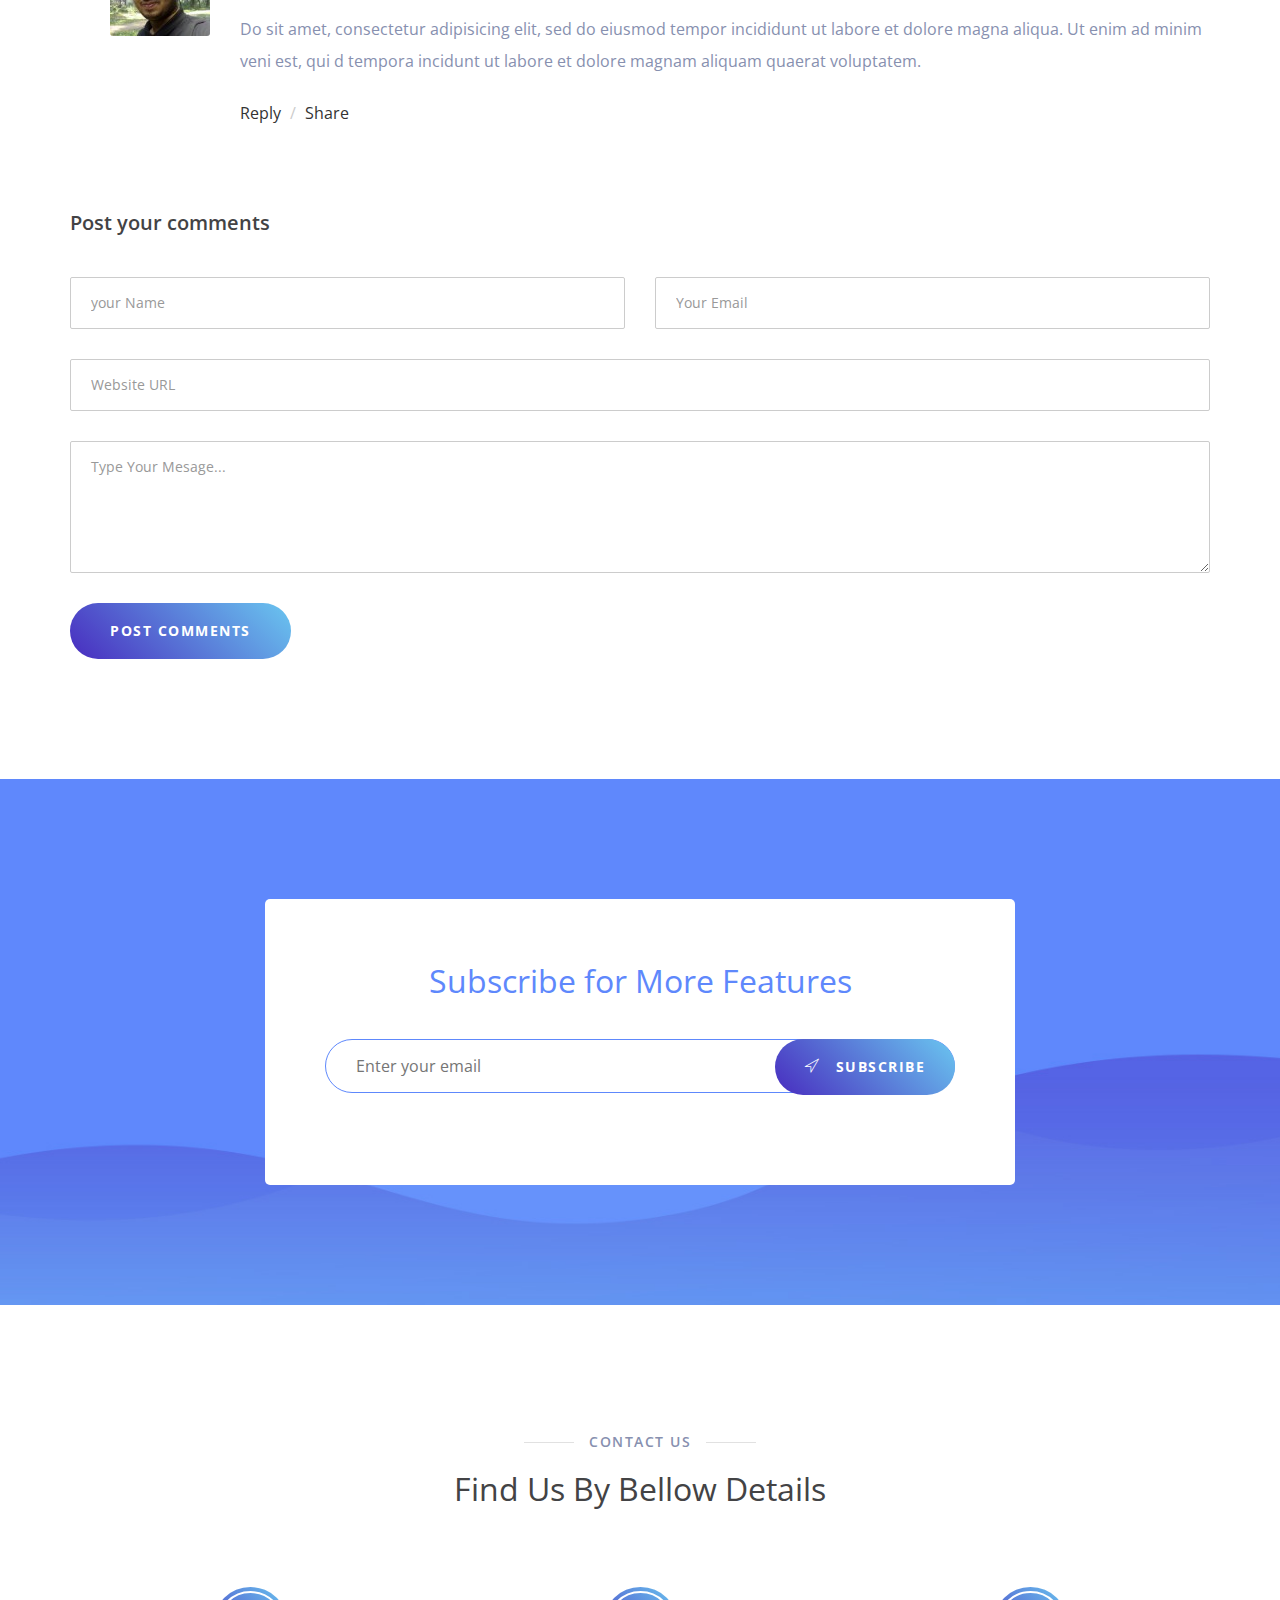
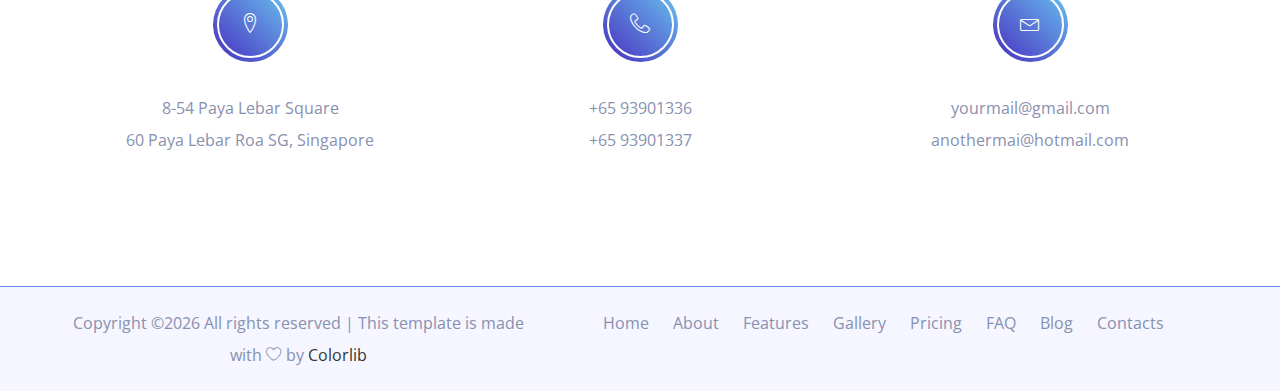
<file: single.html>
<!doctype html>
<html class="no-js" lang="zxx">

<head>
    <meta charset="utf-8">
    <meta name="author" content="Ashekur Rahman">
    <meta name="description" content="">
    <meta name="keywords" content="HTML,CSS,XML,JavaScript">
    <meta http-equiv="x-ua-compatible" content="ie=edge">
    <meta name="viewport" content="width=device-width, initial-scale=1.0">
    <!-- Title -->
    <title>Appy | Single Blog Page</title>
    <!-- Place favicon.ico in the root directory -->
    <link rel="apple-touch-icon" href="images/apple-touch-icon.png">
    <link rel="shortcut icon" type="image/ico" href="images/favicon.ico" />
    <!-- Plugin-CSS -->
    <link rel="stylesheet" href="css/bootstrap.min.css">
    <link rel="stylesheet" href="css/owl.carousel.min.css">
    <link rel="stylesheet" href="css/linearicons.css">
    <link rel="stylesheet" href="css/magnific-popup.css">
    <link rel="stylesheet" href="css/animate.css">
    <!-- Main-Stylesheets -->
    <link rel="stylesheet" href="css/normalize.css">
    <link rel="stylesheet" href="style.css">
    <link rel="stylesheet" href="css/responsive.css">
    <script src="js/vendor/modernizr-2.8.3.min.js"></script>
    <!--[if lt IE 9]>
        <script src="//oss.maxcdn.com/html5shiv/3.7.2/html5shiv.min.js"></script>
        <script src="//oss.maxcdn.com/respond/1.4.2/respond.min.js"></script>
    <![endif]-->
</head>

<body class="single-post" data-spy="scroll" data-target=".mainmenu-area">
    <!-- Preloader-content -->
    <div class="preloader">
        <span><i class="lnr lnr-sun"></i></span>
    </div>
    <!-- MainMenu-Area -->
    <nav class="mainmenu-area" data-spy="affix" data-offset-top="200">
        <div class="container-fluid">
            <div class="navbar-header">
                <button type="button" class="navbar-toggle" data-toggle="collapse" data-target="#primary_menu">
                    <span class="icon-bar"></span>
                    <span class="icon-bar"></span>
                    <span class="icon-bar"></span>
                </button>
                <a class="navbar-brand" href="#"><img src="images/logo.png" alt="Logo"></a>
            </div>
            <div class="collapse navbar-collapse" id="primary_menu">
                <ul class="nav navbar-nav mainmenu">
                    <li class="active"><a href="index.html#home_page">Home</a></li>
                    <li><a href="index.html#about_page">About</a></li>
                    <li><a href="index.html#features_page">Features</a></li>
                    <li><a href="index.html#gallery_page">Gallery</a></li>
                    <li><a href="index.html#price_page">Pricing</a></li>
                    <li><a href="index.html#questions_page">FAQ</a></li>
                    <li><a href="blog.html">Blog</a></li>
                    <li><a href="index.html#contact_page">Contacts</a></li>
                </ul>
                <div class="right-button hidden-xs">
                    <a href="#">Sign Up</a>
                </div>
            </div>
        </div>
    </nav>
    <!-- MainMenu-Area-End -->

    <header class="site-header">
        <div class="container">
            <div class="row">
                <div class="col-xs-12 text-center">
                    <h1 class="white-color">Sinlge Blog</h1>
                    <ul class="breadcrumb">
                        <li><a href="index.html">Home</a></li>
                        <li>Blog</li>
                    </ul>
                </div>
            </div>
        </div>
    </header>
    <div class="section-padding">
        <div class="container">
            <div class="row">
                <div class="col-xs-12">
                    <article class="post-single">
                        <figure class="post-media">
                            <img src="images/sticky-image.jpg" alt="">
                        </figure>
                        <div class="post-body">
                            <ul class="breadcrumb">
                                <li><a href="#">People</a></li>
                                <li>01.02.2017</li>
                            </ul>
                            <h2 class="dark-color">5 tips for those, who need to make more room in their closet</h2>
                            <div class="space-20"></div>
                            <h4>Do sit amet, consectetur adipisicing elon proidaipsum quia dolor sit amet, consectetur, adipisci velit, sed quia non nummodi tempora incidunt ut labore et dolore quaerat voluptatem.</h4>
                            <div class="space-30"></div>
                            <p>Do sit amet, consectetur adipisicing elit, sed do eiusmod tempor incididunt ut labore etiquip ex ea commodo consequat. Duis aute irure dolor in reprehenderit in voluptate velit esse cillum dolore eu fugiat nulla pariatur. Excepteur sint occaecat cupidatat non proident, sunt in culpa qui officia of teh deserunt mollit anim id est laborum. Sed ut perspiciatis unde omnis iste natus error sit voluptatem accusantium doloremque laudantium, totam rem aperiam, eaque ipsa quae ab illo inventore veritatis et quasi architecto beatae vitae dicta sunt explicabo. Nemo enim ipsam voluptatem quia.</p>
                            <div class="space-20"></div>
                            <p>A consequuntur magni dolores eos qui ratione voluptatem sequi nesciunt. Neque porro quisquam est, qui dolorem ipsum quia dolor sit amet, consectetur, adipisci velit, sed quia non numquam eius modi tempora incidunt ut labore et dolore magnam aliquam quaerat voluptatem.</p>
                            <div class="space-50"></div>
                            <blockquote>“Corem ipsum dolocupidatat non proident, suntmodi tempora incidunt ut labore et dolore quaerat voluptatem.”</blockquote>
                            <div class="space-50"></div>
                            <p>Do sit amet, consectetur adipisicing elit, sed do eiusmod tempor incididunt ut labore etiquip ex ea commodo consequat. Duis aute irure dolor in reprehenderit in voluptate velit esse cillum dolore eu fugiat nulla pariatur. Excepteur sint occaecat cupidatat non proident, sunt in culpa qui officia of teh deserunt mollit anim id est laborum. Sed ut perspiciatis unde omnis iste natus error sit voluptatem accusantium doloremque laudantium, totam rem aperiam, eaque ipsa quae ab illo inventore veritatis et quasi architecto beatae vitae dicta sunt explicabo.</p>
                        </div>
                    </article>
                    <div class="space-100"></div>
                    <div id="comments" class="comments-area">
                        <h3 class="comment-heading">2 Comments</h3>
                        <ul class="comments-list">
                            <li>
                                <article class="comment">
                                    <figure class="comment-pic">
                                        <img alt="" src="images/comment-image.jpeg">
                                    </figure>
                                    <div class="comment-content">
                                        <div class="comment-header">
                                            <h4>Ashekur Rahman</h4>
                                            <p class="comment-date">Posted on September 3, 2012 at 10:18 am </p>
                                        </div>
                                        <p>Do sit amet, consectetur adipisicing elit, sed do eiusmod tempor incididunt ut labore et dolore magna aliqua. Ut enim ad minim veni est, qui d tempora incidunt ut labore et dolore magnam aliquam quaerat voluptatem.</p>
                                        <ul class="breadcrumb">
                                            <li><a href="#">Reply</a></li>
                                            <li><a href="#">Share</a></li>
                                        </ul>
                                    </div>
                                </article>
                                <ul>
                                    <li>
                                        <article class="comment">
                                            <figure class="comment-pic">
                                                <img alt="" src="images/comment-image.jpeg">
                                            </figure>
                                            <div class="comment-content">
                                                <div class="comment-header">
                                                    <h4>Ashekur Rahman</h4>
                                                    <p class="comment-date">Posted on September 3, 2012 at 10:18 am </p>
                                                </div>
                                                <p>Lorem ipsum dolor sit amet, consectetur adipisicing elit. Eos pariatur fuga ullam placeat corrupti inventore.</p>
                                                <ul class="breadcrumb">
                                                    <li><a href="#">Reply</a></li>
                                                    <li><a href="#">Share</a></li>
                                                </ul>
                                            </div>
                                        </article>
                                    </li>
                                </ul>
                            </li>
                            <li>
                                <article class="comment">
                                    <figure class="comment-pic">
                                        <img alt="" src="images/comment-image.jpeg">
                                    </figure>
                                    <div class="comment-content">
                                        <div class="comment-header">
                                            <h4>Ashekur Rahman</h4>
                                            <p class="comment-date">Posted on September 3, 2012 at 10:18 am </p>
                                        </div>
                                        <p>Do sit amet, consectetur adipisicing elit, sed do eiusmod tempor incididunt ut labore et dolore magna aliqua. Ut enim ad minim veni est, qui d tempora incidunt ut labore et dolore magnam aliquam quaerat voluptatem.</p>
                                        <ul class="breadcrumb">
                                            <li><a href="#">Reply</a></li>
                                            <li><a href="#">Share</a></li>
                                        </ul>
                                    </div>
                                </article>
                            </li>
                        </ul>
                        <div class="comment-respond">
                            <h4>Post your comments</h4>
                            <form action="#" class="comment-form">
                                <div class="form-double">
                                    <div class="box">
                                        <input type="text" class="form-control" placeholder="your Name">
                                        <div class="space-30"></div>
                                    </div>
                                    <div class="box last">
                                        <input type="email" class="form-control" placeholder="Your Email">
                                        <div class="space-30"></div>
                                    </div>
                                </div>
                                <input type="text" class="form-control" placeholder="Website URL">
                                <div class="space-30"></div>
                                <textarea name="comment" id="comment" rows="5" class="form-control" placeholder="Type Your Mesage..."></textarea>
                                <div class="space-30"></div>
                                <button type="submit" class="bttn-default">Post Comments</button>
                            </form>
                        </div>
                    </div>
                </div>
            </div>
        </div>
    </div>
    <!-- Subscribe-Form -->
    <div class="subscribe-area section-padding">
        <div class="container">
            <div class="row">
                <div class="col-xs-12 col-sm-8 col-sm-offset-2">
                    <div class="subscribe-form text-center">
                        <h3 class="blue-color">Subscribe for More Features</h3>
                        <div class="space-20"></div>
                        <form id="mc-form">
                            <input type="email" class="control" placeholder="Enter your email" required="required" id="mc-email">
                            <button class="bttn-white active" type="submit"><span class="lnr lnr-location"></span> Subscribe</button>
                            <label class="mt10" for="mc-email"></label>
                        </form>
                    </div>
                </div>
            </div>
        </div>
    </div>
    <!-- Subscribe-Form-Area -->
    <!-- Footer-Area -->
    <footer class="footer-area" id="contact_page">
        <div class="section-padding">
            <div class="container">
                <div class="row">
                    <div class="col-xs-12">
                        <div class="page-title text-center">
                            <h5 class="title">Contact US</h5>
                            <h3 class="dark-color">Find Us By Bellow Details</h3>
                            <div class="space-60"></div>
                        </div>
                    </div>
                </div>
                <div class="row">
                    <div class="col-xs-12 col-sm-4">
                        <div class="footer-box">
                            <div class="box-icon">
                                <span class="lnr lnr-map-marker"></span>
                            </div>
                            <p>8-54 Paya Lebar Square <br /> 60 Paya Lebar Roa SG, Singapore</p>
                        </div>
                        <div class="space-30 hidden visible-xs"></div>
                    </div>
                    <div class="col-xs-12 col-sm-4">
                        <div class="footer-box">
                            <div class="box-icon">
                                <span class="lnr lnr-phone-handset"></span>
                            </div>
                            <p>+65 93901336 <br /> +65 93901337</p>
                        </div>
                        <div class="space-30 hidden visible-xs"></div>
                    </div>
                    <div class="col-xs-12 col-sm-4">
                        <div class="footer-box">
                            <div class="box-icon">
                                <span class="lnr lnr-envelope"></span>
                            </div>
                            <p>yourmail@gmail.com <br /> anothermai@hotmail.com
                            </p>
                        </div>
                    </div>
                </div>
            </div>
        </div>
        <!-- Footer-Bootom -->
        <div class="footer-bottom">
            <div class="container">
                <div class="row">
                    <div class="col-xs-12 col-md-5">
                        <!-- Link back to Colorlib can't be removed. Template is licensed under CC BY 3.0. -->
            <span>Copyright &copy;<script>document.write(new Date().getFullYear());</script> All rights reserved | This template is made with <i class="lnr lnr-heart" aria-hidden="true"></i> by <a href="https://colorlib.com" target="_blank">Colorlib</a></span>
            <!-- Link back to Colorlib can't be removed. Template is licensed under CC BY 3.0. -->
                        <div class="space-30 hidden visible-xs"></div>
                    </div>
                    <div class="col-xs-12 col-md-7">
                        <div class="footer-menu">
                            <ul>
                                <li><a href="index.html#home_page">Home</a></li>
                                <li><a href="index.html#about_page">About</a></li>
                                <li><a href="index.html#features_page">Features</a></li>
                                <li><a href="index.html#gallery_page">Gallery</a></li>
                                <li><a href="index.html#price_page">Pricing</a></li>
                                <li><a href="index.html#questions_page">FAQ</a></li>
                                <li><a href="blog.html">Blog</a></li>
                                <li><a href="index.html#contact_page">Contacts</a></li>
                            </ul>
                        </div>
                    </div>
                </div>
            </div>
        </div>
        <!-- Footer-Bootom-End -->
    </footer>
    <!-- Footer-Area-End -->
    <!--Vendor-JS-->
    <script src="js/vendor/jquery-1.12.4.min.js"></script>
    <script src="js/vendor/jquery-ui.js"></script>
    <script src="js/vendor/bootstrap.min.js"></script>
    <!--Plugin-JS-->
    <script src="js/owl.carousel.min.js"></script>
    <script src="js/contact-form.js"></script>
    <script src="js/ajaxchimp.js"></script>
    <script src="js/scrollUp.min.js"></script>
    <script src="js/magnific-popup.min.js"></script>
    <script src="js/wow.min.js"></script>
    <!--Main-active-JS-->
    <script src="js/main.js"></script>
</body>

</html>
</file>
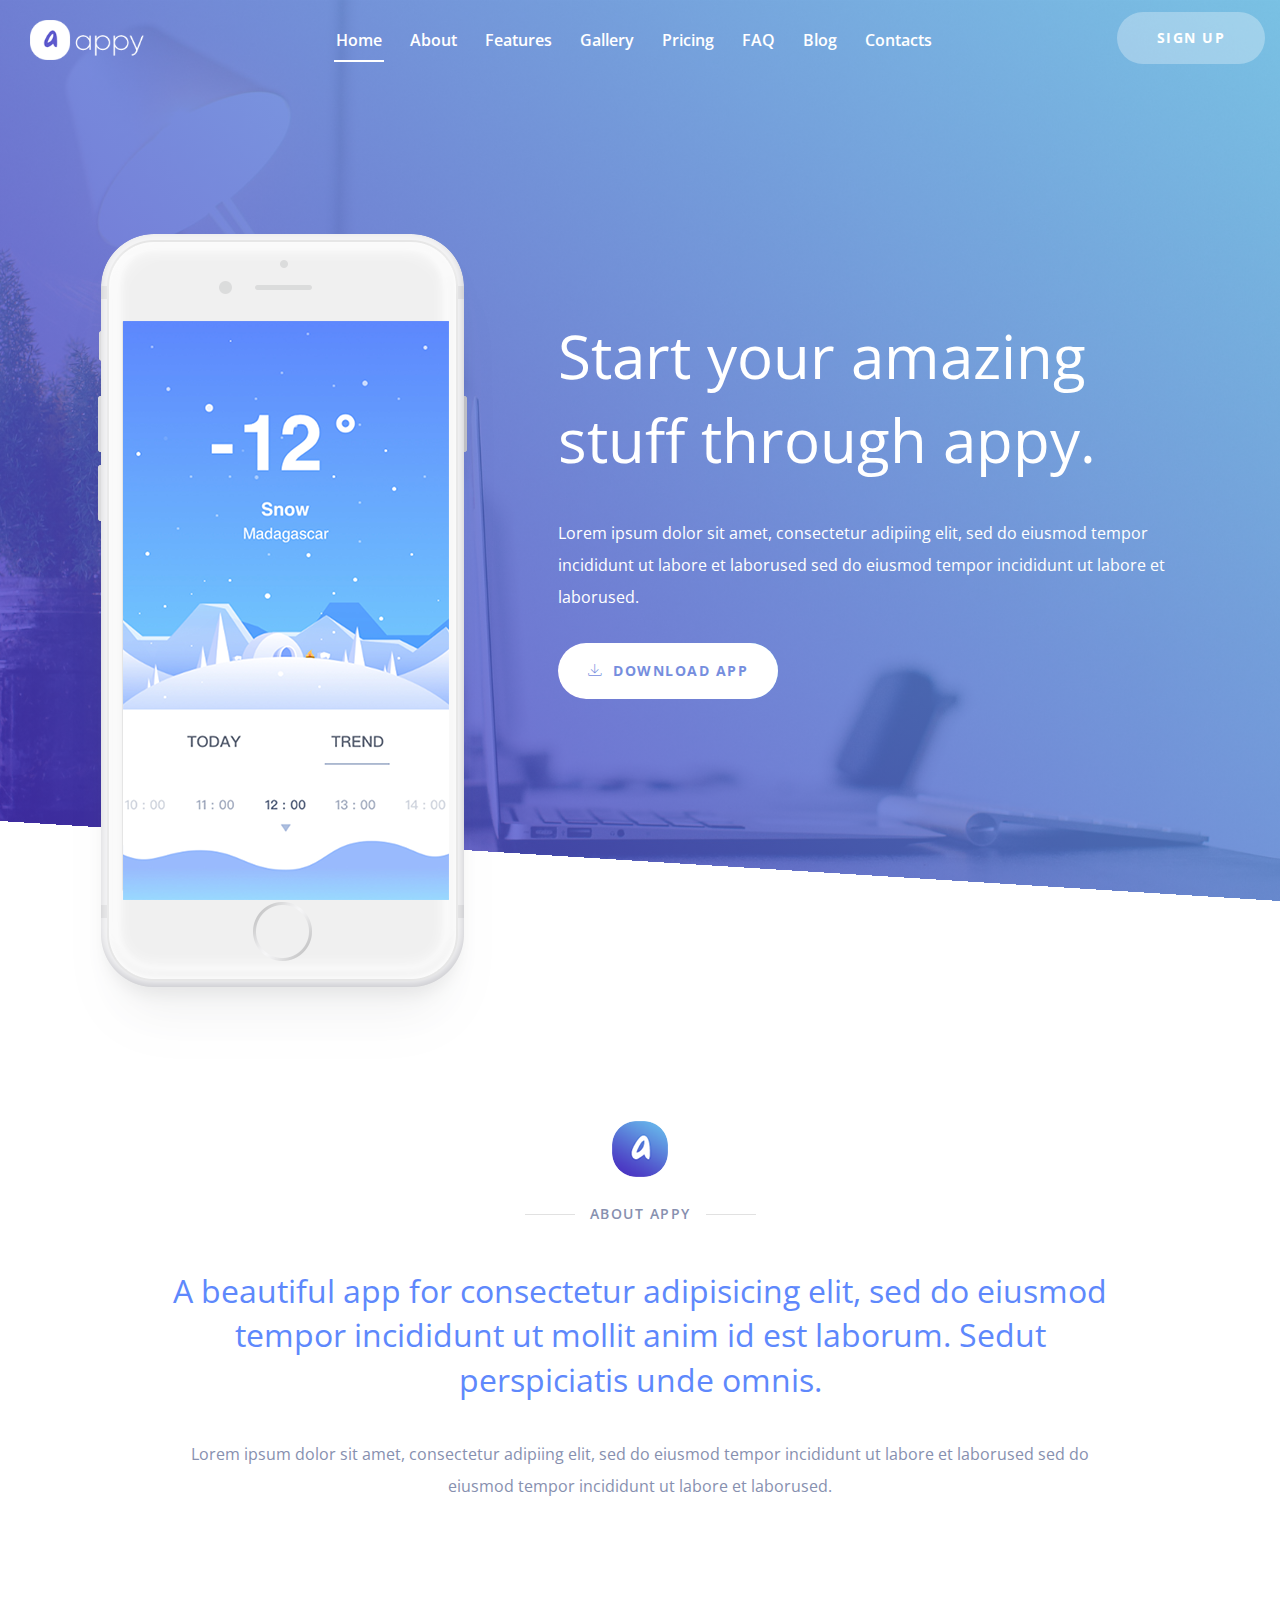
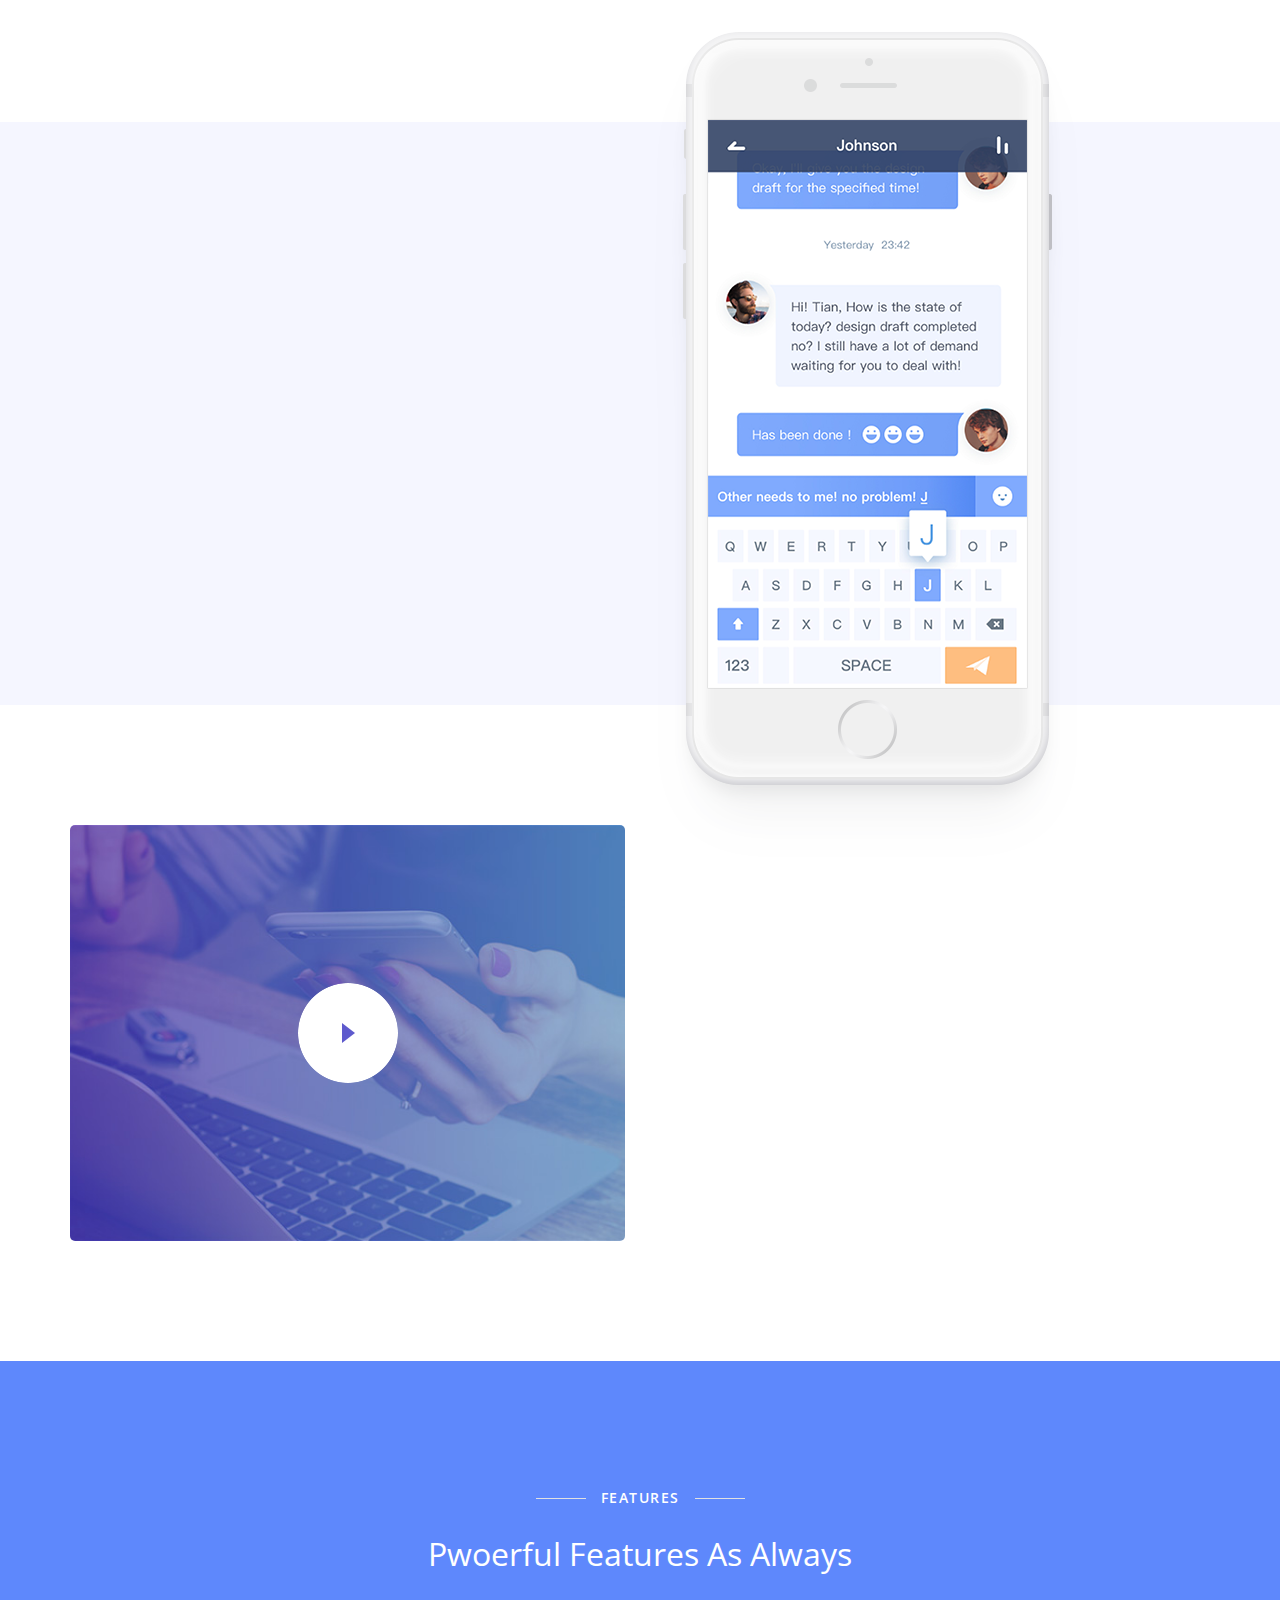
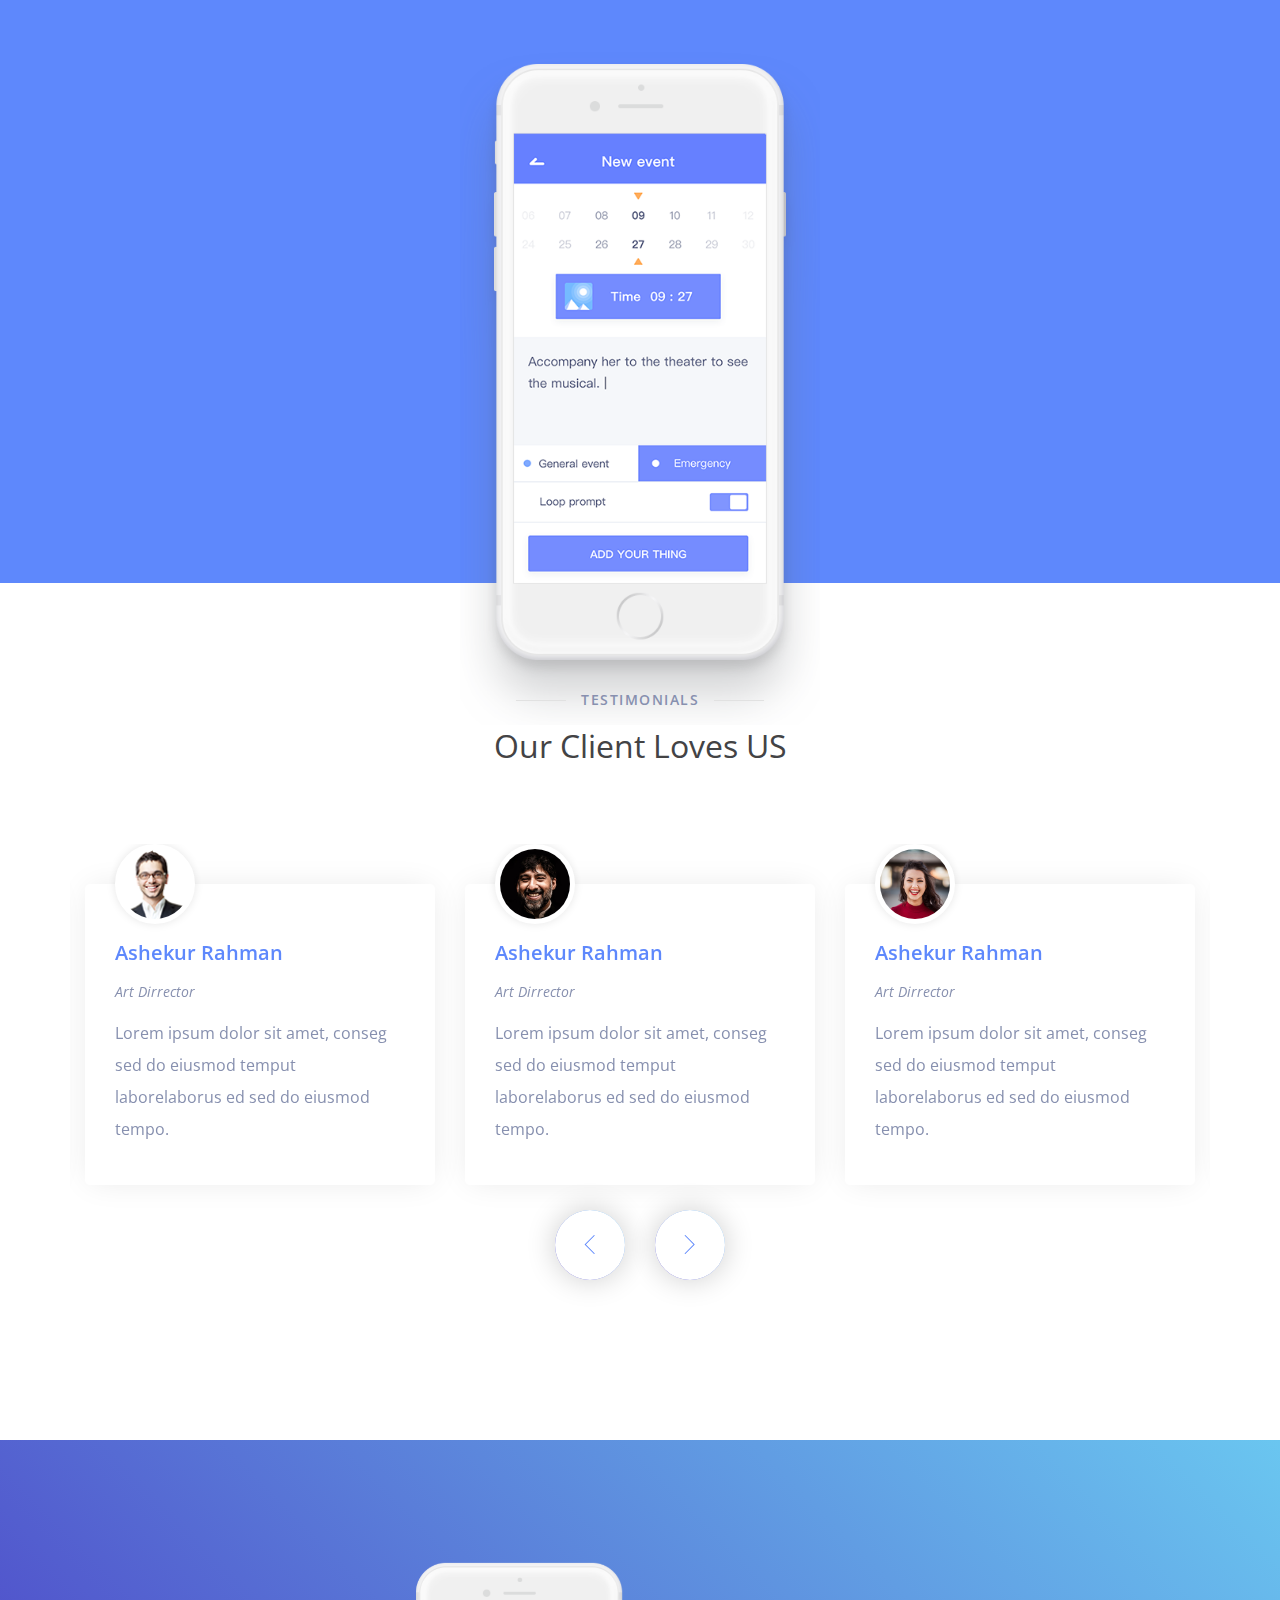
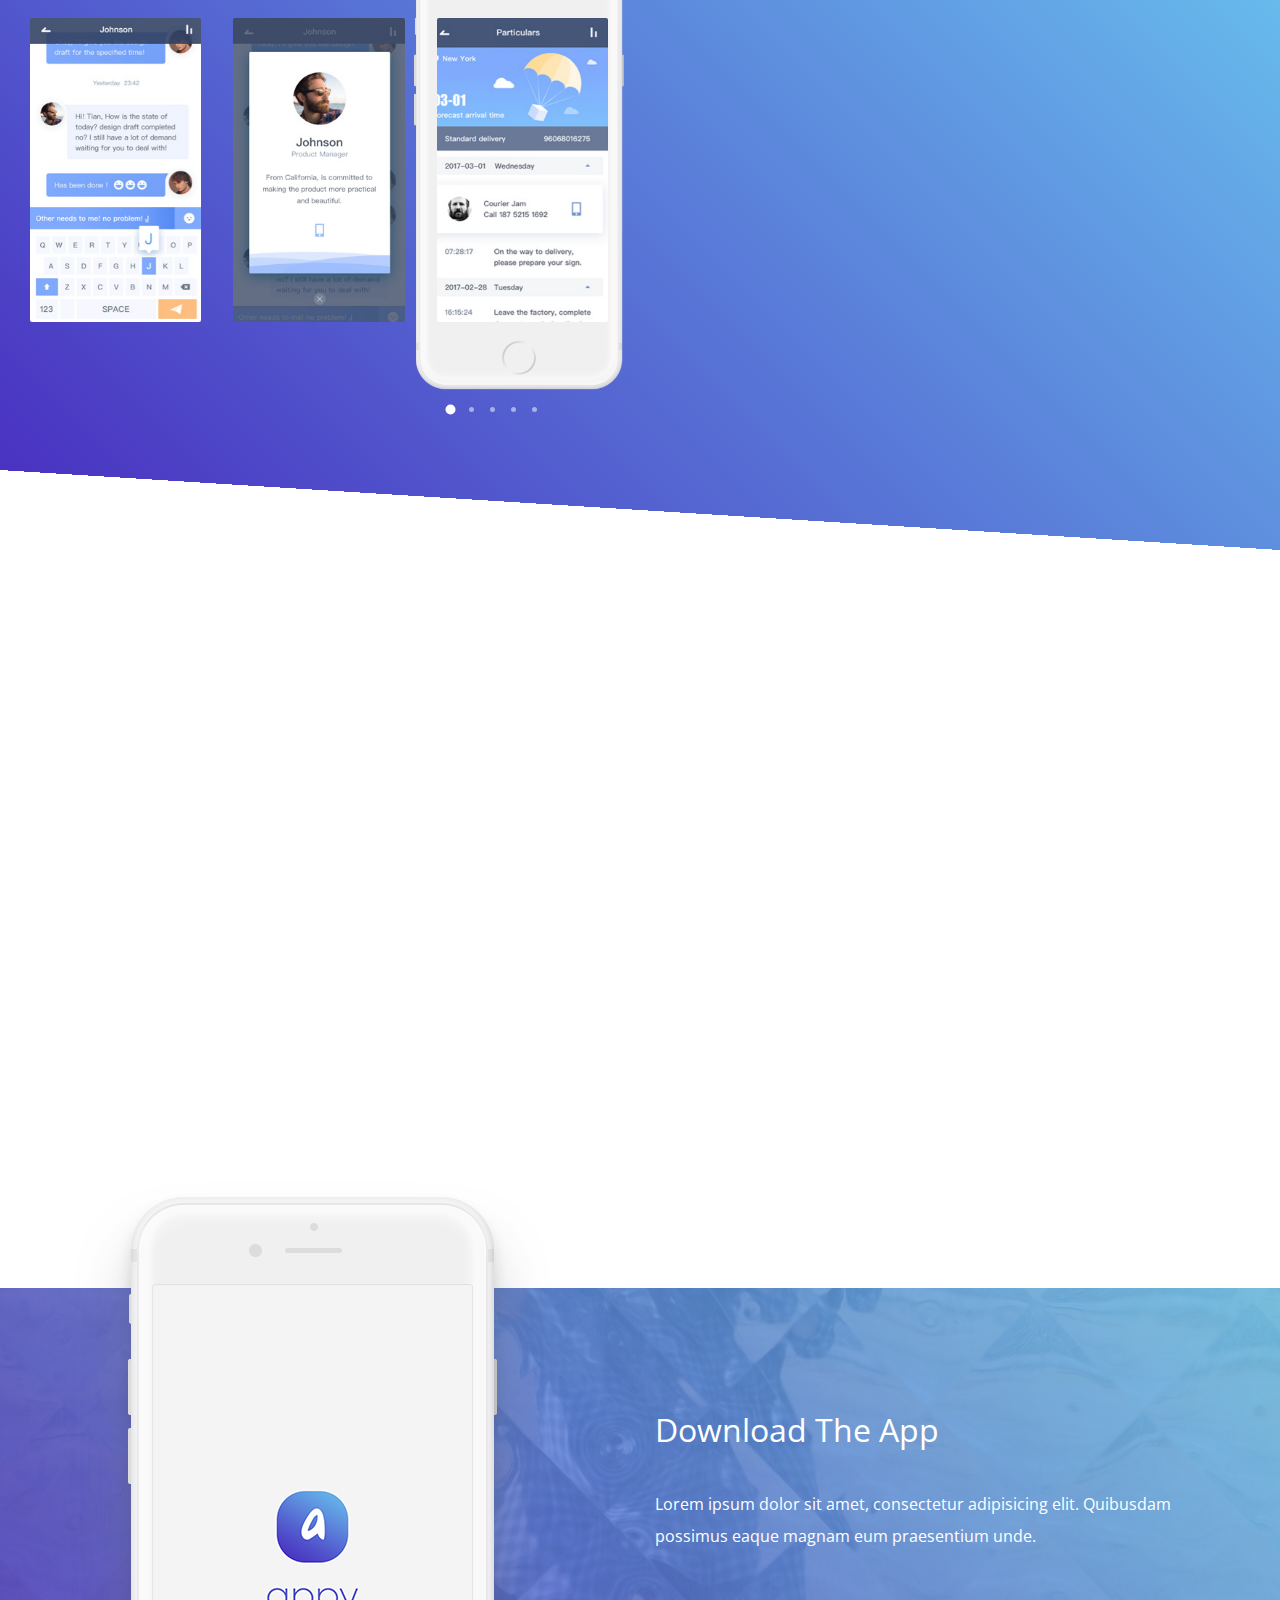
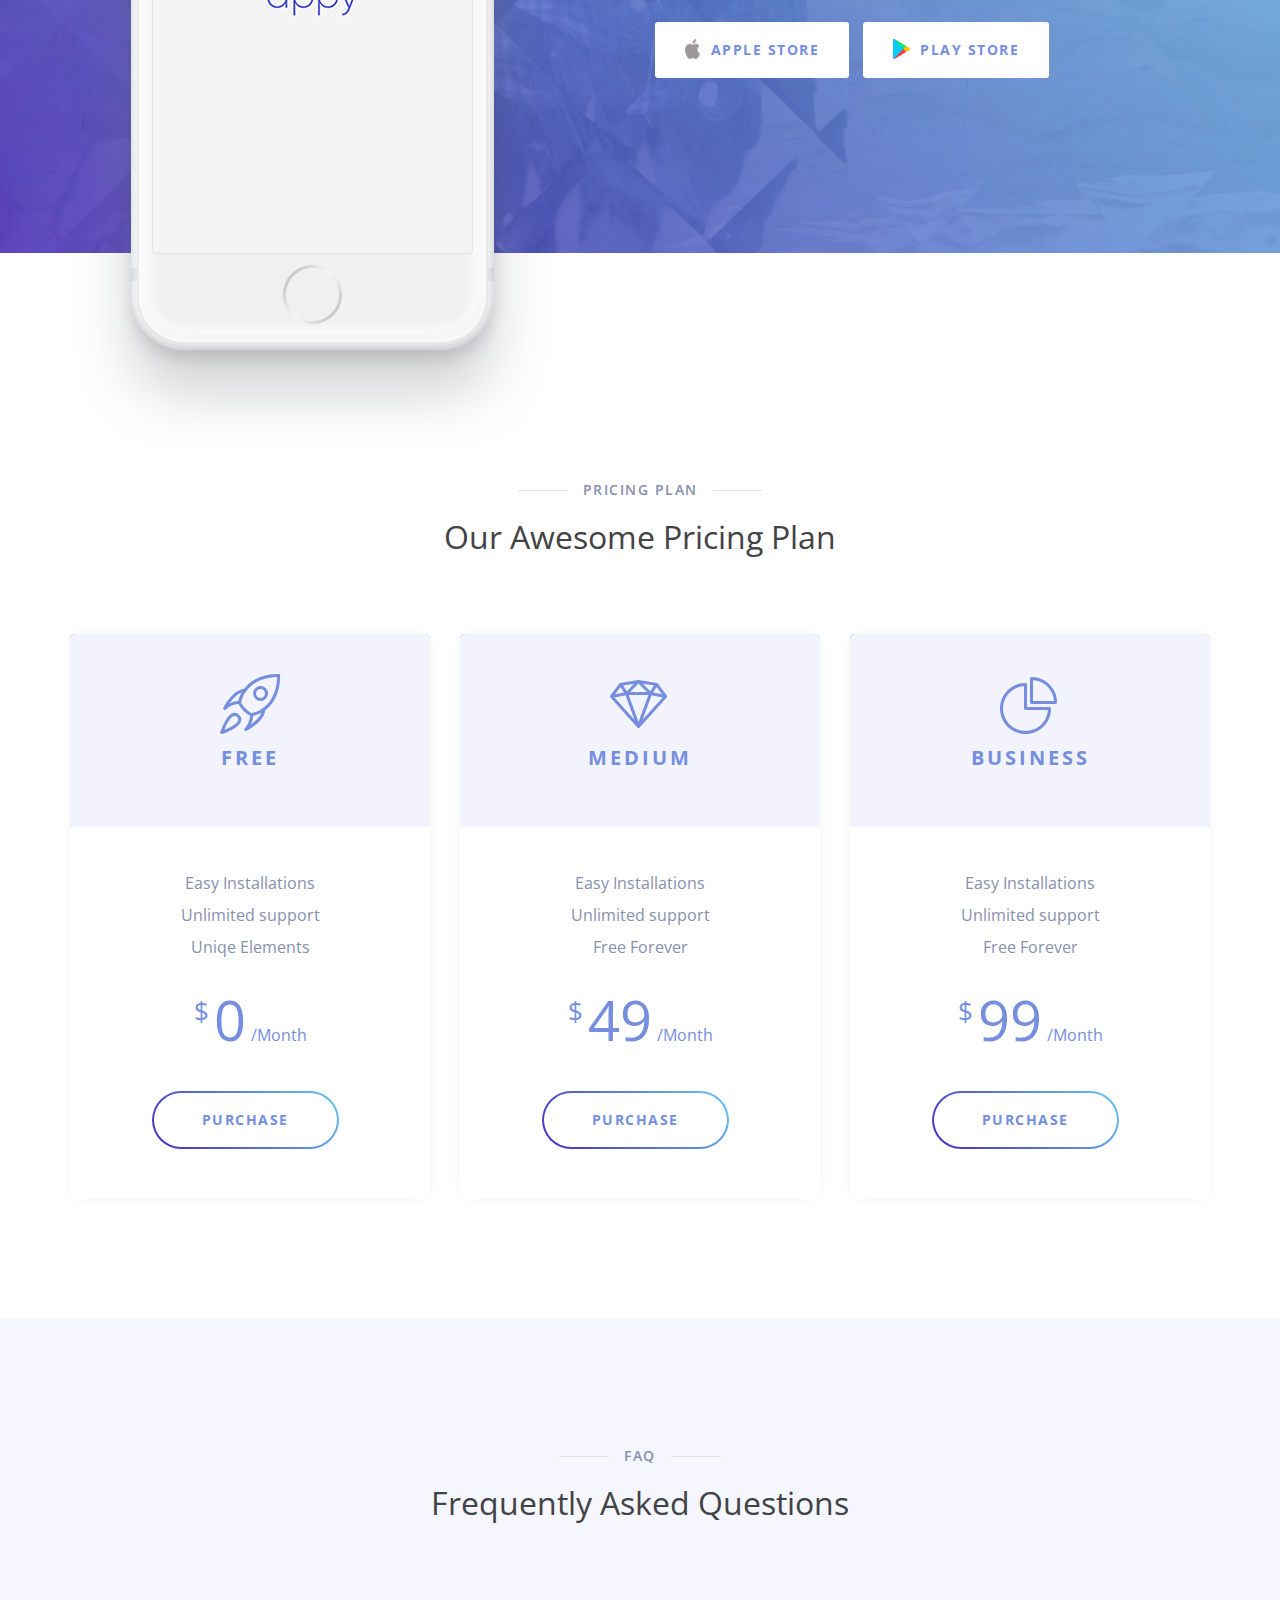
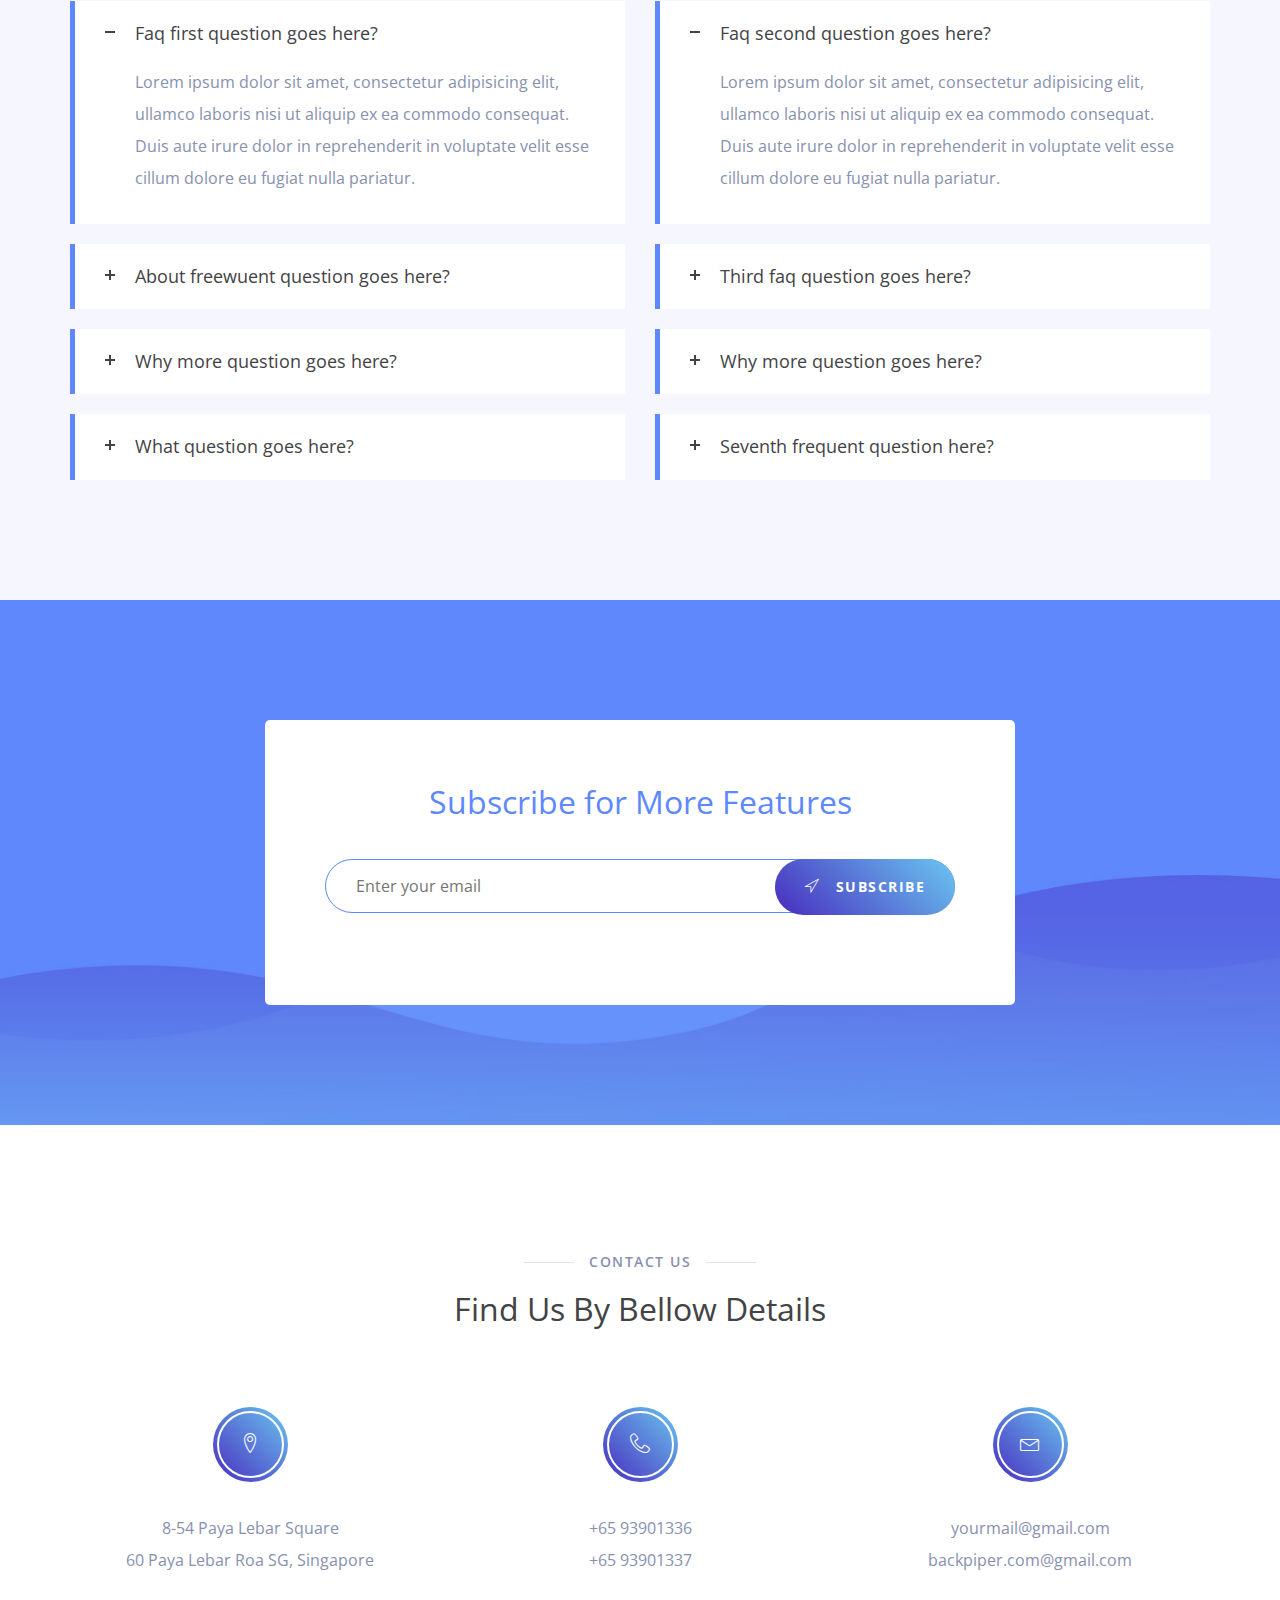
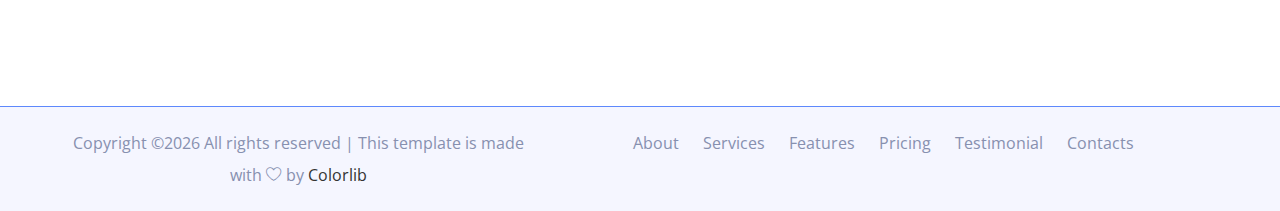
<file: Landing Page/index2.html>
<!doctype html>
<html class="no-js" lang="zxx">

<head>
    <meta charset="utf-8">
    <meta name="author" content="Sumon Rahman">
    <meta name="description" content="">
    <meta name="keywords" content="HTML,CSS,XML,JavaScript">
    <meta http-equiv="x-ua-compatible" content="ie=edge">
    <meta name="viewport" content="width=device-width, initial-scale=1.0">
    <!-- Title -->
    <title>Appy App Landing Template.</title>
    <!-- Place favicon.ico in the root directory -->
    <link rel="apple-touch-icon" href="images/apple-touch-icon.png">
    <link rel="shortcut icon" type="image/ico" href="images/favicon.ico" />
    <!-- Plugin-CSS -->
    <link rel="stylesheet" href="css/bootstrap.min.css">
    <link rel="stylesheet" href="css/owl.carousel.min.css">
    <link rel="stylesheet" href="css/linearicons.css">
    <link rel="stylesheet" href="css/magnific-popup.css">
    <link rel="stylesheet" href="css/animate.css">
    <!-- Main-Stylesheets -->
    <link rel="stylesheet" href="css/normalize.css">
    <link rel="stylesheet" href="style.css">
    <link rel="stylesheet" href="css/responsive.css">
    <script src="js/vendor/modernizr-2.8.3.min.js"></script>
    <!--[if lt IE 9]>
        <script src="//oss.maxcdn.com/html5shiv/3.7.2/html5shiv.min.js"></script>
        <script src="//oss.maxcdn.com/respond/1.4.2/respond.min.js"></script>
    <![endif]-->
</head>

<body data-spy="scroll" data-target=".mainmenu-area">
    <!-- Preloader-content -->
    <div class="preloader">
        <span><i class="lnr lnr-sun"></i></span>
    </div>
    <!-- MainMenu-Area -->
    <nav class="mainmenu-area" data-spy="affix" data-offset-top="200">
        <div class="container-fluid">
            <div class="navbar-header">
                <button type="button" class="navbar-toggle" data-toggle="collapse" data-target="#primary_menu">
                    <span class="icon-bar"></span>
                    <span class="icon-bar"></span>
                    <span class="icon-bar"></span>
                </button>
                <a class="navbar-brand" href="#"><img src="images/logo.png" alt="Logo"></a>
            </div>
            <div class="collapse navbar-collapse" id="primary_menu">
                <ul class="nav navbar-nav mainmenu">
                    <li class="active"><a href="#home_page">Home</a></li>
                    <li><a href="#about_page">About</a></li>
                    <li><a href="#features_page">Features</a></li>
                    <li><a href="#gallery_page">Gallery</a></li>
                    <li><a href="#price_page">Pricing</a></li>
                    <li><a href="#questions_page">FAQ</a></li>
                    <li><a href="blog.html">Blog</a></li>
                    <li><a href="#contact_page">Contacts</a></li>
                </ul>
                <div class="right-button hidden-xs">
                    <a href="#">Sign Up</a>
                </div>
            </div>
        </div>
    </nav>
    <!-- MainMenu-Area-End -->
    <!-- Home-Area -->
    <header class="home-area overlay angle" id="home_page">
        <div class="container">
            <div class="row">
                <div class="col-xs-12 hidden-sm col-md-5">
                    <figure class="mobile-image wow fadeInUp" data-wow-delay="0.2s">
                        <img src="images/header-mobile.png" alt="">
                    </figure>
                </div>
                <div class="col-xs-12 col-md-7">
                    <div class="space-80 hidden-xs"></div>
                    <h1 class="wow fadeInUp" data-wow-delay="0.4s">Start your amazing stuff through appy.</h1>
                    <div class="space-20"></div>
                    <div class="desc wow fadeInUp" data-wow-delay="0.6s">
                        <p>Lorem ipsum dolor sit amet, consectetur adipiing elit, sed do eiusmod tempor incididunt ut labore et laborused sed do eiusmod tempor incididunt ut labore et laborused.</p>
                    </div>
                    <div class="space-20"></div>
                    <a href="#" class="bttn-white wow fadeInUp" data-wow-delay="0.8s"><i class="lnr lnr-download"></i>Download App</a>
                </div>
            </div>
        </div>
    </header>
    <!-- Home-Area-End -->
    <!-- About-Area -->
    <section class="section-padding" id="about_page">
        <div class="container">
            <div class="row">
                <div class="col-xs-12 col-md-10 col-md-offset-1">
                    <div class="page-title text-center">
                        <img src="images/about-logo.png" alt="About Logo">
                        <div class="space-20"></div>
                        <h5 class="title">About Appy</h5>
                        <div class="space-30"></div>
                        <h3 class="blue-color">A beautiful app for consectetur adipisicing elit, sed do eiusmod tempor incididunt ut mollit anim id est laborum. Sedut perspiciatis unde omnis. </h3>
                        <div class="space-20"></div>
                        <p>Lorem ipsum dolor sit amet, consectetur adipiing elit, sed do eiusmod tempor incididunt ut labore et laborused sed do eiusmod tempor incididunt ut labore et laborused.</p>
                    </div>
                </div>
            </div>
        </div>
    </section>
    <!-- About-Area-End -->
    <!-- Progress-Area -->
    <section class="progress-area gray-bg" id="progress_page">
        <div class="container">
            <div class="row">
                <div class="col-xs-12 col-md-6">
                    <div class="page-title section-padding">
                        <h5 class="title wow fadeInUp" data-wow-delay="0.2s">Our Progress</h5>
                        <div class="space-10"></div>
                        <h3 class="dark-color wow fadeInUp" data-wow-delay="0.4s">Grat Application Ever</h3>
                        <div class="space-20"></div>
                        <div class="desc wow fadeInUp" data-wow-delay="0.6s">
                            <p>Lorem ipsum dolor sit amet, consectetur adipiing elit, sed do eiusmod tempor incididunt ut labore et laborused sed do eiusmod tempor incididunt ut labore et laborused.</p>
                        </div>
                        <div class="space-50"></div>
                        <a href="#" class="bttn-default wow fadeInUp" data-wow-delay="0.8s">Learn More</a>
                    </div>
                </div>
                <div class="col-xs-12 col-md-6">
                    <figure class="mobile-image">
                        <img src="images/progress-phone.png" alt="">
                    </figure>
                </div>
            </div>
        </div>
    </section>
    <!-- Progress-Area-End -->
    <!-- Video-Area -->
    <section class="video-area section-padding">
        <div class="container">
            <div class="row">
                <div class="col-xs-12 col-md-6">
                    <div class="video-photo">
                        <img src="images/video-image.jpg" alt="">
                        <a href="https://www.youtube.com/watch?v=ScrDhTsX0EQ" class="popup video-button">
                            <img src="images/play-button.png" alt="">
                        </a>
                    </div>
                </div>
                <div class="col-xs-12 col-md-5 col-md-offset-1">
                    <div class="space-60 hidden visible-xs"></div>
                    <div class="page-title">
                        <h5 class="title wow fadeInUp" data-wow-delay="0.2s">VIDEO FEATURES</h5>
                        <div class="space-10"></div>
                        <h3 class="dark-color wow fadeInUp" data-wow-delay="0.4s">Grat Application Ever</h3>
                        <div class="space-20"></div>
                        <div class="desc wow fadeInUp" data-wow-delay="0.6s">
                            <p>Lorem ipsum dolor sit amet, consectetur adipiing elit, sed do eiusmod tempor incididunt ut labore et laborused sed do eiusmod tempor incididunt ut labore et laborused.</p>
                        </div>
                        <div class="space-50"></div>
                        <a href="#" class="bttn-default wow fadeInUp" data-wow-delay="0.8s">Learn More</a>
                    </div>
                </div>
            </div>
        </div>
    </section>
    <!-- Video-Area-End -->
    <!-- Feature-Area -->
    <section class="feature-area section-padding-top" id="features_page">
        <div class="container">
            <div class="row">
                <div class="col-xs-12 col-sm-8 col-sm-offset-2">
                    <div class="page-title text-center">
                        <h5 class="title">Features</h5>
                        <div class="space-10"></div>
                        <h3>Pwoerful Features As Always</h3>
                        <div class="space-60"></div>
                    </div>
                </div>
            </div>
            <div class="row">
                <div class="col-xs-12 col-sm-6 col-md-4">
                    <div class="service-box wow fadeInUp" data-wow-delay="0.2s">
                        <div class="box-icon">
                            <i class="lnr lnr-rocket"></i>
                        </div>
                        <h4>Fast &amp; Powerful</h4>
                        <p>Lorem ipsum dolor sit amet, consectetur adipisicing elit.</p>
                    </div>
                    <div class="space-60"></div>
                    <div class="service-box wow fadeInUp" data-wow-delay="0.4s">
                        <div class="box-icon">
                            <i class="lnr lnr-paperclip"></i>
                        </div>
                        <h4>Easily Editable</h4>
                        <p>Lorem ipsum dolor sit amet, consectetur adipisicing elit.</p>
                    </div>
                    <div class="space-60"></div>
                    <div class="service-box wow fadeInUp" data-wow-delay="0.6s">
                        <div class="box-icon">
                            <i class="lnr lnr-cloud-download"></i>
                        </div>
                        <h4>Cloud Storage</h4>
                        <p>Lorem ipsum dolor sit amet, consectetur adipisicing elit.</p>
                    </div>
                    <div class="space-60"></div>
                </div>
                <div class="hidden-xs hidden-sm col-md-4">
                    <figure class="mobile-image">
                        <img src="images/feature-image.png" alt="Feature Photo">
                    </figure>
                </div>
                <div class="col-xs-12 col-sm-6 col-md-4">
                    <div class="service-box wow fadeInUp" data-wow-delay="0.2s">
                        <div class="box-icon">
                            <i class="lnr lnr-clock"></i>
                        </div>
                        <h4>Easy Notifications</h4>
                        <p>Lorem ipsum dolor sit amet, consectetur adipisicing elit.</p>
                    </div>
                    <div class="space-60"></div>
                    <div class="service-box wow fadeInUp" data-wow-delay="0.4s">
                        <div class="box-icon">
                            <i class="lnr lnr-laptop-phone"></i>
                        </div>
                        <h4>Fully Responsive</h4>
                        <p>Lorem ipsum dolor sit amet, consectetur adipisicing elit.</p>
                    </div>
                    <div class="space-60"></div>
                    <div class="service-box wow fadeInUp" data-wow-delay="0.6s">
                        <div class="box-icon">
                            <i class="lnr lnr-cog"></i>
                        </div>
                        <h4>Editable Layout</h4>
                        <p>Lorem ipsum dolor sit amet, consectetur adipisicing elit.</p>
                    </div>
                    <div class="space-60"></div>
                </div>
            </div>
        </div>
    </section>
    <!-- Feature-Area-End -->
    <!-- Testimonial-Area -->
    <section class="testimonial-area" id="testimonial_page">
        <div class="container">
            <div class="row">
                <div class="col-xs-12">
                    <div class="page-title text-center">
                        <h5 class="title">Testimonials</h5>
                        <h3 class="dark-color">Our Client Loves US</h3>
                        <div class="space-60"></div>
                    </div>
                </div>
            </div>
            <div class="row">
                <div class="col-xs-12">
                    <div class="team-slide">
                        <div class="team-box">
                            <div class="team-image">
                                <img src="images/team-1.png" alt="">
                            </div>
                            <h4>Ashekur Rahman</h4>
                            <h6 class="position">Art Dirrector</h6>
                            <p>Lorem ipsum dolor sit amet, conseg sed do eiusmod temput laborelaborus ed sed do eiusmod tempo.</p>
                        </div>
                        <div class="team-box">
                            <div class="team-image">
                                <img src="images/team-2.jpg" alt="">
                            </div>
                            <h4>Ashekur Rahman</h4>
                            <h6 class="position">Art Dirrector</h6>
                            <p>Lorem ipsum dolor sit amet, conseg sed do eiusmod temput laborelaborus ed sed do eiusmod tempo.</p>
                        </div>
                        <div class="team-box">
                            <div class="team-image">
                                <img src="images/team-3.jpg" alt="">
                            </div>
                            <h4>Ashekur Rahman</h4>
                            <h6 class="position">Art Dirrector</h6>
                            <p>Lorem ipsum dolor sit amet, conseg sed do eiusmod temput laborelaborus ed sed do eiusmod tempo.</p>
                        </div>
                        <div class="team-box">
                            <div class="team-image">
                                <img src="images/team-1.png" alt="">
                            </div>
                            <h4>Ashekur Rahman</h4>
                            <h6 class="position">Art Dirrector</h6>
                            <p>Lorem ipsum dolor sit amet, conseg sed do eiusmod temput laborelaborus ed sed do eiusmod tempo.</p>
                        </div>
                        <div class="team-box">
                            <div class="team-image">
                                <img src="images/team-2.jpg" alt="">
                            </div>
                            <h4>Ashekur Rahman</h4>
                            <h6 class="position">Art Dirrector</h6>
                            <p>Lorem ipsum dolor sit amet, conseg sed do eiusmod temput laborelaborus ed sed do eiusmod tempo.</p>
                        </div>
                        <div class="team-box">
                            <div class="team-image">
                                <img src="images/team-3.jpg" alt="">
                            </div>
                            <h4>Ashekur Rahman</h4>
                            <h6 class="position">Art Dirrector</h6>
                            <p>Lorem ipsum dolor sit amet, conseg sed do eiusmod temput laborelaborus ed sed do eiusmod tempo.</p>
                        </div>
                    </div>
                </div>
            </div>
        </div>
    </section>
    <!-- Testimonial-Area-End -->
    <!-- Gallery-Area -->
    <section class="gallery-area section-padding angle" id="gallery_page">
        <div class="container-fluid">
            <div class="row">
                <div class="col-xs-12 col-sm-6 gallery-slider">
                    <div class="gallery-slide">
                        <div class="item"><img src="images/gallery-1.jpg" alt=""></div>
                        <div class="item"><img src="images/gallery-2.jpg" alt=""></div>
                        <div class="item"><img src="images/gallery-3.jpg" alt=""></div>
                        <div class="item"><img src="images/gallery-4.jpg" alt=""></div>
                        <div class="item"><img src="images/gallery-1.jpg" alt=""></div>
                        <div class="item"><img src="images/gallery-2.jpg" alt=""></div>
                        <div class="item"><img src="images/gallery-3.jpg" alt=""></div>
                        <div class="item"><img src="images/gallery-1.jpg" alt=""></div>
                        <div class="item"><img src="images/gallery-2.jpg" alt=""></div>
                        <div class="item"><img src="images/gallery-3.jpg" alt=""></div>
                        <div class="item"><img src="images/gallery-4.jpg" alt=""></div>
                        <div class="item"><img src="images/gallery-1.jpg" alt=""></div>
                        <div class="item"><img src="images/gallery-2.jpg" alt=""></div>
                        <div class="item"><img src="images/gallery-3.jpg" alt=""></div>
                    </div>
                </div>
                <div class="col-xs-12 col-sm-5 col-lg-3">
                    <div class="page-title">
                        <h5 class="white-color title wow fadeInUp" data-wow-delay="0.2s">Screenshots</h5>
                        <div class="space-10"></div>
                        <h3 class="white-color wow fadeInUp" data-wow-delay="0.4s">Screenshot 01</h3>
                    </div>
                    <div class="space-20"></div>
                    <div class="desc wow fadeInUp" data-wow-delay="0.6s">
                        <p>Lorem ipsum dolor sit amet, consectetur adipiing elit, sed do eiusmod tempor incididunt ut labore et laborused sed do eiusmod tempor incididunt ut labore et laborused.</p>
                    </div>
                    <div class="space-50"></div>
                    <a href="#" class="bttn-default wow fadeInUp" data-wow-delay="0.8s">Learn More</a>
                </div>
            </div>
        </div>
    </section>
    <!-- Gallery-Area-End -->
    <!-- How-To-Use -->
    <section class="section-padding">
        <div class="container">
            <div class="row">
                <div class="col-xs-12 col-sm-6">
                    <div class="page-title">
                        <h5 class="title wow fadeInUp" data-wow-delay="0.2s">Our features</h5>
                        <div class="space-10"></div>
                        <h3 class="dark-color wow fadeInUp" data-wow-delay="0.4s">Aour Approach of Design is Prety Simple and Clear</h3>
                    </div>
                    <div class="space-20"></div>
                    <div class="desc wow fadeInUp" data-wow-delay="0.6s">
                        <p>Lorem ipsum dolor sit amet, consectetur adipiing elit, sed do eiusmod tempor incididunt ut labore et laborused sed do eiusmod tempor incididunt ut labore et laborused.</p>
                    </div>
                    <div class="space-50"></div>
                    <a href="#" class="bttn-default wow fadeInUp" data-wow-delay="0.8s">Learn More</a>
                </div>
                <div class="col-xs-12 col-sm-6 col-md-5 col-md-offset-1">
                    <div class="space-60 hidden visible-xs"></div>
                    <div class="service-box wow fadeInUp" data-wow-delay="0.2s">
                        <div class="box-icon">
                            <i class="lnr lnr-clock"></i>
                        </div>
                        <h4>Easy Notifications</h4>
                        <p>Lorem ipsum dolor sit amet, consectetur adipisicing elit, sed do eiusmod tempor.</p>
                    </div>
                    <div class="space-50"></div>
                    <div class="service-box wow fadeInUp" data-wow-delay="0.2s">
                        <div class="box-icon">
                            <i class="lnr lnr-laptop-phone"></i>
                        </div>
                        <h4>Fully Responsive</h4>
                        <p>Lorem ipsum dolor sit amet, consectetur adipisicing elit, sed do eiusmod tempor.</p>
                    </div>
                    <div class="space-50"></div>
                    <div class="service-box wow fadeInUp" data-wow-delay="0.2s">
                        <div class="box-icon">
                            <i class="lnr lnr-cog"></i>
                        </div>
                        <h4>Editable Layout</h4>
                        <p>Lorem ipsum dolor sit amet, consectetur adipisicing elit, sed do eiusmod tempor.</p>
                    </div>
                </div>
            </div>
        </div>
    </section>
    <!-- How-To-Use-End -->
    <!-- Download-Area -->
    <div class="download-area overlay">
        <div class="container">
            <div class="row">
                <div class="col-xs-12 col-sm-6 hidden-sm">
                    <figure class="mobile-image">
                        <img src="images/download-image.png" alt="">
                    </figure>
                </div>
                <div class="col-xs-12 col-md-6 section-padding">
                    <h3 class="white-color">Download The App</h3>
                    <div class="space-20"></div>
                    <p>Lorem ipsum dolor sit amet, consectetur adipisicing elit. Quibusdam possimus eaque magnam eum praesentium unde.</p>
                    <div class="space-60"></div>
                    <a href="#" class="bttn-white sq"><img src="images/apple-icon.png" alt="apple icon"> Apple Store</a>
                    <a href="#" class="bttn-white sq"><img src="images/play-store-icon.png" alt="Play Store Icon"> Play Store</a>
                </div>
            </div>
        </div>
    </div>
    <!-- Download-Area-End -->
    <!--Price-Area -->
    <section class="section-padding price-area" id="price_page">
        <div class="container">
            <div class="row">
                <div class="col-xs-12">
                    <div class="page-title text-center">
                        <h5 class="title">Pricing Plan</h5>
                        <h3 class="dark-color">Our Awesome Pricing Plan</h3>
                        <div class="space-60"></div>
                    </div>
                </div>
            </div>
            <div class="row">
                <div class="col-xs-12 col-sm-4">
                    <div class="price-box">
                        <div class="price-header">
                            <div class="price-icon">
                                <span class="lnr lnr-rocket"></span>
                            </div>
                            <h4 class="upper">Free</h4>
                        </div>
                        <div class="price-body">
                            <ul>
                                <li>Easy Installations</li>
                                <li>Unlimited support</li>
                                <li>Uniqe Elements</li>
                            </ul>
                        </div>
                        <div class="price-rate">
                            <sup>&#36;</sup> <span class="rate">0</span> <small>/Month</small>
                        </div>
                        <div class="price-footer">
                            <a href="#" class="bttn-white">Purchase</a>
                        </div>
                    </div>
                    <div class="space-30 hidden visible-xs"></div>
                </div>
                <div class="col-xs-12 col-sm-4">
                    <div class="price-box">
                        <div class="price-header">
                            <div class="price-icon">
                                <span class="lnr lnr-diamond"></span>
                            </div>
                            <h4 class="upper">Medium</h4>
                        </div>
                        <div class="price-body">
                            <ul>
                                <li>Easy Installations</li>
                                <li>Unlimited support</li>
                                <li>Free Forever</li>
                            </ul>
                        </div>
                        <div class="price-rate">
                            <sup>&#36;</sup> <span class="rate">49</span> <small>/Month</small>
                        </div>
                        <div class="price-footer">
                            <a href="#" class="bttn-white">Purchase</a>
                        </div>
                    </div>
                    <div class="space-30 hidden visible-xs"></div>
                </div>
                <div class="col-xs-12 col-sm-4">
                    <div class="price-box">
                        <div class="price-header">
                            <div class="price-icon">
                                <span class="lnr lnr-pie-chart"></span>
                            </div>
                            <h4 class="upper">Business</h4>
                        </div>
                        <div class="price-body">
                            <ul>
                                <li>Easy Installations</li>
                                <li>Unlimited support</li>
                                <li>Free Forever</li>
                            </ul>
                        </div>
                        <div class="price-rate">
                            <sup>&#36;</sup> <span class="rate">99</span> <small>/Month</small>
                        </div>
                        <div class="price-footer">
                            <a href="#" class="bttn-white">Purchase</a>
                        </div>
                    </div>
                </div>
            </div>
        </div>
    </section>
    <!--Price-Area-End -->
    <!--Questions-Area -->
    <section id="questions_page" class="questions-area section-padding">
        <div class="container">
            <div class="row">
                <div class="col-xs-12">
                    <div class="page-title text-center">
                        <h5 class="title">FAQ</h5>
                        <h3 class="dark-color">Frequently Asked Questions</h3>
                        <div class="space-60"></div>
                    </div>
                </div>
            </div>
            <div class="row">
                <div class="col-xs-12 col-sm-6">
                    <div class="toggole-boxs">
                        <h3>Faq first question goes here? </h3>
                        <div>
                            <p>Lorem ipsum dolor sit amet, consectetur adipisicing elit, ullamco laboris nisi ut aliquip ex ea commodo consequat. Duis aute irure dolor in reprehenderit in voluptate velit esse cillum dolore eu fugiat nulla pariatur.</p>
                        </div>
                        <h3>About freewuent question goes here? </h3>
                        <div>
                            <p>Lorem ipsum dolor sit amet, consectetur adipisicing elit, ullamco laboris nisi ut aliquip ex ea commodo consequat. Duis aute irure dolor in reprehenderit in voluptate velit esse cillum dolore eu fugiat nulla pariatur.</p>
                        </div>
                        <h3>Why more question goes here? </h3>
                        <div>
                            <p>Lorem ipsum dolor sit amet, consectetur adipisicing elit, ullamco laboris nisi ut aliquip ex ea commodo consequat. Duis aute irure dolor in reprehenderit in voluptate velit esse cillum dolore eu fugiat nulla pariatur.</p>
                        </div>
                        <h3>What question goes here? </h3>
                        <div>
                            <p>Lorem ipsum dolor sit amet, consectetur adipisicing elit, ullamco laboris nisi ut aliquip ex ea commodo consequat. Duis aute irure dolor in reprehenderit in voluptate velit esse cillum dolore eu fugiat nulla pariatur.</p>
                        </div>
                    </div>
                </div>
                <div class="col-xs-12 col-sm-6">
                    <div class="space-20 hidden visible-xs"></div>
                    <div class="toggole-boxs">
                        <h3>Faq second question goes here? </h3>
                        <div>
                            <p>Lorem ipsum dolor sit amet, consectetur adipisicing elit, ullamco laboris nisi ut aliquip ex ea commodo consequat. Duis aute irure dolor in reprehenderit in voluptate velit esse cillum dolore eu fugiat nulla pariatur.</p>
                        </div>
                        <h3>Third faq question goes here? </h3>
                        <div>
                            <p>Lorem ipsum dolor sit amet, consectetur adipisicing elit, ullamco laboris nisi ut aliquip ex ea commodo consequat. Duis aute irure dolor in reprehenderit in voluptate velit esse cillum dolore eu fugiat nulla pariatur.</p>
                        </div>
                        <h3>Why more question goes here? </h3>
                        <div>
                            <p>Lorem ipsum dolor sit amet, consectetur adipisicing elit, ullamco laboris nisi ut aliquip ex ea commodo consequat. Duis aute irure dolor in reprehenderit in voluptate velit esse cillum dolore eu fugiat nulla pariatur.</p>
                        </div>
                        <h3>Seventh frequent question here? </h3>
                        <div>
                            <p>Lorem ipsum dolor sit amet, consectetur adipisicing elit, ullamco laboris nisi ut aliquip ex ea commodo consequat. Duis aute irure dolor in reprehenderit in voluptate velit esse cillum dolore eu fugiat nulla pariatur.</p>
                        </div>
                    </div>
                </div>
            </div>
        </div>
    </section>
    <!--Questions-Area-End -->
    <!-- Subscribe-Form -->
    <div class="subscribe-area section-padding">
        <div class="container">
            <div class="row">
                <div class="col-xs-12 col-sm-8 col-sm-offset-2">
                    <div class="subscribe-form text-center">
                        <h3 class="blue-color">Subscribe for More Features</h3>
                        <div class="space-20"></div>
                        <form id="mc-form">
                            <input type="email" class="control" placeholder="Enter your email" required="required" id="mc-email">
                            <button class="bttn-white active" type="submit"><span class="lnr lnr-location"></span> Subscribe</button>
                            <label class="mt10" for="mc-email"></label>
                        </form>
                    </div>
                </div>
            </div>
        </div>
    </div>
    <!-- Subscribe-Form-Area -->
    <!-- Footer-Area -->
    <footer class="footer-area" id="contact_page">
        <div class="section-padding">
            <div class="container">
                <div class="row">
                    <div class="col-xs-12">
                        <div class="page-title text-center">
                            <h5 class="title">Contact US</h5>
                            <h3 class="dark-color">Find Us By Bellow Details</h3>
                            <div class="space-60"></div>
                        </div>
                    </div>
                </div>
                <div class="row">
                    <div class="col-xs-12 col-sm-4">
                        <div class="footer-box">
                            <div class="box-icon">
                                <span class="lnr lnr-map-marker"></span>
                            </div>
                            <p>8-54 Paya Lebar Square <br /> 60 Paya Lebar Roa SG, Singapore</p>
                        </div>
                        <div class="space-30 hidden visible-xs"></div>
                    </div>
                    <div class="col-xs-12 col-sm-4">
                        <div class="footer-box">
                            <div class="box-icon">
                                <span class="lnr lnr-phone-handset"></span>
                            </div>
                            <p>+65 93901336 <br /> +65 93901337</p>
                        </div>
                        <div class="space-30 hidden visible-xs"></div>
                    </div>
                    <div class="col-xs-12 col-sm-4">
                        <div class="footer-box">
                            <div class="box-icon">
                                <span class="lnr lnr-envelope"></span>
                            </div>
                            <p>yourmail@gmail.com <br /> backpiper.com@gmail.com
                            </p>
                        </div>
                    </div>
                </div>
            </div>
        </div>
        <!-- Footer-Bootom -->
        <div class="footer-bottom">
            <div class="container">
                <div class="row">
                    <div class="col-xs-12 col-md-5">
                        <!-- Link back to Colorlib can't be removed. Template is licensed under CC BY 3.0. -->
            <span>Copyright &copy;<script>document.write(new Date().getFullYear());</script> All rights reserved | This template is made with <i class="lnr lnr-heart" aria-hidden="true"></i> by <a href="https://colorlib.com" target="_blank">Colorlib</a></span>
            <!-- Link back to Colorlib can't be removed. Template is licensed under CC BY 3.0. -->
                        <div class="space-30 hidden visible-xs"></div>
                    </div>
                    <div class="col-xs-12 col-md-7">
                        <div class="footer-menu">
                            <ul>
                                <li><a href="#">About</a></li>
                                <li><a href="#">Services</a></li>
                                <li><a href="#">Features</a></li>
                                <li><a href="#">Pricing</a></li>
                                <li><a href="#">Testimonial</a></li>
                                <li><a href="#">Contacts</a></li>
                            </ul>
                        </div>
                    </div>
                </div>
            </div>
        </div>
        <!-- Footer-Bootom-End -->
    </footer>
    <!-- Footer-Area-End -->
    <!--Vendor-JS-->
    <script src="js/vendor/jquery-1.12.4.min.js"></script>
    <script src="js/vendor/jquery-ui.js"></script>
    <script src="js/vendor/bootstrap.min.js"></script>
    <!--Plugin-JS-->
    <script src="js/owl.carousel.min.js"></script>
    <script src="js/contact-form.js"></script>
    <script src="js/ajaxchimp.js"></script>
    <script src="js/scrollUp.min.js"></script>
    <script src="js/magnific-popup.min.js"></script>
    <script src="js/wow.min.js"></script>
    <!--Main-active-JS-->
    <script src="js/main.js"></script>
</body>

</html>
</file>
<file: css/linearicons.css>
@font-face {
	font-family: 'Linearicons-Free';
	src:url('../fonts/Linearicons-Free.eot?w118d');
	src:url('../fonts/Linearicons-Free.eot?#iefixw118d') format('embedded-opentype'),
		url('../fonts/Linearicons-Free.woff2?w118d') format('woff2'),
		url('../fonts/Linearicons-Free.woff?w118d') format('woff'),
		url('../fonts/Linearicons-Free.ttf?w118d') format('truetype'),
		url('../fonts/Linearicons-Free.svg?w118d#Linearicons-Free') format('svg');
	font-weight: normal;
	font-style: normal;
}

.lnr {
	font-family: 'Linearicons-Free';
	speak: none;
	font-style: normal;
	font-weight: normal;
	font-variant: normal;
	text-transform: none;
	line-height: 1;

	/* Better Font Rendering =========== */
	-webkit-font-smoothing: antialiased;
	-moz-osx-font-smoothing: grayscale;
}

.lnr-home:before {
	content: "\e800";
}
.lnr-apartment:before {
	content: "\e801";
}
.lnr-pencil:before {
	content: "\e802";
}
.lnr-magic-wand:before {
	content: "\e803";
}
.lnr-drop:before {
	content: "\e804";
}
.lnr-lighter:before {
	content: "\e805";
}
.lnr-poop:before {
	content: "\e806";
}
.lnr-sun:before {
	content: "\e807";
}
.lnr-moon:before {
	content: "\e808";
}
.lnr-cloud:before {
	content: "\e809";
}
.lnr-cloud-upload:before {
	content: "\e80a";
}
.lnr-cloud-download:before {
	content: "\e80b";
}
.lnr-cloud-sync:before {
	content: "\e80c";
}
.lnr-cloud-check:before {
	content: "\e80d";
}
.lnr-database:before {
	content: "\e80e";
}
.lnr-lock:before {
	content: "\e80f";
}
.lnr-cog:before {
	content: "\e810";
}
.lnr-trash:before {
	content: "\e811";
}
.lnr-dice:before {
	content: "\e812";
}
.lnr-heart:before {
	content: "\e813";
}
.lnr-star:before {
	content: "\e814";
}
.lnr-star-half:before {
	content: "\e815";
}
.lnr-star-empty:before {
	content: "\e816";
}
.lnr-flag:before {
	content: "\e817";
}
.lnr-envelope:before {
	content: "\e818";
}
.lnr-paperclip:before {
	content: "\e819";
}
.lnr-inbox:before {
	content: "\e81a";
}
.lnr-eye:before {
	content: "\e81b";
}
.lnr-printer:before {
	content: "\e81c";
}
.lnr-file-empty:before {
	content: "\e81d";
}
.lnr-file-add:before {
	content: "\e81e";
}
.lnr-enter:before {
	content: "\e81f";
}
.lnr-exit:before {
	content: "\e820";
}
.lnr-graduation-hat:before {
	content: "\e821";
}
.lnr-license:before {
	content: "\e822";
}
.lnr-music-note:before {
	content: "\e823";
}
.lnr-film-play:before {
	content: "\e824";
}
.lnr-camera-video:before {
	content: "\e825";
}
.lnr-camera:before {
	content: "\e826";
}
.lnr-picture:before {
	content: "\e827";
}
.lnr-book:before {
	content: "\e828";
}
.lnr-bookmark:before {
	content: "\e829";
}
.lnr-user:before {
	content: "\e82a";
}
.lnr-users:before {
	content: "\e82b";
}
.lnr-shirt:before {
	content: "\e82c";
}
.lnr-store:before {
	content: "\e82d";
}
.lnr-cart:before {
	content: "\e82e";
}
.lnr-tag:before {
	content: "\e82f";
}
.lnr-phone-handset:before {
	content: "\e830";
}
.lnr-phone:before {
	content: "\e831";
}
.lnr-pushpin:before {
	content: "\e832";
}
.lnr-map-marker:before {
	content: "\e833";
}
.lnr-map:before {
	content: "\e834";
}
.lnr-location:before {
	content: "\e835";
}
.lnr-calendar-full:before {
	content: "\e836";
}
.lnr-keyboard:before {
	content: "\e837";
}
.lnr-spell-check:before {
	content: "\e838";
}
.lnr-screen:before {
	content: "\e839";
}
.lnr-smartphone:before {
	content: "\e83a";
}
.lnr-tablet:before {
	content: "\e83b";
}
.lnr-laptop:before {
	content: "\e83c";
}
.lnr-laptop-phone:before {
	content: "\e83d";
}
.lnr-power-switch:before {
	content: "\e83e";
}
.lnr-bubble:before {
	content: "\e83f";
}
.lnr-heart-pulse:before {
	content: "\e840";
}
.lnr-construction:before {
	content: "\e841";
}
.lnr-pie-chart:before {
	content: "\e842";
}
.lnr-chart-bars:before {
	content: "\e843";
}
.lnr-gift:before {
	content: "\e844";
}
.lnr-diamond:before {
	content: "\e845";
}
.lnr-linearicons:before {
	content: "\e846";
}
.lnr-dinner:before {
	content: "\e847";
}
.lnr-coffee-cup:before {
	content: "\e848";
}
.lnr-leaf:before {
	content: "\e849";
}
.lnr-paw:before {
	content: "\e84a";
}
.lnr-rocket:before {
	content: "\e84b";
}
.lnr-briefcase:before {
	content: "\e84c";
}
.lnr-bus:before {
	content: "\e84d";
}
.lnr-car:before {
	content: "\e84e";
}
.lnr-train:before {
	content: "\e84f";
}
.lnr-bicycle:before {
	content: "\e850";
}
.lnr-wheelchair:before {
	content: "\e851";
}
.lnr-select:before {
	content: "\e852";
}
.lnr-earth:before {
	content: "\e853";
}
.lnr-smile:before {
	content: "\e854";
}
.lnr-sad:before {
	content: "\e855";
}
.lnr-neutral:before {
	content: "\e856";
}
.lnr-mustache:before {
	content: "\e857";
}
.lnr-alarm:before {
	content: "\e858";
}
.lnr-bullhorn:before {
	content: "\e859";
}
.lnr-volume-high:before {
	content: "\e85a";
}
.lnr-volume-medium:before {
	content: "\e85b";
}
.lnr-volume-low:before {
	content: "\e85c";
}
.lnr-volume:before {
	content: "\e85d";
}
.lnr-mic:before {
	content: "\e85e";
}
.lnr-hourglass:before {
	content: "\e85f";
}
.lnr-undo:before {
	content: "\e860";
}
.lnr-redo:before {
	content: "\e861";
}
.lnr-sync:before {
	content: "\e862";
}
.lnr-history:before {
	content: "\e863";
}
.lnr-clock:before {
	content: "\e864";
}
.lnr-download:before {
	content: "\e865";
}
.lnr-upload:before {
	content: "\e866";
}
.lnr-enter-down:before {
	content: "\e867";
}
.lnr-exit-up:before {
	content: "\e868";
}
.lnr-bug:before {
	content: "\e869";
}
.lnr-code:before {
	content: "\e86a";
}
.lnr-link:before {
	content: "\e86b";
}
.lnr-unlink:before {
	content: "\e86c";
}
.lnr-thumbs-up:before {
	content: "\e86d";
}
.lnr-thumbs-down:before {
	content: "\e86e";
}
.lnr-magnifier:before {
	content: "\e86f";
}
.lnr-cross:before {
	content: "\e870";
}
.lnr-menu:before {
	content: "\e871";
}
.lnr-list:before {
	content: "\e872";
}
.lnr-chevron-up:before {
	content: "\e873";
}
.lnr-chevron-down:before {
	content: "\e874";
}
.lnr-chevron-left:before {
	content: "\e875";
}
.lnr-chevron-right:before {
	content: "\e876";
}
.lnr-arrow-up:before {
	content: "\e877";
}
.lnr-arrow-down:before {
	content: "\e878";
}
.lnr-arrow-left:before {
	content: "\e879";
}
.lnr-arrow-right:before {
	content: "\e87a";
}
.lnr-move:before {
	content: "\e87b";
}
.lnr-warning:before {
	content: "\e87c";
}
.lnr-question-circle:before {
	content: "\e87d";
}
.lnr-menu-circle:before {
	content: "\e87e";
}
.lnr-checkmark-circle:before {
	content: "\e87f";
}
.lnr-cross-circle:before {
	content: "\e880";
}
.lnr-plus-circle:before {
	content: "\e881";
}
.lnr-circle-minus:before {
	content: "\e882";
}
.lnr-arrow-up-circle:before {
	content: "\e883";
}
.lnr-arrow-down-circle:before {
	content: "\e884";
}
.lnr-arrow-left-circle:before {
	content: "\e885";
}
.lnr-arrow-right-circle:before {
	content: "\e886";
}
.lnr-chevron-up-circle:before {
	content: "\e887";
}
.lnr-chevron-down-circle:before {
	content: "\e888";
}
.lnr-chevron-left-circle:before {
	content: "\e889";
}
.lnr-chevron-right-circle:before {
	content: "\e88a";
}
.lnr-crop:before {
	content: "\e88b";
}
.lnr-frame-expand:before {
	content: "\e88c";
}
.lnr-frame-contract:before {
	content: "\e88d";
}
.lnr-layers:before {
	content: "\e88e";
}
.lnr-funnel:before {
	content: "\e88f";
}
.lnr-text-format:before {
	content: "\e890";
}
.lnr-text-format-remove:before {
	content: "\e891";
}
.lnr-text-size:before {
	content: "\e892";
}
.lnr-bold:before {
	content: "\e893";
}
.lnr-italic:before {
	content: "\e894";
}
.lnr-underline:before {
	content: "\e895";
}
.lnr-strikethrough:before {
	content: "\e896";
}
.lnr-highlight:before {
	content: "\e897";
}
.lnr-text-align-left:before {
	content: "\e898";
}
.lnr-text-align-center:before {
	content: "\e899";
}
.lnr-text-align-right:before {
	content: "\e89a";
}
.lnr-text-align-justify:before {
	content: "\e89b";
}
.lnr-line-spacing:before {
	content: "\e89c";
}
.lnr-indent-increase:before {
	content: "\e89d";
}
.lnr-indent-decrease:before {
	content: "\e89e";
}
.lnr-pilcrow:before {
	content: "\e89f";
}
.lnr-direction-ltr:before {
	content: "\e8a0";
}
.lnr-direction-rtl:before {
	content: "\e8a1";
}
.lnr-page-break:before {
	content: "\e8a2";
}
.lnr-sort-alpha-asc:before {
	content: "\e8a3";
}
.lnr-sort-amount-asc:before {
	content: "\e8a4";
}
.lnr-hand:before {
	content: "\e8a5";
}
.lnr-pointer-up:before {
	content: "\e8a6";
}
.lnr-pointer-right:before {
	content: "\e8a7";
}
.lnr-pointer-down:before {
	content: "\e8a8";
}
.lnr-pointer-left:before {
	content: "\e8a9";
}
</file>
<file: style.css>
/*-----------------------------------------------------------------------------------
Template Name: Appy HTML5 Template,
Template URI: http://www.themectg.com
Description: This is html5 template
Author: Ashekur Rahman Hridoy
Author URI: http://www.facebook.com/ashekur.rahman.hridoy
Version: 1.0
-----------------------------------------------------------------------------------
CSS INDEX
===================
1. Google font
2. Theme Default CSS
3. Button-Style
4. Helper-Classes
5. MainMenu-Area
6. Page-Title
7. Home-Area
8. Progress-Area
9. Video-Area
10. Feature-Area
11. Service-Box
12. Testimonial-Area
13. Gallery-Area
14. Download-Area
15. Price-Area
16. Questions-area
17. Subscribe-Form
18. Footer-Area
19. ScrollUp-Button
20. Blog-Post
21. Pagination
22. Comment-Respond
23. Form-Stype
-----------------------------------------------------------------------------------*/

/*-----------------
1. Google font
------------------*/

@import url('https://fonts.googleapis.com/css?family=Open+Sans:300,400,400i,600,700,800');

/*-------------------
2. Theme Default CSS
--------------------*/

* {
    outline: none;
}

a {
    text-decoration: none;
    outline: none;
    -webkit-transition: 0.4s;
    -o-transition: 0.4s;
    transition: 0.4s;
    color: #333333;
}

input:focus,
button:focus,
a:focus,
a:hover {
    text-decoration: none;
    outline: none;
    color: #768ede;
}

img {
    max-width: 100%;
    height: auto;
}

h1,
h2,
h3,
h4,
h5,
h6 {
    margin: 0 0 15px;
    font-weight: 400;
    line-height: 1.4em;
}

h1 {
    font-size: 60px;
}

h2 {
    font-size: 50px;
}

h3 {
    font-size: 32px;
}

html,
body {
    height: 100%
}

body {
    font-family: 'Open Sans', sans-serif;
    font-weight: 400;
    font-size: 16px;
    line-height: 32px;
    color: #8790af;
}


/* Remove Chrome Input Field's Unwanted Yellow Background Color */

input:-webkit-autofill,
input:-webkit-autofill:hover,
input:-webkit-autofill:focus {
    -webkit-box-shadow: 0 0 0px 1000px white inset !important;
}

/*-- 3. Button-Style --*/

.bttn-white {
    position: relative;
    background: rgb(72, 44, 191);
    background: -webkit-linear-gradient(45deg, rgba(72, 44, 191, 1) 0%, rgba(106, 198, 240, 1) 100%);
    background: -o-linear-gradient(45deg, rgba(72, 44, 191, 1) 0%, rgba(106, 198, 240, 1) 100%);
    background: linear-gradient(45deg, rgba(72, 44, 191, 1) 0%, rgba(106, 198, 240, 1) 100%);
    filter: progid:DXImageTransform.Microsoft.gradient( startColorstr='#482cbf', endColorstr='#6ac6f0', GradientType=1);
    overflow: hidden;
    z-index: 1;
    margin-right: 10px;
    border: none;
}

.bttn-white img {
    height: 20px;
    margin-right: 5px;
    margin-top: -5px;
    display: inline-block;
}



.bttn-white:before {
    content: "";
    position: absolute;
    left: 0;
    top: 0;
    width: 100%;
    height: 100%;
    background-color: #ffffff;
    z-index: -1;
    -webkit-transition: 0.3s;
    -o-transition: 0.3s;
    transition: 0.3s;
    opacity: 1;
}

.bttn-white.active,
.bttn-white:hover {
    color: #ffffff;
}

.bttn-white.active:before,
.bttn-white:hover:before {
    opacity: 0;
}

.bttn-default,
.bttn-white {
    padding: 12px 30px;
    background-color: #ffffff;
    display: inline-block;
    color: #768ede;
    text-transform: uppercase;
    border-radius: 50px;
    letter-spacing: 1.5px;
    font-weight: 700;
    font-size: 14px;
    -webkit-transition: 0.3s;
    -o-transition: 0.3s;
    transition: 0.3s;
    border: none;
}

.bttn-default .lnr,
.bttn-white .lnr {
    margin-right: 10px;
}


.bttn-default {
    padding: 12px 40px;
    /* Permalink - use to edit and share this gradient: http://colorzilla.com/gradient-editor/#482cbf+0,6ac6f0+100 */
    background: rgb(72, 44, 191);
    /* Old browsers */
    /* FF3.6-15 */
    background: -webkit-linear-gradient(45deg, rgba(72, 44, 191, 1) 0%, rgba(106, 198, 240, 1) 100%);
    /* Chrome10-25,Safari5.1-6 */
    background: -o-linear-gradient(45deg, rgba(72, 44, 191, 1) 0%, rgba(106, 198, 240, 1) 100%);
    background: linear-gradient(45deg, rgba(72, 44, 191, 1) 0%, rgba(106, 198, 240, 1) 100%);
    /* W3C, IE10+, FF16+, Chrome26+, Opera12+, Safari7+ */
    filter: progid:DXImageTransform.Microsoft.gradient( startColorstr='#482cbf', endColorstr='#6ac6f0', GradientType=1);
    color: #ffffff;
    -webkit-box-shadow: 0 0 0 0 rgba(0, 0, 0, 0.1);
    box-shadow: 0 0 0 0 rgba(0, 0, 0, 0.1);
    -webkit-transform: translateY(0);
    -ms-transform: translateY(0);
    transform: translateY(0);
}

.bttn-default:hover {
    color: #ffffff;
    -webkit-box-shadow: 0 25px 50px -20px rgba(0, 0, 0, 0.6);
    box-shadow: 0 25px 50px -20px rgba(0, 0, 0, 0.6);
    -webkit-transform: translateY(-5px);
    -ms-transform: translateY(-5px);
    transform: translateY(-5px);
}

.sq {
    border-radius: 3px !important;
}


/*-- 4. Helper-Classes --*/

.section-padding-top {
    padding-top: 120px;
}

.section-padding {
    padding-top: 120px;
    padding-bottom: 120px;
}

.upper {
    text-transform: uppercase;
}

.angle,
.overlay {
    position: relative;
    z-index: 1;
}

.overlay:before {
    content: "";
    position: absolute;
    left: 0;
    top: 0;
    width: 100%;
    height: 100%;
    /* Permalink - use to edit and share this gradient: http://colorzilla.com/gradient-editor/#482cbf+0,6ac6f0+100 */
    background: rgb(72, 44, 191);
    /* Old browsers */
    /* FF3.6-15 */
    background: -webkit-linear-gradient(45deg, rgba(72, 44, 191, 1) 0%, rgba(106, 198, 240, 1) 100%);
    /* Chrome10-25,Safari5.1-6 */
    background: -o-linear-gradient(45deg, rgba(72, 44, 191, 1) 0%, rgba(106, 198, 240, 1) 100%);
    background: linear-gradient(45deg, rgba(72, 44, 191, 1) 0%, rgba(106, 198, 240, 1) 100%);
    /* W3C, IE10+, FF16+, Chrome26+, Opera12+, Safari7+ */
    filter: progid:DXImageTransform.Microsoft.gradient( startColorstr='#482cbf', endColorstr='#6ac6f0', GradientType=1);
    opacity: 0.8;
    /* IE6-9 fallback on horizontal gradient */
    z-index: -2;
}

.angle:after {
    content: "";
    position: absolute;
    left: 0;
    bottom: 0;
    width: 100%;
    height: 150px;
    background: rgba(0, 0, 0, 0) -webkit-linear-gradient(left bottom, #ffffff 50%, transparent 50%) repeat scroll 0 0;
    background: rgba(0, 0, 0, 0) -webkit-gradient(linear, left bottom, right top, color-stop(50%, #ffffff), color-stop(50%, transparent)) repeat scroll 0 0;
    background: rgba(0, 0, 0, 0) -o-linear-gradient(left bottom, #ffffff 50%, transparent 50%) repeat scroll 0 0;
    background: rgba(0, 0, 0, 0) linear-gradient(to right top, #ffffff 50%, transparent 50%) repeat scroll 0 0;
    z-index: -1;
}

.dark-color {
    color: #434345
}

.blue-color {
    color: #5e88fc;
}

.white-color {
    color: #ffffff !important;
}

.gray-bg {
    background-color: #f5f6ff;
}

/*-- 5. MainMenu-Area --*/

.mainmenu-area {
    position: absolute;
    left: 0;
    top: 0;
    width: 100%;
    z-index: 9999;
    padding: 20px 140px 15px 0;
    background: transparent;
    -webkit-transition: 0.3s;
    -o-transition: 0.3s;
    transition: 0.3s;
}

.mainmenu-area:before {
    content: '';
    position: absolute;
    left: 0;
    top: 0;
    width: 100%;
    height: 100%;
    background: rgb(72, 44, 191);
    background: -webkit-linear-gradient(45deg, rgba(72, 44, 191, 1) 0%, rgba(106, 198, 240, 1) 100%);
    background: -o-linear-gradient(45deg, rgba(72, 44, 191, 1) 0%, rgba(106, 198, 240, 1) 100%);
    background: linear-gradient(45deg, rgba(72, 44, 191, 1) 0%, rgba(106, 198, 240, 1) 100%);
    filter: progid:DXImageTransform.Microsoft.gradient( startColorstr='#482cbf', endColorstr='#6ac6f0', GradientType=1);
    z-index: -1;
    opacity: 0;
    -webkit-transition: 0.3s;
    -o-transition: 0.3s;
    transition: 0.3s;
}

.mainmenu-area.affix {
    position: fixed;
    top: 0;
}

.mainmenu-area.affix:before {
    opacity: 1;
}

.mainmenu-area .right-button {
    position: absolute;
    right: 15px;
    top: 12px;
}

.mainmenu-area .right-button a {
    color: #ffffff;
    padding: 10px 40px;
    border-radius: 50px;
    background-color: rgba(255, 255, 255, 0.3);
    display: inline-block;
    text-transform: uppercase;
    letter-spacing: 1.5px;
    font-weight: 700;
    font-size: 14px;
}

.mainmenu-area .right-button a:hover {
    background-color: rgba(255, 255, 255, 1);
    color: #768ede;
}

.mainmenu-area ul.mainmenu {
    text-align: center;
    float: none;
    display: block;
}

.mainmenu-area ul.mainmenu li {
    float: none;
    display: inline-block;
    text-align: center;
}

.mainmenu-area ul.nav.navbar-nav li a {
    color: #ffffff;
    padding: 10px 2px;
    text-transform: capitalize;
    background: transparent;
    font-weight: 600;
    border-bottom: 2px solid transparent;
    margin: 0 15px;
}

.mainmenu-area ul.nav.navbar-nav li a:hover,
.mainmenu-area ul.nav.navbar-nav li.active a {
    border-bottom-color: #ffffff;
}

.mainmenu-area .navbar-brand {
    height: auto;
    padding: 0 15px;
}

.mainmenu-area .navbar-brand img {
    height: 40px;
}

/*-- 6. Page-Title --*/

.page-title .title {
    position: relative;
    display: inline-block;
    text-transform: uppercase;
    letter-spacing: 1.5px;
    color: #8790af;
    font-weight: 600;
}

.text-center.page-title .title:before,
.page-title .title:after {
    content: '';
    width: 50px;
    height: 1px;
    display: inline-block;
    background-color: #e1e1e1;
    margin: 0 15px;
    -webkit-transform: translateY(-4px);
    -ms-transform: translateY(-4px);
    transform: translateY(-4px);
}

/*-- 7. Home-Area --*/

.home-area {
    width: 100%;
    background: url('images/header-bg.jpg') no-repeat scroll center bottom / cover;
    padding-top: 26vh;
    color: #ffffff;
    margin-bottom: 100px;
}

.home-area .mobile-image {
    margin-right: 0;
    margin-left: 0;
    margin-bottom: -158px;
}

/*-- 8. Progress-Area --*/

.progress-area {
    background-image: url('images/progress-bg.jpg');
    background-repeat: no-repeat;
    background-position: right center;
    background-size: auto 100%;
    margin-top: 90px;
    margin-bottom: 220px;
}

.progress-area .mobile-image {
    margin-top: -90px;
    margin-bottom: -153px;
}

/*-- 9. Video-Area --*/

.video-area {
    background-image: url('images/video-bg.jpg');
    background-repeat: no-repeat;
    background-position: left center;
    background-size: auto 100%;
    margin-bottom: 120px;
}

.video-photo {
    position: relative;
    border-radius: 5px;
    overflow: hidden;
}

.video-photo > img {
    width: 100%;
}

.video-area a.video-button {
    position: absolute;
    top: 50%;
    left: 50%;
    -webkit-transform: translate(-50%, -50%);
    -ms-transform: translate(-50%, -50%);
    transform: translate(-50%, -50%);
    border-radius: 50%;
}

/*-- 10. Feature-Area --*/

.feature-area {
    color: #ffffff;
    background-color: #5e88fc;
    background-image: url('images/feature-bg.png');
    background-position: bottom -120px center;
    background-repeat: no-repeat;
    background-size: auto 94%;
    margin-bottom: 142px;
}

.feature-area .page-title .title {
    color: #ffffff;
}

.feature-area .mobile-image {
    margin-bottom: -142px;
}

/*-- 11. Service-Box --*/

.service-box {
    position: relative;
    padding-left: 100px;
}

.team-slide .owl-controls .owl-nav > div,
.service-box .box-icon {
    position: absolute;
    left: 0;
    top: 0;
    width: 70px;
    height: 70px;
    border-radius: 100%;
    text-align: center;
    font-size: 20px;
    line-height: 72px;
    /* Permalink - use to edit and share this gradient: http://colorzilla.com/gradient-editor/#482cbf+0,6ac6f0+100 */
    background: rgb(72, 44, 191);
    /* Old browsers */
    /* FF3.6-15 */
    background: -webkit-linear-gradient(45deg, rgba(72, 44, 191, 1) 0%, rgba(106, 198, 240, 1) 100%);
    /* Chrome10-25,Safari5.1-6 */
    background: -o-linear-gradient(45deg, rgba(72, 44, 191, 1) 0%, rgba(106, 198, 240, 1) 100%);
    background: linear-gradient(45deg, rgba(72, 44, 191, 1) 0%, rgba(106, 198, 240, 1) 100%);
    /* W3C, IE10+, FF16+, Chrome26+, Opera12+, Safari7+ */
    filter: progid:DXImageTransform.Microsoft.gradient( startColorstr='#482cbf', endColorstr='#6ac6f0', GradientType=1);
    overflow: hidden;
    z-index: 1;
    color: #5e88fc;
    -webkit-transition: 0.3s;
    -o-transition: 0.3s;
    transition: 0.3s;
    -webkit-box-shadow: 0 0 30px 0 rgba(0, 0, 0, 0.2);
    box-shadow: 0 0 30px 0 rgba(0, 0, 0, 0.2);
}

.team-slide .owl-controls .owl-nav > div:hover,
.service-box:hover .box-icon {
    color: #ffffff;
}

.team-slide .owl-controls .owl-nav > div:before,
.service-box .box-icon:before {
    content: '';
    position: absolute;
    left: 0;
    top: 0;
    width: 100%;
    height: 100%;
    background-color: #ffffff;
    z-index: -1;
    -webkit-transition: 0.3s;
    -o-transition: 0.3s;
    transition: 0.3s;
    opacity: 1;
}

.team-slide .owl-controls .owl-nav > div:hover:before,
.service-box:hover .box-icon:before {
    opacity: 0;
}

.service-box h4 {
    margin-bottom: 10px;
}

/*-- 12. Testimonial-Area --*/

.testimonial-area {
    padding-top: 60px;
    padding-bottom: 120px;
}

.team-box {
    position: relative;
    padding: 55px 30px 30px 30px;
    -webkit-box-shadow: 0 0 30px -5px rgba(0, 0, 0, 0.1);
    box-shadow: 0 0 30px -5px rgba(0, 0, 0, 0.1);
    border-radius: 5px;
    margin-top: 40px;
    -webkit-transition: 0.3s;
    -o-transition: 0.3s;
    transition: 0.3s;
    margin-bottom: 30px;
    margin-left: 15px;
    margin-right: 15px;
}

.team-box:hover {
    -webkit-box-shadow: 0 0 60px 0 rgba(0, 0, 0, 0.1);
    box-shadow: 0 0 60px 0 rgba(0, 0, 0, 0.1);
}

.team-box .team-image {
    position: absolute;
    top: -40px;
    width: 80px;
    height: 80px;
    border-radius: 100%;
    background-color: #ffffff;
    text-align: center;
    overflow: hidden;
    border: 5px solid #ffffff;
    -webkit-box-shadow: 0 0 10px 0 rgba(0, 0, 0, 0.1);
    box-shadow: 0 0 10px 0 rgba(0, 0, 0, 0.1)
}

.team-box h4 {
    color: #5e88fc;
    font-weight: 600;
    font-size: 20px;
}

.team-box h6.position {
    font-size: 14px;
    font-style: italic;
    font-weight: 400;
}

.team-slide .owl-controls .owl-nav > div {
    position: absolute;
    top: 50%;
    left: auto;
    right: 100%;
    -webkit-transform: translateY(-50%);
    -ms-transform: translateY(-50%);
    transform: translateY(-50%)
}

.team-slide .owl-controls .owl-nav > div.owl-next {
    right: auto;
    left: 100%;
}

/*-- 13. Gallery-Area --*/

.gallery-area {
    /* Permalink - use to edit and share this gradient: http://colorzilla.com/gradient-editor/#482cbf+0,6ac6f0+100 */
    background: rgb(72, 44, 191);
    /* Old browsers */
    /* FF3.6-15 */
    background: -webkit-linear-gradient(45deg, rgba(72, 44, 191, 1) 0%, rgba(106, 198, 240, 1) 100%);
    /* Chrome10-25,Safari5.1-6 */
    background: -o-linear-gradient(45deg, rgba(72, 44, 191, 1) 0%, rgba(106, 198, 240, 1) 100%);
    background: linear-gradient(45deg, rgba(72, 44, 191, 1) 0%, rgba(106, 198, 240, 1) 100%);
    /* W3C, IE10+, FF16+, Chrome26+, Opera12+, Safari7+ */
    filter: progid:DXImageTransform.Microsoft.gradient( startColorstr='#482cbf', endColorstr='#6ac6f0', GradientType=1);
    /* IE6-9 fallback on horizontal gradient */
    color: #ffffff;
}

.gallery-slide .owl-stage-outer {
    background: url('images/mobile-screen.png') no-repeat center right / auto 100%;

}

.gallery-slide .item {
    margin: 58px 17px 70px 15px;
    overflow: hidden;
    border-radius: 2px;
}

.gallery-slide .owl-controls {
    position: static;
    text-align: right;
    padding-right: 80px;
}

.gallery-slide .owl-controls .owl-nav > div {
    display: inline-block;
    background-color: #ffffff;
    width: 70px;
    height: 70px;
    border-radius: 50%;
    text-align: center;
    line-height: 70px;
    color: rgba(72, 44, 191, 1);
    margin: 5px;
}

.gallery-slide .owl-controls .owl-dots .owl-dot {
    display: inline-block;
    margin: 3px;
}

.gallery-slide .owl-controls .owl-dots .owl-dot span {
    display: inline-block;
    width: 5px;
    height: 5px;
    margin: 5px;
    border-radius: 50%;
    background-color: #ffffff;
    opacity: 0.5;
    -webkit-transition: 0.3s;
    -o-transition: 0.3s;
    transition: 0.3s;
    -webkit-transform: scale(1);
    -ms-transform: scale(1);
    transform: scale(1);
}

.gallery-slide .owl-controls .owl-dots .owl-dot.active span {
    opacity: 1;
    -webkit-transform: scale(2);
    -ms-transform: scale(2);
    transform: scale(2);
}

/*-- 14. Download-Area --*/

.download-area {
    background-image: url('images/download-bg.png');
    background-repeat: no-repeat;
    background-position: center center;
    background-size: cover;
    margin-top: 70px;
    margin-bottom: 100px;
    color: #ffffff;
}

.download-area .mobile-image {
    margin-top: -106px;
    margin-bottom: -200px;
}

/*-- 15. Price-Area --*/

.price-box {
    border-radius: 5px;
    overflow: hidden;
    text-align: center;
    color: #8790af;
    -webkit-box-shadow: 0 0 15px -5px rgba(0, 0, 0, 0.1);
    box-shadow: 0 0 15px -5px rgba(0, 0, 0, 0.1);
    -webkit-transition: 0.3s;
    -o-transition: 0.3s;
    transition: 0.3s;
}

.price-box:hover {
    -webkit-box-shadow: 0 0 50px -15px #4d43c6;
    box-shadow: 0 0 50px -15px #4d43c6;
}

.price-box .price-header {
    background-color: #f2f3fc;
    padding: 40px;
    color: #768ede;
    /* Permalink - use to edit and share this gradient: http://colorzilla.com/gradient-editor/#482cbf+0,6ac6f0+100 */
    background: rgb(72, 44, 191);
    /* Old browsers */
    /* FF3.6-15 */
    background: -webkit-linear-gradient(45deg, rgba(72, 44, 191, 1) 0%, rgba(106, 198, 240, 1) 100%);
    /* Chrome10-25,Safari5.1-6 */
    background: -o-linear-gradient(45deg, rgba(72, 44, 191, 1) 0%, rgba(106, 198, 240, 1) 100%);
    background: linear-gradient(45deg, rgba(72, 44, 191, 1) 0%, rgba(106, 198, 240, 1) 100%);
    /* W3C, IE10+, FF16+, Chrome26+, Opera12+, Safari7+ */
    filter: progid:DXImageTransform.Microsoft.gradient( startColorstr='#482cbf', endColorstr='#6ac6f0', GradientType=1);
    position: relative;
    overflow: hidden;
    z-index: 2;
    -webkit-transition: 0.3s;
    -o-transition: 0.3s;
    transition: 0.3s;
}

.price-box .price-header:before {
    content: '';
    position: absolute;
    left: 0;
    top: 0;
    width: 100%;
    height: 100%;
    background-color: #f2f3fc;
    z-index: -1;
    opacity: 1;
    -webkit-transition: 0.3s;
    -o-transition: 0.3s;
    transition: 0.3s;
}

.price-box:hover .price-header {
    color: #ffffff;
}

.price-box:hover .price-header:before {
    opacity: 0;
}


.price-box .price-header .price-icon {
    font-size: 60px;
    margin-bottom: 10px;
}

.price-box .price-header h4 {
    font-weight: 700;
    font-size: 20px;
    letter-spacing: 3px;
}

.price-box .price-body {
    padding: 40px;
}

.price-box .price-body ul {
    list-style: none;
    margin: 0;
    padding: 0;
}

.price-box .price-rate {
    color: #768ede;
    margin-bottom: 40px;
    font-size: 20px;
}

.price-box .price-rate sup {
    top: -20px;
    font-size: 26px;
}

.price-box .price-rate .rate {
    font-size: 56px;
}

.price-box .price-footer {
    margin-bottom: 40px;
}

.price-box .price-footer .bttn-white {
    padding: 13px 50px;
}

.price-box .price-footer .bttn-white:before {
    width: calc(100% - 4px);
    height: calc(100% - 4px);
    border-radius: 100px;
    left: 2px;
    top: 2px;
}

/*-- 16. Questions-area --*/

.questions-area {
    background-color: #f5f6ff;
}

.toggole-boxs {
    margin-top: -20px;
}

.toggole-boxs h3 {
    font-size: 18px;
    background-color: #ffffff;
    margin-bottom: 0;
    margin-top: 20px;
    outline: none;
    padding: 20px 30px 20px 60px;
    color: #434345;
    border-left: 5px solid #5e88fc;
    cursor: pointer;
    position: relative;
}

.toggole-boxs h3:before,
.toggole-boxs h3:after {
    content: '';
    position: absolute;
    left: 30px;
    top: 30px;
    width: 10px;
    height: 2px;
    background-color: #434345;
}

.toggole-boxs h3:before {
    -webkit-transform: rotate(90deg);
    -ms-transform: rotate(90deg);
    transform: rotate(90deg);
    -webkit-transition: 0.3s;
    -o-transition: 0.3s;
    transition: 0.3s;
}

.toggole-boxs h3.ui-state-active:before {
    -webkit-transform: rotate(0deg);
    -ms-transform: rotate(0deg);
    transform: rotate(0deg)
}

.toggole-boxs div {
    background-color: #ffffff;
    padding: 0 30px 20px 60px;
    border-left: 5px solid #5e88fc;
}

/*-- 17. Subscribe-Form --*/

.subscribe-area {
    background: url('images/subscribe-bg.jpg') no-repeat scroll center center / cover;
}

.subscribe-form {
    background-color: #ffffff;
    padding: 60px;
    border-radius: 5px;
}

.subscribe-form form {
    position: relative;
}

.subscribe-form form .control {
    width: 100%;
    height: auto;
    padding: 15px 180px 15px 30px;
    border-radius: 100px;
    border: 1px solid #5e88fc;
}

.subscribe-form form .bttn-white {
    position: absolute;
    right: 0;
    top: 0;
    margin-right: 0;
}

/*-- 18. Footer-Area --*/

.footer-box {
    text-align: center;

}

.footer-box .box-icon {
    width: 75px;
    height: 75px;
    margin: auto auto 30px auto;
    text-align: center;
    line-height: 75px;
    color: #ffffff;
    font-size: 20px;
    /* Permalink - use to edit and share this gradient: http://colorzilla.com/gradient-editor/#482cbf+0,6ac6f0+100 */
    background: rgb(72, 44, 191);
    /* Old browsers */
    /* FF3.6-15 */
    background: -webkit-linear-gradient(45deg, rgba(72, 44, 191, 1) 0%, rgba(106, 198, 240, 1) 100%);
    /* Chrome10-25,Safari5.1-6 */
    background: -o-linear-gradient(45deg, rgba(72, 44, 191, 1) 0%, rgba(106, 198, 240, 1) 100%);
    background: linear-gradient(45deg, rgba(72, 44, 191, 1) 0%, rgba(106, 198, 240, 1) 100%);
    /* W3C, IE10+, FF16+, Chrome26+, Opera12+, Safari7+ */
    filter: progid:DXImageTransform.Microsoft.gradient( startColorstr='#482cbf', endColorstr='#6ac6f0', GradientType=1);
    border-radius: 100%;
    position: relative;
    z-index: 1;
    -webkit-transition: 0.3s;
    -o-transition: 0.3s;
    transition: 0.3s;
}

.footer-box .box-icon:before {
    content: "";
    position: absolute;
    left: 4px;
    top: 4px;
    width: calc(100% - 8px);
    height: calc(100% - 8px);
    border: 2px solid #ffffff;
    border-radius: 100%;
    z-index: -1;
    -webkit-transition: 0.3s;
    -o-transition: 0.3s;
    transition: 0.3s
}

.footer-box:hover .box-icon {
    color: #5e88fc;
}

.footer-box:hover .box-icon:before {
    background-color: #ffffff;
}

.footer-bottom {
    padding: 20px 0;
    background-color: #f5f6ff;
    border-top: 1px solid #5e88fc;
}

.footer-bottom .footer-menu ul {
    list-style: none;
    margin: 0;
    padding: 0;
    text-align: right;
}

.footer-bottom .footer-menu ul li {
    display: inline-block;
}

.footer-bottom .footer-menu ul li a {
    padding: 10px;
    color: #8790af
}

.footer-bottom .footer-menu ul li a:hover {
    color: #5e88fc;
}

/*-- 19. ScrollUp-Button --*/

#scrollUp {
    right: 0;
    bottom: 0;
    height: 60px;
    width: 60px;
    text-align: center;
    line-height: 60px;
    font-size: 30px;
    color: #5e88fc;
}

.preloader {
    background-color: #ffffff;
    bottom: 0;
    height: 100%;
    position: fixed;
    top: 0;
    width: 100%;
    z-index: 99999999;
}

.preloader span {
    background: rgb(72, 44, 191);
    background: -webkit-linear-gradient(45deg, rgba(72, 44, 191, 1) 0%, rgba(106, 198, 240, 1) 100%);
    background: -o-linear-gradient(45deg, rgba(72, 44, 191, 1) 0%, rgba(106, 198, 240, 1) 100%);
    background: linear-gradient(45deg, rgba(72, 44, 191, 1) 0%, rgba(106, 198, 240, 1) 100%);
    filter: progid:DXImageTransform.Microsoft.gradient( startColorstr='#482cbf', endColorstr='#6ac6f0', GradientType=1);
    border-radius: 100%;
    height: 60px;
    width: 60px;
    line-height: 60px;
    position: absolute;
    top: 0;
    right: 0;
    bottom: 0;
    left: 0;
    text-align: center;
    color: #ffffff;
    font-size: 24px;
    margin: auto;
    -webkit-animation: mymove 1.5s infinite linear;
    animation: mymove 1.5s infinite linear;
}

@-webkit-keyframes mymove {
    0 {
        -webkit-box-shadow: 0 0 0 0 rgba(94, 136, 252, 0.6), 0 0 0 0 rgba(94, 136, 252, 0.6);
        box-shadow: 0 0 0 0 rgba(94, 136, 252, 0.6), 0 0 0 0 rgba(94, 136, 252, 0.6);
    }
    25% {
        -webkit-box-shadow: 0 0 0 10px rgba(94, 136, 252, 0.6), 0 0 0 10px rgba(94, 136, 252, 0.6);
        box-shadow: 0 0 0 10px rgba(94, 136, 252, 0.6), 0 0 0 10px rgba(94, 136, 252, 0.6);
    }
    50% {
        -webkit-box-shadow: 0 0 0 10px rgba(94, 136, 252, 0.6), 0 0 0 20px rgba(94, 136, 252, 0.6);
        box-shadow: 0 0 0 10px rgba(94, 136, 252, 0.6), 0 0 0 20px rgba(94, 136, 252, 0.6);
    }
    75% {
        -webkit-box-shadow: 0 0 0 10px rgba(94, 136, 252, 0.6), 0 0 0 10px rgba(94, 136, 252, 0.6);
        box-shadow: 0 0 0 10px rgba(94, 136, 252, 0.6), 0 0 0 10px rgba(94, 136, 252, 0.6);
    }
    100% {
        -webkit-box-shadow: 0 0 0 0 rgba(94, 136, 252, 0.6), 0 0 0 0 rgba(94, 136, 252, 0.6);
        box-shadow: 0 0 0 0 rgba(94, 136, 252, 0.6), 0 0 0 0 rgba(94, 136, 252, 0.6);
    }
}

@keyframes mymove {
    0 {
        -webkit-box-shadow: 0 0 0 0 rgba(94, 136, 252, 0.6), 0 0 0 0 rgba(94, 136, 252, 0.6);
        box-shadow: 0 0 0 0 rgba(94, 136, 252, 0.6), 0 0 0 0 rgba(94, 136, 252, 0.6);
    }
    25% {
        -webkit-box-shadow: 0 0 0 10px rgba(94, 136, 252, 0.6), 0 0 0 10px rgba(94, 136, 252, 0.6);
        box-shadow: 0 0 0 10px rgba(94, 136, 252, 0.6), 0 0 0 10px rgba(94, 136, 252, 0.6);
    }
    50% {
        -webkit-box-shadow: 0 0 0 10px rgba(94, 136, 252, 0.6), 0 0 0 20px rgba(94, 136, 252, 0.6);
        box-shadow: 0 0 0 10px rgba(94, 136, 252, 0.6), 0 0 0 20px rgba(94, 136, 252, 0.6);
    }
    75% {
        -webkit-box-shadow: 0 0 0 10px rgba(94, 136, 252, 0.6), 0 0 0 10px rgba(94, 136, 252, 0.6);
        box-shadow: 0 0 0 10px rgba(94, 136, 252, 0.6), 0 0 0 10px rgba(94, 136, 252, 0.6);
    }
    100% {
        -webkit-box-shadow: 0 0 0 0 rgba(94, 136, 252, 0.6), 0 0 0 0 rgba(94, 136, 252, 0.6);
        box-shadow: 0 0 0 0 rgba(94, 136, 252, 0.6), 0 0 0 0 rgba(94, 136, 252, 0.6);
    }
}

/*-- 20. Blog-Post --*/

.site-header {
    background: rgb(72, 44, 191);
    background: -webkit-linear-gradient(45deg, rgba(72, 44, 191, 1) 0%, rgba(106, 198, 240, 1) 100%);
    background: -o-linear-gradient(45deg, rgba(72, 44, 191, 1) 0%, rgba(106, 198, 240, 1) 100%);
    background: linear-gradient(45deg, rgba(72, 44, 191, 1) 0%, rgba(106, 198, 240, 1) 100%);
    filter: progid:DXImageTransform.Microsoft.gradient( startColorstr='#482cbf', endColorstr='#6ac6f0', GradientType=1);
    color: #ffffff;
    padding: 180px 0 120px;
}

.site-header a {
    color: #ffffff;
}

.breadcrumb {
    background: none;
    display: inline-block;
    margin-top: 10px;
    padding: 0;
}


.post-single:after {
    content: "";
    clear: both;
    display: table;
}

.post-single {
    padding: 30px;
    border-radius: 3px;
    -webkit-box-shadow: 0 0 20px 0 rgba(0, 0, 0, 0.1);
    box-shadow: 0 0 20px 0 rgba(0, 0, 0, 0.1);
    margin-bottom: 30px;
}

.single-post .post-single {
    -webkit-box-shadow: none;
    box-shadow: none;
}

.single-post .post-single .post-media {
    -webkit-box-shadow: 0 0 20px 0 rgba(0, 0, 0, 0.1);
    box-shadow: 0 0 20px 0 rgba(0, 0, 0, 0.1);
    padding: 30px;
    margin-bottom: 30px;
}

.post-single.sticky .post-media {
    width: 55%;
    float: left;
    margin-right: 60px;
}

.post-single .post-media {
    overflow: hidden;
    border-radius: 3px;
}

.post-single .post-media img {
    width: 100%;
}

.post-single .post-meta {
    overflow: hidden;
    margin-top: 20px;
    margin-bottom: 20px;
}

.post-single .post-body .post-meta .post-tags {
    float: left;
}

.post-single .post-body .post-meta .post-date {
    float: right;
}

.post-single .post-body h4 {
    font-size: 22px;
    margin-bottom: 20px;
}

.post-single .post-body .read-more {
    margin-top: 10px;
    display: inline-block;
    text-transform: uppercase;
    letter-spacing: 2px;
    font-weight: 700;
    font-size: 14px;
    color: #768ede;
}

.post-single .post-body .read-more:after {
    content: '\e87a';
    font-family: 'Linearicons-Free';
    margin-left: 5px;
}

/*-- 21. Pagination --*/

.pagination .nav-links {
    padding: 20px;
    -webkit-box-shadow: 0 0 15px 0 rgba(0, 0, 0, 0.1);
    box-shadow: 0 0 15px 0 rgba(0, 0, 0, 0.1);
    display: inline-block;
}

.pagination {
    text-align: center;
    margin-top: 80px;
    width: 100%;
}

.pagination .nav-links .page-numbers {
    width: 40px;
    height: 40px;
    display: inline-block;
    line-height: 40px;
    border-radius: 50%;
}

.pagination .nav-links .page-numbers:hover {
    color: rgb(72, 44, 191);
    background-color: #f5f6ff;

}

.pagination .nav-links .page-numbers.current {
    background: rgb(72, 44, 191);
    background: -webkit-linear-gradient(45deg, rgba(72, 44, 191, 1) 0%, rgba(106, 198, 240, 1) 100%);
    background: -o-linear-gradient(45deg, rgba(72, 44, 191, 1) 0%, rgba(106, 198, 240, 1) 100%);
    background: linear-gradient(45deg, rgba(72, 44, 191, 1) 0%, rgba(106, 198, 240, 1) 100%);
    filter: progid:DXImageTransform.Microsoft.gradient( startColorstr='#482cbf', endColorstr='#6ac6f0', GradientType=1);
    color: #ffffff;
}

.post-single blockquote {
    padding: 50px 160px;
    text-align: center;
    -webkit-box-shadow: 0 0 15px 0 rgba(0, 0, 0, 0.1);
    box-shadow: 0 0 15px 0 rgba(0, 0, 0, 0.1);
    font-size: 26px;
    line-height: 1.6em;
    border: none;
    color: #626264;
    background-color: #f4f4f4;
    border: 30px solid #ffffff;
    font-style: italic;
}

/*-- 22. Comment-Respond --*/

.comment-respond h4,
.comments-area .comment-heading {
    font-size: 20px;
    margin-bottom: 40px;
    font-weight: 600;
    color: #434345;
}

.comments-list,
.comments-list ul {
    list-style: none;
}

.comments-list .comment {
    position: relative;
    padding-left: 130px;
}

.comments-list .comment .comment-pic {
    width: 100px;
    height: 100px;
    border-radius: 3px;
    position: absolute;
    left: 0;
    top: 0;
    overflow: hidden;
}

.comments-list .comment .comment-content .comment-header {
    color: #434345
}

.comments-list .comment .comment-content .comment-header h4 {
    font-size: 18px;
    font-weight: 600;
    margin-bottom: 10px;
}

.comments-list li li .comment .comment-pic {
    width: 80px;
    height: 80px;
}

.comments-list li {
    margin-bottom: 30px;
}

/*-- 23. Form-Stype --*/

.form-control {
    border-radius: 2px;
    padding: 15px 20px;
    height: auto;
    -webkit-box-shadow: none;
    box-shadow: none;
}

.form-control:focus {
    -webkit-box-shadow: none;
    box-shadow: none;
}

.form-double .box {
    width: calc(50% - 15px);
    float: left;
}

.form-double .box.last {
    float: right;
}
</file>
<file: css/responsive.css>
/*-- Space-Class --*/

[class|=space] {
    display: block;
    width: 100%;
    overflow: hidden
}

.space-10 {
    height: 10px;
}

.space-20 {
    height: 20px;
}

.space-30 {
    height: 30px;
}

.space-40 {
    height: 40px;
}

.space-50 {
    height: 50px;
}

.space-60 {
    height: 60px;
}

.space-70 {
    height: 70px;
}

.space-80 {
    height: 80px;
}

.space-90 {
    height: 90px;
}

.space-100 {
    height: 100px;
}

/* Medium Layout: 1280px. */

@media only screen and (min-width: 992px) and (max-width: 1280px) {
    .mainmenu-area ul.nav.navbar-nav li a {
        margin: 0 10px;
    }
    .feature-area,
    .testimonial-area,
    .video-area,
    .progress-area {
        background-image: none;
        margin-bottom: 0;
    }
    .testimonial-area {
        padding: 100px 0;
    }
    .team-slide .owl-controls .owl-nav {
        text-align: center;
    }
    .team-slide .owl-controls .owl-nav > div {
        position: static;
        display: inline-block;
        margin: 30px 15px 15px 15px;
    }
    .footer-bottom .footer-menu ul,
    .footer-area {
        text-align: center;
    }
    .angle:after {
        height: 80px;
    }
}

/* Tablet Layout: 768px. */

@media only screen and (min-width: 768px) and (max-width: 991px) {
    .home-area {
        padding: 100px 0;
        margin-bottom: 0;
    }
    .mainmenu-area ul.nav.navbar-nav li a {
        margin: 0 10px;
    }
    .video-area,
    .progress-area {
        background-image: none;
    }
    .mobile-image {
        display: none !important;
    }
    .feature-area,
    .video-area,
    .progress-area {
        background-image: none;
        margin-bottom: 0;
        margin-top: 0;
    }
    .testimonial-area {
        padding: 60px 0;
    }

    .video-photo {
        margin-bottom: 60px;
    }
    .team-slide .owl-controls .owl-nav {
        text-align: center;
    }
    .team-slide .owl-controls .owl-nav > div {
        position: static;
        display: inline-block;
        margin: 30px 15px 15px 15px;
    }
    .footer-bottom .footer-menu ul,
    .footer-area {
        text-align: center;
    }
    .angle:after {
        height: 80px;
    }
}

/* Mobile Layout: 320px. */

@media only screen and (max-width: 767px) {
    body {
        font-size: 14px;
    }
    h1 {
        font-size: 40px;
    }
    h3 {
        font-size: 22px;
    }
    .bttn-white {
        padding: 8px 30px;
    }
    .section-padding {
        padding-top: 60px;
        padding-bottom: 60px;
    }
    .angle:after {
        height: 60px;
    }
    /*-- Main-Menu-Style --*/
    .mainmenu-area {
        padding: 15px 0;
    }
    .mainmenu-area:before {
        opacity: 0.9;
    }
    .mainmenu-area .navbar-toggle {
        border: 1px solid #ffffff;
        border-radius: 1px;
    }
    .mainmenu-area .navbar-toggle .icon-bar {
        background-color: #ffffff;
        height: 2px;
        border-radius: 0;
    }
    .mainmenu-area #primary_menu {
        overflow-y: auto;
        max-height: 80vh;
        align-self: right;
    }
    .mainmenu-area #primary_menu ul.nav.navbar-nav li {
        display: block;
    }
    .mainmenu-area #primary_menu ul.nav.navbar-nav li a {
        padding: 15px;
        border: none;
    }
    .mainmenu-area #primary_menu ul.nav.navbar-nav li.active a,
    .mainmenu-area #primary_menu ul.nav.navbar-nav li a:hover {
        background-color: #ffffff;
        color: #5e88fc;
    }
    /*-- Home-Area --*/
    .home-area {
        padding-top: 120px;
        padding-bottom: 100px;
        margin-bottom: 0;
    }
    .mobile-image {
        display: none !important;
    }
    .feature-area,
    .video-area,
    .progress-area {
        background-image: none;
        margin-bottom: 0;
        margin-top: 0;
    }
    .testimonial-area {
        padding: 60px 0;
    }
    .team-slide .owl-controls .owl-nav {
        text-align: center;
    }
    .team-slide .owl-controls .owl-nav > div {
        position: static;
        display: inline-block;
        margin: 30px 15px 15px 15px;
    }
    .gallery-slide {
        margin-bottom: 60px;
    }
    .gallery-slide .item {
        margin: 85px 25px 90px 30px;
    }
    .gallery-slide .owl-controls {
        position: static;
        margin-top: 30px;
        width: 100%;
        text-align: center;
    }
    .footer-bottom .footer-menu ul,
    .footer-area {
        text-align: center;
    }
    .subscribe-form {
        padding: 20px;
    }
    .subscribe-form form .bttn-white {
        position: static;
        margin-top: 20px;
    }
    .subscribe-form form .control {
        padding-right: 15px;
    }

    .post-single.sticky .post-media {
        margin-right: 0;
        float: none;
        width: 100%;
    }

    .form-double .box {
        width: 100%;
        float: none;
    }
    .post-single {
        padding: 20px;
    }
    .post-single h2 {
        font-size: 26px;
    }
    .post-single blockquote {
        padding: 10px;
        font-size: 14px;
    }
    .comments-list .comment {
        padding-left: 0;
    }
    .comments-list .comment .comment-pic {
        position: static;
        margin-bottom: 30px;
    }
}

/* Wide Mobile Layout: 480px. */

@media only screen and (min-width: 480px) and (max-width: 767px) {}
</file>
<file: Landing Page/css/linearicons.css>
@font-face {
	font-family: 'Linearicons-Free';
	src:url('../fonts/Linearicons-Free.eot?w118d');
	src:url('../fonts/Linearicons-Free.eot?#iefixw118d') format('embedded-opentype'),
		url('../fonts/Linearicons-Free.woff2?w118d') format('woff2'),
		url('../fonts/Linearicons-Free.woff?w118d') format('woff'),
		url('../fonts/Linearicons-Free.ttf?w118d') format('truetype'),
		url('../fonts/Linearicons-Free.svg?w118d#Linearicons-Free') format('svg');
	font-weight: normal;
	font-style: normal;
}

.lnr {
	font-family: 'Linearicons-Free';
	speak: none;
	font-style: normal;
	font-weight: normal;
	font-variant: normal;
	text-transform: none;
	line-height: 1;

	/* Better Font Rendering =========== */
	-webkit-font-smoothing: antialiased;
	-moz-osx-font-smoothing: grayscale;
}

.lnr-home:before {
	content: "\e800";
}
.lnr-apartment:before {
	content: "\e801";
}
.lnr-pencil:before {
	content: "\e802";
}
.lnr-magic-wand:before {
	content: "\e803";
}
.lnr-drop:before {
	content: "\e804";
}
.lnr-lighter:before {
	content: "\e805";
}
.lnr-poop:before {
	content: "\e806";
}
.lnr-sun:before {
	content: "\e807";
}
.lnr-moon:before {
	content: "\e808";
}
.lnr-cloud:before {
	content: "\e809";
}
.lnr-cloud-upload:before {
	content: "\e80a";
}
.lnr-cloud-download:before {
	content: "\e80b";
}
.lnr-cloud-sync:before {
	content: "\e80c";
}
.lnr-cloud-check:before {
	content: "\e80d";
}
.lnr-database:before {
	content: "\e80e";
}
.lnr-lock:before {
	content: "\e80f";
}
.lnr-cog:before {
	content: "\e810";
}
.lnr-trash:before {
	content: "\e811";
}
.lnr-dice:before {
	content: "\e812";
}
.lnr-heart:before {
	content: "\e813";
}
.lnr-star:before {
	content: "\e814";
}
.lnr-star-half:before {
	content: "\e815";
}
.lnr-star-empty:before {
	content: "\e816";
}
.lnr-flag:before {
	content: "\e817";
}
.lnr-envelope:before {
	content: "\e818";
}
.lnr-paperclip:before {
	content: "\e819";
}
.lnr-inbox:before {
	content: "\e81a";
}
.lnr-eye:before {
	content: "\e81b";
}
.lnr-printer:before {
	content: "\e81c";
}
.lnr-file-empty:before {
	content: "\e81d";
}
.lnr-file-add:before {
	content: "\e81e";
}
.lnr-enter:before {
	content: "\e81f";
}
.lnr-exit:before {
	content: "\e820";
}
.lnr-graduation-hat:before {
	content: "\e821";
}
.lnr-license:before {
	content: "\e822";
}
.lnr-music-note:before {
	content: "\e823";
}
.lnr-film-play:before {
	content: "\e824";
}
.lnr-camera-video:before {
	content: "\e825";
}
.lnr-camera:before {
	content: "\e826";
}
.lnr-picture:before {
	content: "\e827";
}
.lnr-book:before {
	content: "\e828";
}
.lnr-bookmark:before {
	content: "\e829";
}
.lnr-user:before {
	content: "\e82a";
}
.lnr-users:before {
	content: "\e82b";
}
.lnr-shirt:before {
	content: "\e82c";
}
.lnr-store:before {
	content: "\e82d";
}
.lnr-cart:before {
	content: "\e82e";
}
.lnr-tag:before {
	content: "\e82f";
}
.lnr-phone-handset:before {
	content: "\e830";
}
.lnr-phone:before {
	content: "\e831";
}
.lnr-pushpin:before {
	content: "\e832";
}
.lnr-map-marker:before {
	content: "\e833";
}
.lnr-map:before {
	content: "\e834";
}
.lnr-location:before {
	content: "\e835";
}
.lnr-calendar-full:before {
	content: "\e836";
}
.lnr-keyboard:before {
	content: "\e837";
}
.lnr-spell-check:before {
	content: "\e838";
}
.lnr-screen:before {
	content: "\e839";
}
.lnr-smartphone:before {
	content: "\e83a";
}
.lnr-tablet:before {
	content: "\e83b";
}
.lnr-laptop:before {
	content: "\e83c";
}
.lnr-laptop-phone:before {
	content: "\e83d";
}
.lnr-power-switch:before {
	content: "\e83e";
}
.lnr-bubble:before {
	content: "\e83f";
}
.lnr-heart-pulse:before {
	content: "\e840";
}
.lnr-construction:before {
	content: "\e841";
}
.lnr-pie-chart:before {
	content: "\e842";
}
.lnr-chart-bars:before {
	content: "\e843";
}
.lnr-gift:before {
	content: "\e844";
}
.lnr-diamond:before {
	content: "\e845";
}
.lnr-linearicons:before {
	content: "\e846";
}
.lnr-dinner:before {
	content: "\e847";
}
.lnr-coffee-cup:before {
	content: "\e848";
}
.lnr-leaf:before {
	content: "\e849";
}
.lnr-paw:before {
	content: "\e84a";
}
.lnr-rocket:before {
	content: "\e84b";
}
.lnr-briefcase:before {
	content: "\e84c";
}
.lnr-bus:before {
	content: "\e84d";
}
.lnr-car:before {
	content: "\e84e";
}
.lnr-train:before {
	content: "\e84f";
}
.lnr-bicycle:before {
	content: "\e850";
}
.lnr-wheelchair:before {
	content: "\e851";
}
.lnr-select:before {
	content: "\e852";
}
.lnr-earth:before {
	content: "\e853";
}
.lnr-smile:before {
	content: "\e854";
}
.lnr-sad:before {
	content: "\e855";
}
.lnr-neutral:before {
	content: "\e856";
}
.lnr-mustache:before {
	content: "\e857";
}
.lnr-alarm:before {
	content: "\e858";
}
.lnr-bullhorn:before {
	content: "\e859";
}
.lnr-volume-high:before {
	content: "\e85a";
}
.lnr-volume-medium:before {
	content: "\e85b";
}
.lnr-volume-low:before {
	content: "\e85c";
}
.lnr-volume:before {
	content: "\e85d";
}
.lnr-mic:before {
	content: "\e85e";
}
.lnr-hourglass:before {
	content: "\e85f";
}
.lnr-undo:before {
	content: "\e860";
}
.lnr-redo:before {
	content: "\e861";
}
.lnr-sync:before {
	content: "\e862";
}
.lnr-history:before {
	content: "\e863";
}
.lnr-clock:before {
	content: "\e864";
}
.lnr-download:before {
	content: "\e865";
}
.lnr-upload:before {
	content: "\e866";
}
.lnr-enter-down:before {
	content: "\e867";
}
.lnr-exit-up:before {
	content: "\e868";
}
.lnr-bug:before {
	content: "\e869";
}
.lnr-code:before {
	content: "\e86a";
}
.lnr-link:before {
	content: "\e86b";
}
.lnr-unlink:before {
	content: "\e86c";
}
.lnr-thumbs-up:before {
	content: "\e86d";
}
.lnr-thumbs-down:before {
	content: "\e86e";
}
.lnr-magnifier:before {
	content: "\e86f";
}
.lnr-cross:before {
	content: "\e870";
}
.lnr-menu:before {
	content: "\e871";
}
.lnr-list:before {
	content: "\e872";
}
.lnr-chevron-up:before {
	content: "\e873";
}
.lnr-chevron-down:before {
	content: "\e874";
}
.lnr-chevron-left:before {
	content: "\e875";
}
.lnr-chevron-right:before {
	content: "\e876";
}
.lnr-arrow-up:before {
	content: "\e877";
}
.lnr-arrow-down:before {
	content: "\e878";
}
.lnr-arrow-left:before {
	content: "\e879";
}
.lnr-arrow-right:before {
	content: "\e87a";
}
.lnr-move:before {
	content: "\e87b";
}
.lnr-warning:before {
	content: "\e87c";
}
.lnr-question-circle:before {
	content: "\e87d";
}
.lnr-menu-circle:before {
	content: "\e87e";
}
.lnr-checkmark-circle:before {
	content: "\e87f";
}
.lnr-cross-circle:before {
	content: "\e880";
}
.lnr-plus-circle:before {
	content: "\e881";
}
.lnr-circle-minus:before {
	content: "\e882";
}
.lnr-arrow-up-circle:before {
	content: "\e883";
}
.lnr-arrow-down-circle:before {
	content: "\e884";
}
.lnr-arrow-left-circle:before {
	content: "\e885";
}
.lnr-arrow-right-circle:before {
	content: "\e886";
}
.lnr-chevron-up-circle:before {
	content: "\e887";
}
.lnr-chevron-down-circle:before {
	content: "\e888";
}
.lnr-chevron-left-circle:before {
	content: "\e889";
}
.lnr-chevron-right-circle:before {
	content: "\e88a";
}
.lnr-crop:before {
	content: "\e88b";
}
.lnr-frame-expand:before {
	content: "\e88c";
}
.lnr-frame-contract:before {
	content: "\e88d";
}
.lnr-layers:before {
	content: "\e88e";
}
.lnr-funnel:before {
	content: "\e88f";
}
.lnr-text-format:before {
	content: "\e890";
}
.lnr-text-format-remove:before {
	content: "\e891";
}
.lnr-text-size:before {
	content: "\e892";
}
.lnr-bold:before {
	content: "\e893";
}
.lnr-italic:before {
	content: "\e894";
}
.lnr-underline:before {
	content: "\e895";
}
.lnr-strikethrough:before {
	content: "\e896";
}
.lnr-highlight:before {
	content: "\e897";
}
.lnr-text-align-left:before {
	content: "\e898";
}
.lnr-text-align-center:before {
	content: "\e899";
}
.lnr-text-align-right:before {
	content: "\e89a";
}
.lnr-text-align-justify:before {
	content: "\e89b";
}
.lnr-line-spacing:before {
	content: "\e89c";
}
.lnr-indent-increase:before {
	content: "\e89d";
}
.lnr-indent-decrease:before {
	content: "\e89e";
}
.lnr-pilcrow:before {
	content: "\e89f";
}
.lnr-direction-ltr:before {
	content: "\e8a0";
}
.lnr-direction-rtl:before {
	content: "\e8a1";
}
.lnr-page-break:before {
	content: "\e8a2";
}
.lnr-sort-alpha-asc:before {
	content: "\e8a3";
}
.lnr-sort-amount-asc:before {
	content: "\e8a4";
}
.lnr-hand:before {
	content: "\e8a5";
}
.lnr-pointer-up:before {
	content: "\e8a6";
}
.lnr-pointer-right:before {
	content: "\e8a7";
}
.lnr-pointer-down:before {
	content: "\e8a8";
}
.lnr-pointer-left:before {
	content: "\e8a9";
}
</file>
<file: Landing Page/style.css>
/*-----------------------------------------------------------------------------------
Template Name: Appy HTML5 Template,
Template URI: http://www.themectg.com
Description: This is html5 template
Author: Ashekur Rahman Hridoy
Author URI: http://www.facebook.com/ashekur.rahman.hridoy
Version: 1.0
-----------------------------------------------------------------------------------
CSS INDEX
===================
1. Google font
2. Theme Default CSS
3. Button-Style
4. Helper-Classes
5. MainMenu-Area
6. Page-Title
7. Home-Area
8. Progress-Area
9. Video-Area
10. Feature-Area
11. Service-Box
12. Testimonial-Area
13. Gallery-Area
14. Download-Area
15. Price-Area
16. Questions-area
17. Subscribe-Form
18. Footer-Area
19. ScrollUp-Button
20. Blog-Post
21. Pagination
22. Comment-Respond
23. Form-Stype
-----------------------------------------------------------------------------------*/

/*-----------------
1. Google font
------------------*/

@import url('https://fonts.googleapis.com/css?family=Open+Sans:300,400,400i,600,700,800');

/*-------------------
2. Theme Default CSS
--------------------*/

* {
    outline: none;
}

a {
    text-decoration: none;
    outline: none;
    -webkit-transition: 0.4s;
    -o-transition: 0.4s;
    transition: 0.4s;
    color: #333333;
}

input:focus,
button:focus,
a:focus,
a:hover {
    text-decoration: none;
    outline: none;
    color: #768ede;
}

img {
    max-width: 100%;
    height: auto;
}

h1,
h2,
h3,
h4,
h5,
h6 {
    margin: 0 0 15px;
    font-weight: 400;
    line-height: 1.4em;
}

h1 {
    font-size: 60px;
}

h2 {
    font-size: 50px;
}

h3 {
    font-size: 32px;
}

html,
body {
    height: 100%
}

body {
    font-family: 'Open Sans', sans-serif;
    font-weight: 400;
    font-size: 16px;
    line-height: 32px;
    color: #8790af;
}


/* Remove Chrome Input Field's Unwanted Yellow Background Color */

input:-webkit-autofill,
input:-webkit-autofill:hover,
input:-webkit-autofill:focus {
    -webkit-box-shadow: 0 0 0px 1000px white inset !important;
}

/*-- 3. Button-Style --*/

.bttn-white {
    position: relative;
    background: rgb(72, 44, 191);
    background: -webkit-linear-gradient(45deg, rgba(72, 44, 191, 1) 0%, rgba(106, 198, 240, 1) 100%);
    background: -o-linear-gradient(45deg, rgba(72, 44, 191, 1) 0%, rgba(106, 198, 240, 1) 100%);
    background: linear-gradient(45deg, rgba(72, 44, 191, 1) 0%, rgba(106, 198, 240, 1) 100%);
    filter: progid:DXImageTransform.Microsoft.gradient( startColorstr='#482cbf', endColorstr='#6ac6f0', GradientType=1);
    overflow: hidden;
    z-index: 1;
    margin-right: 10px;
    border: none;
}

.bttn-white img {
    height: 20px;
    margin-right: 5px;
    margin-top: -5px;
    display: inline-block;
}



.bttn-white:before {
    content: "";
    position: absolute;
    left: 0;
    top: 0;
    width: 100%;
    height: 100%;
    background-color: #ffffff;
    z-index: -1;
    -webkit-transition: 0.3s;
    -o-transition: 0.3s;
    transition: 0.3s;
    opacity: 1;
}

.bttn-white.active,
.bttn-white:hover {
    color: #ffffff;
}

.bttn-white.active:before,
.bttn-white:hover:before {
    opacity: 0;
}

.bttn-default,
.bttn-white {
    padding: 12px 30px;
    background-color: #ffffff;
    display: inline-block;
    color: #768ede;
    text-transform: uppercase;
    border-radius: 50px;
    letter-spacing: 1.5px;
    font-weight: 700;
    font-size: 14px;
    -webkit-transition: 0.3s;
    -o-transition: 0.3s;
    transition: 0.3s;
    border: none;
}

.bttn-default .lnr,
.bttn-white .lnr {
    margin-right: 10px;
}


.bttn-default {
    padding: 12px 40px;
    /* Permalink - use to edit and share this gradient: http://colorzilla.com/gradient-editor/#482cbf+0,6ac6f0+100 */
    background: rgb(72, 44, 191);
    /* Old browsers */
    /* FF3.6-15 */
    background: -webkit-linear-gradient(45deg, rgba(72, 44, 191, 1) 0%, rgba(106, 198, 240, 1) 100%);
    /* Chrome10-25,Safari5.1-6 */
    background: -o-linear-gradient(45deg, rgba(72, 44, 191, 1) 0%, rgba(106, 198, 240, 1) 100%);
    background: linear-gradient(45deg, rgba(72, 44, 191, 1) 0%, rgba(106, 198, 240, 1) 100%);
    /* W3C, IE10+, FF16+, Chrome26+, Opera12+, Safari7+ */
    filter: progid:DXImageTransform.Microsoft.gradient( startColorstr='#482cbf', endColorstr='#6ac6f0', GradientType=1);
    color: #ffffff;
    -webkit-box-shadow: 0 0 0 0 rgba(0, 0, 0, 0.1);
    box-shadow: 0 0 0 0 rgba(0, 0, 0, 0.1);
    -webkit-transform: translateY(0);
    -ms-transform: translateY(0);
    transform: translateY(0);
}

.bttn-default:hover {
    color: #ffffff;
    -webkit-box-shadow: 0 25px 50px -20px rgba(0, 0, 0, 0.6);
    box-shadow: 0 25px 50px -20px rgba(0, 0, 0, 0.6);
    -webkit-transform: translateY(-5px);
    -ms-transform: translateY(-5px);
    transform: translateY(-5px);
}

.sq {
    border-radius: 3px !important;
}


/*-- 4. Helper-Classes --*/

.section-padding-top {
    padding-top: 120px;
}

.section-padding {
    padding-top: 120px;
    padding-bottom: 120px;
}

.upper {
    text-transform: uppercase;
}

.angle,
.overlay {
    position: relative;
    z-index: 1;
}

.overlay:before {
    content: "";
    position: absolute;
    left: 0;
    top: 0;
    width: 100%;
    height: 100%;
    /* Permalink - use to edit and share this gradient: http://colorzilla.com/gradient-editor/#482cbf+0,6ac6f0+100 */
    background: rgb(72, 44, 191);
    /* Old browsers */
    /* FF3.6-15 */
    background: -webkit-linear-gradient(45deg, rgba(72, 44, 191, 1) 0%, rgba(106, 198, 240, 1) 100%);
    /* Chrome10-25,Safari5.1-6 */
    background: -o-linear-gradient(45deg, rgba(72, 44, 191, 1) 0%, rgba(106, 198, 240, 1) 100%);
    background: linear-gradient(45deg, rgba(72, 44, 191, 1) 0%, rgba(106, 198, 240, 1) 100%);
    /* W3C, IE10+, FF16+, Chrome26+, Opera12+, Safari7+ */
    filter: progid:DXImageTransform.Microsoft.gradient( startColorstr='#482cbf', endColorstr='#6ac6f0', GradientType=1);
    opacity: 0.8;
    /* IE6-9 fallback on horizontal gradient */
    z-index: -2;
}

.angle:after {
    content: "";
    position: absolute;
    left: 0;
    bottom: 0;
    width: 100%;
    height: 150px;
    background: rgba(0, 0, 0, 0) -webkit-linear-gradient(left bottom, #ffffff 50%, transparent 50%) repeat scroll 0 0;
    background: rgba(0, 0, 0, 0) -webkit-gradient(linear, left bottom, right top, color-stop(50%, #ffffff), color-stop(50%, transparent)) repeat scroll 0 0;
    background: rgba(0, 0, 0, 0) -o-linear-gradient(left bottom, #ffffff 50%, transparent 50%) repeat scroll 0 0;
    background: rgba(0, 0, 0, 0) linear-gradient(to right top, #ffffff 50%, transparent 50%) repeat scroll 0 0;
    z-index: -1;
}

.dark-color {
    color: #434345
}

.blue-color {
    color: #5e88fc;
}

.white-color {
    color: #ffffff !important;
}

.gray-bg {
    background-color: #f5f6ff;
}

/*-- 5. MainMenu-Area --*/

.mainmenu-area {
    position: absolute;
    left: 0;
    top: 0;
    width: 100%;
    z-index: 9999;
    padding: 20px 140px 15px 0;
    background: transparent;
    -webkit-transition: 0.3s;
    -o-transition: 0.3s;
    transition: 0.3s;
}

.mainmenu-area:before {
    content: '';
    position: absolute;
    left: 0;
    top: 0;
    width: 100%;
    height: 100%;
    background: rgb(72, 44, 191);
    background: -webkit-linear-gradient(45deg, rgba(72, 44, 191, 1) 0%, rgba(106, 198, 240, 1) 100%);
    background: -o-linear-gradient(45deg, rgba(72, 44, 191, 1) 0%, rgba(106, 198, 240, 1) 100%);
    background: linear-gradient(45deg, rgba(72, 44, 191, 1) 0%, rgba(106, 198, 240, 1) 100%);
    filter: progid:DXImageTransform.Microsoft.gradient( startColorstr='#482cbf', endColorstr='#6ac6f0', GradientType=1);
    z-index: -1;
    opacity: 0;
    -webkit-transition: 0.3s;
    -o-transition: 0.3s;
    transition: 0.3s;
}

.mainmenu-area.affix {
    position: fixed;
    top: 0;
}

.mainmenu-area.affix:before {
    opacity: 1;
}

.mainmenu-area .right-button {
    position: absolute;
    right: 15px;
    top: 12px;
}

.mainmenu-area .right-button a {
    color: #ffffff;
    padding: 10px 40px;
    border-radius: 50px;
    background-color: rgba(255, 255, 255, 0.3);
    display: inline-block;
    text-transform: uppercase;
    letter-spacing: 1.5px;
    font-weight: 700;
    font-size: 14px;
}

.mainmenu-area .right-button a:hover {
    background-color: rgba(255, 255, 255, 1);
    color: #768ede;
}

.mainmenu-area ul.mainmenu {
    text-align: center;
    float: none;
    display: block;
}

.mainmenu-area ul.mainmenu li {
    float: none;
    display: inline-block;
    text-align: center;
}

.mainmenu-area ul.nav.navbar-nav li a {
    color: #ffffff;
    padding: 10px 2px;
    text-transform: capitalize;
    background: transparent;
    font-weight: 600;
    border-bottom: 2px solid transparent;
    margin: 0 15px;
}

.mainmenu-area ul.nav.navbar-nav li a:hover,
.mainmenu-area ul.nav.navbar-nav li.active a {
    border-bottom-color: #ffffff;
}

.mainmenu-area .navbar-brand {
    height: auto;
    padding: 0 15px;
}

.mainmenu-area .navbar-brand img {
    height: 40px;
}

/*-- 6. Page-Title --*/

.page-title .title {
    position: relative;
    display: inline-block;
    text-transform: uppercase;
    letter-spacing: 1.5px;
    color: #8790af;
    font-weight: 600;
}

.text-center.page-title .title:before,
.page-title .title:after {
    content: '';
    width: 50px;
    height: 1px;
    display: inline-block;
    background-color: #e1e1e1;
    margin: 0 15px;
    -webkit-transform: translateY(-4px);
    -ms-transform: translateY(-4px);
    transform: translateY(-4px);
}

/*-- 7. Home-Area --*/

.home-area {
    width: 100%;
    background: url('images/header-bg.jpg') no-repeat scroll center bottom / cover;
    padding-top: 26vh;
    color: #ffffff;
    margin-bottom: 100px;
}

.home-area .mobile-image {
    margin-right: 0;
    margin-left: 0;
    margin-bottom: -158px;
}

/*-- 8. Progress-Area --*/

.progress-area {
    background-image: url('images/progress-bg.jpg');
    background-repeat: no-repeat;
    background-position: right center;
    background-size: auto 100%;
    margin-top: 90px;
    margin-bottom: 220px;
}

.progress-area .mobile-image {
    margin-top: -90px;
    margin-bottom: -153px;
}

/*-- 9. Video-Area --*/

.video-area {
    background-image: url('images/video-bg.jpg');
    background-repeat: no-repeat;
    background-position: left center;
    background-size: auto 100%;
    margin-bottom: 120px;
}

.video-photo {
    position: relative;
    border-radius: 5px;
    overflow: hidden;
}

.video-photo > img {
    width: 100%;
}

.video-area a.video-button {
    position: absolute;
    top: 50%;
    left: 50%;
    -webkit-transform: translate(-50%, -50%);
    -ms-transform: translate(-50%, -50%);
    transform: translate(-50%, -50%);
    border-radius: 50%;
}

/*-- 10. Feature-Area --*/

.feature-area {
    color: #ffffff;
    background-color: #5e88fc;
    background-image: url('images/feature-bg.png');
    background-position: bottom -120px center;
    background-repeat: no-repeat;
    background-size: auto 94%;
    margin-bottom: 142px;
}

.feature-area .page-title .title {
    color: #ffffff;
}

.feature-area .mobile-image {
    margin-bottom: -142px;
}

/*-- 11. Service-Box --*/

.service-box {
    position: relative;
    padding-left: 100px;
}

.team-slide .owl-controls .owl-nav > div,
.service-box .box-icon {
    position: absolute;
    left: 0;
    top: 0;
    width: 70px;
    height: 70px;
    border-radius: 100%;
    text-align: center;
    font-size: 20px;
    line-height: 72px;
    /* Permalink - use to edit and share this gradient: http://colorzilla.com/gradient-editor/#482cbf+0,6ac6f0+100 */
    background: rgb(72, 44, 191);
    /* Old browsers */
    /* FF3.6-15 */
    background: -webkit-linear-gradient(45deg, rgba(72, 44, 191, 1) 0%, rgba(106, 198, 240, 1) 100%);
    /* Chrome10-25,Safari5.1-6 */
    background: -o-linear-gradient(45deg, rgba(72, 44, 191, 1) 0%, rgba(106, 198, 240, 1) 100%);
    background: linear-gradient(45deg, rgba(72, 44, 191, 1) 0%, rgba(106, 198, 240, 1) 100%);
    /* W3C, IE10+, FF16+, Chrome26+, Opera12+, Safari7+ */
    filter: progid:DXImageTransform.Microsoft.gradient( startColorstr='#482cbf', endColorstr='#6ac6f0', GradientType=1);
    overflow: hidden;
    z-index: 1;
    color: #5e88fc;
    -webkit-transition: 0.3s;
    -o-transition: 0.3s;
    transition: 0.3s;
    -webkit-box-shadow: 0 0 30px 0 rgba(0, 0, 0, 0.2);
    box-shadow: 0 0 30px 0 rgba(0, 0, 0, 0.2);
}

.team-slide .owl-controls .owl-nav > div:hover,
.service-box:hover .box-icon {
    color: #ffffff;
}

.team-slide .owl-controls .owl-nav > div:before,
.service-box .box-icon:before {
    content: '';
    position: absolute;
    left: 0;
    top: 0;
    width: 100%;
    height: 100%;
    background-color: #ffffff;
    z-index: -1;
    -webkit-transition: 0.3s;
    -o-transition: 0.3s;
    transition: 0.3s;
    opacity: 1;
}

.team-slide .owl-controls .owl-nav > div:hover:before,
.service-box:hover .box-icon:before {
    opacity: 0;
}

.service-box h4 {
    margin-bottom: 10px;
}

/*-- 12. Testimonial-Area --*/

.testimonial-area {
    padding-top: 60px;
    padding-bottom: 120px;
}

.team-box {
    position: relative;
    padding: 55px 30px 30px 30px;
    -webkit-box-shadow: 0 0 30px -5px rgba(0, 0, 0, 0.1);
    box-shadow: 0 0 30px -5px rgba(0, 0, 0, 0.1);
    border-radius: 5px;
    margin-top: 40px;
    -webkit-transition: 0.3s;
    -o-transition: 0.3s;
    transition: 0.3s;
    margin-bottom: 30px;
    margin-left: 15px;
    margin-right: 15px;
}

.team-box:hover {
    -webkit-box-shadow: 0 0 60px 0 rgba(0, 0, 0, 0.1);
    box-shadow: 0 0 60px 0 rgba(0, 0, 0, 0.1);
}

.team-box .team-image {
    position: absolute;
    top: -40px;
    width: 80px;
    height: 80px;
    border-radius: 100%;
    background-color: #ffffff;
    text-align: center;
    overflow: hidden;
    border: 5px solid #ffffff;
    -webkit-box-shadow: 0 0 10px 0 rgba(0, 0, 0, 0.1);
    box-shadow: 0 0 10px 0 rgba(0, 0, 0, 0.1)
}

.team-box h4 {
    color: #5e88fc;
    font-weight: 600;
    font-size: 20px;
}

.team-box h6.position {
    font-size: 14px;
    font-style: italic;
    font-weight: 400;
}

.team-slide .owl-controls .owl-nav > div {
    position: absolute;
    top: 50%;
    left: auto;
    right: 100%;
    -webkit-transform: translateY(-50%);
    -ms-transform: translateY(-50%);
    transform: translateY(-50%)
}

.team-slide .owl-controls .owl-nav > div.owl-next {
    right: auto;
    left: 100%;
}

/*-- 13. Gallery-Area --*/

.gallery-area {
    /* Permalink - use to edit and share this gradient: http://colorzilla.com/gradient-editor/#482cbf+0,6ac6f0+100 */
    background: rgb(72, 44, 191);
    /* Old browsers */
    /* FF3.6-15 */
    background: -webkit-linear-gradient(45deg, rgba(72, 44, 191, 1) 0%, rgba(106, 198, 240, 1) 100%);
    /* Chrome10-25,Safari5.1-6 */
    background: -o-linear-gradient(45deg, rgba(72, 44, 191, 1) 0%, rgba(106, 198, 240, 1) 100%);
    background: linear-gradient(45deg, rgba(72, 44, 191, 1) 0%, rgba(106, 198, 240, 1) 100%);
    /* W3C, IE10+, FF16+, Chrome26+, Opera12+, Safari7+ */
    filter: progid:DXImageTransform.Microsoft.gradient( startColorstr='#482cbf', endColorstr='#6ac6f0', GradientType=1);
    /* IE6-9 fallback on horizontal gradient */
    color: #ffffff;
}

.gallery-slide .owl-stage-outer {
    background: url('images/mobile-screen.png') no-repeat center right / auto 100%;

}

.gallery-slide .item {
    margin: 58px 17px 70px 15px;
    overflow: hidden;
    border-radius: 2px;
}

.gallery-slide .owl-controls {
    position: static;
    text-align: right;
    padding-right: 80px;
}

.gallery-slide .owl-controls .owl-nav > div {
    display: inline-block;
    background-color: #ffffff;
    width: 70px;
    height: 70px;
    border-radius: 50%;
    text-align: center;
    line-height: 70px;
    color: rgba(72, 44, 191, 1);
    margin: 5px;
}

.gallery-slide .owl-controls .owl-dots .owl-dot {
    display: inline-block;
    margin: 3px;
}

.gallery-slide .owl-controls .owl-dots .owl-dot span {
    display: inline-block;
    width: 5px;
    height: 5px;
    margin: 5px;
    border-radius: 50%;
    background-color: #ffffff;
    opacity: 0.5;
    -webkit-transition: 0.3s;
    -o-transition: 0.3s;
    transition: 0.3s;
    -webkit-transform: scale(1);
    -ms-transform: scale(1);
    transform: scale(1);
}

.gallery-slide .owl-controls .owl-dots .owl-dot.active span {
    opacity: 1;
    -webkit-transform: scale(2);
    -ms-transform: scale(2);
    transform: scale(2);
}

/*-- 14. Download-Area --*/

.download-area {
    background-image: url('images/download-bg.png');
    background-repeat: no-repeat;
    background-position: center center;
    background-size: cover;
    margin-top: 70px;
    margin-bottom: 100px;
    color: #ffffff;
}

.download-area .mobile-image {
    margin-top: -106px;
    margin-bottom: -200px;
}

/*-- 15. Price-Area --*/

.price-box {
    border-radius: 5px;
    overflow: hidden;
    text-align: center;
    color: #8790af;
    -webkit-box-shadow: 0 0 15px -5px rgba(0, 0, 0, 0.1);
    box-shadow: 0 0 15px -5px rgba(0, 0, 0, 0.1);
    -webkit-transition: 0.3s;
    -o-transition: 0.3s;
    transition: 0.3s;
}

.price-box:hover {
    -webkit-box-shadow: 0 0 50px -15px #4d43c6;
    box-shadow: 0 0 50px -15px #4d43c6;
}

.price-box .price-header {
    background-color: #f2f3fc;
    padding: 40px;
    color: #768ede;
    /* Permalink - use to edit and share this gradient: http://colorzilla.com/gradient-editor/#482cbf+0,6ac6f0+100 */
    background: rgb(72, 44, 191);
    /* Old browsers */
    /* FF3.6-15 */
    background: -webkit-linear-gradient(45deg, rgba(72, 44, 191, 1) 0%, rgba(106, 198, 240, 1) 100%);
    /* Chrome10-25,Safari5.1-6 */
    background: -o-linear-gradient(45deg, rgba(72, 44, 191, 1) 0%, rgba(106, 198, 240, 1) 100%);
    background: linear-gradient(45deg, rgba(72, 44, 191, 1) 0%, rgba(106, 198, 240, 1) 100%);
    /* W3C, IE10+, FF16+, Chrome26+, Opera12+, Safari7+ */
    filter: progid:DXImageTransform.Microsoft.gradient( startColorstr='#482cbf', endColorstr='#6ac6f0', GradientType=1);
    position: relative;
    overflow: hidden;
    z-index: 2;
    -webkit-transition: 0.3s;
    -o-transition: 0.3s;
    transition: 0.3s;
}

.price-box .price-header:before {
    content: '';
    position: absolute;
    left: 0;
    top: 0;
    width: 100%;
    height: 100%;
    background-color: #f2f3fc;
    z-index: -1;
    opacity: 1;
    -webkit-transition: 0.3s;
    -o-transition: 0.3s;
    transition: 0.3s;
}

.price-box:hover .price-header {
    color: #ffffff;
}

.price-box:hover .price-header:before {
    opacity: 0;
}


.price-box .price-header .price-icon {
    font-size: 60px;
    margin-bottom: 10px;
}

.price-box .price-header h4 {
    font-weight: 700;
    font-size: 20px;
    letter-spacing: 3px;
}

.price-box .price-body {
    padding: 40px;
}

.price-box .price-body ul {
    list-style: none;
    margin: 0;
    padding: 0;
}

.price-box .price-rate {
    color: #768ede;
    margin-bottom: 40px;
    font-size: 20px;
}

.price-box .price-rate sup {
    top: -20px;
    font-size: 26px;
}

.price-box .price-rate .rate {
    font-size: 56px;
}

.price-box .price-footer {
    margin-bottom: 40px;
}

.price-box .price-footer .bttn-white {
    padding: 13px 50px;
}

.price-box .price-footer .bttn-white:before {
    width: calc(100% - 4px);
    height: calc(100% - 4px);
    border-radius: 100px;
    left: 2px;
    top: 2px;
}

/*-- 16. Questions-area --*/

.questions-area {
    background-color: #f5f6ff;
}

.toggole-boxs {
    margin-top: -20px;
}

.toggole-boxs h3 {
    font-size: 18px;
    background-color: #ffffff;
    margin-bottom: 0;
    margin-top: 20px;
    outline: none;
    padding: 20px 30px 20px 60px;
    color: #434345;
    border-left: 5px solid #5e88fc;
    cursor: pointer;
    position: relative;
}

.toggole-boxs h3:before,
.toggole-boxs h3:after {
    content: '';
    position: absolute;
    left: 30px;
    top: 30px;
    width: 10px;
    height: 2px;
    background-color: #434345;
}

.toggole-boxs h3:before {
    -webkit-transform: rotate(90deg);
    -ms-transform: rotate(90deg);
    transform: rotate(90deg);
    -webkit-transition: 0.3s;
    -o-transition: 0.3s;
    transition: 0.3s;
}

.toggole-boxs h3.ui-state-active:before {
    -webkit-transform: rotate(0deg);
    -ms-transform: rotate(0deg);
    transform: rotate(0deg)
}

.toggole-boxs div {
    background-color: #ffffff;
    padding: 0 30px 20px 60px;
    border-left: 5px solid #5e88fc;
}

/*-- 17. Subscribe-Form --*/

.subscribe-area {
    background: url('images/subscribe-bg.jpg') no-repeat scroll center center / cover;
}

.subscribe-form {
    background-color: #ffffff;
    padding: 60px;
    border-radius: 5px;
}

.subscribe-form form {
    position: relative;
}

.subscribe-form form .control {
    width: 100%;
    height: auto;
    padding: 15px 180px 15px 30px;
    border-radius: 100px;
    border: 1px solid #5e88fc;
}

.subscribe-form form .bttn-white {
    position: absolute;
    right: 0;
    top: 0;
    margin-right: 0;
}

/*-- 18. Footer-Area --*/

.footer-box {
    text-align: center;

}

.footer-box .box-icon {
    width: 75px;
    height: 75px;
    margin: auto auto 30px auto;
    text-align: center;
    line-height: 75px;
    color: #ffffff;
    font-size: 20px;
    /* Permalink - use to edit and share this gradient: http://colorzilla.com/gradient-editor/#482cbf+0,6ac6f0+100 */
    background: rgb(72, 44, 191);
    /* Old browsers */
    /* FF3.6-15 */
    background: -webkit-linear-gradient(45deg, rgba(72, 44, 191, 1) 0%, rgba(106, 198, 240, 1) 100%);
    /* Chrome10-25,Safari5.1-6 */
    background: -o-linear-gradient(45deg, rgba(72, 44, 191, 1) 0%, rgba(106, 198, 240, 1) 100%);
    background: linear-gradient(45deg, rgba(72, 44, 191, 1) 0%, rgba(106, 198, 240, 1) 100%);
    /* W3C, IE10+, FF16+, Chrome26+, Opera12+, Safari7+ */
    filter: progid:DXImageTransform.Microsoft.gradient( startColorstr='#482cbf', endColorstr='#6ac6f0', GradientType=1);
    border-radius: 100%;
    position: relative;
    z-index: 1;
    -webkit-transition: 0.3s;
    -o-transition: 0.3s;
    transition: 0.3s;
}

.footer-box .box-icon:before {
    content: "";
    position: absolute;
    left: 4px;
    top: 4px;
    width: calc(100% - 8px);
    height: calc(100% - 8px);
    border: 2px solid #ffffff;
    border-radius: 100%;
    z-index: -1;
    -webkit-transition: 0.3s;
    -o-transition: 0.3s;
    transition: 0.3s
}

.footer-box:hover .box-icon {
    color: #5e88fc;
}

.footer-box:hover .box-icon:before {
    background-color: #ffffff;
}

.footer-bottom {
    padding: 20px 0;
    background-color: #f5f6ff;
    border-top: 1px solid #5e88fc;
}

.footer-bottom .footer-menu ul {
    list-style: none;
    margin: 0;
    padding: 0;
    text-align: right;
}

.footer-bottom .footer-menu ul li {
    display: inline-block;
}

.footer-bottom .footer-menu ul li a {
    padding: 10px;
    color: #8790af
}

.footer-bottom .footer-menu ul li a:hover {
    color: #5e88fc;
}

/*-- 19. ScrollUp-Button --*/

#scrollUp {
    right: 0;
    bottom: 0;
    height: 60px;
    width: 60px;
    text-align: center;
    line-height: 60px;
    font-size: 30px;
    color: #5e88fc;
}

.preloader {
    background-color: #ffffff;
    bottom: 0;
    height: 100%;
    position: fixed;
    top: 0;
    width: 100%;
    z-index: 99999999;
}

.preloader span {
    background: rgb(72, 44, 191);
    background: -webkit-linear-gradient(45deg, rgba(72, 44, 191, 1) 0%, rgba(106, 198, 240, 1) 100%);
    background: -o-linear-gradient(45deg, rgba(72, 44, 191, 1) 0%, rgba(106, 198, 240, 1) 100%);
    background: linear-gradient(45deg, rgba(72, 44, 191, 1) 0%, rgba(106, 198, 240, 1) 100%);
    filter: progid:DXImageTransform.Microsoft.gradient( startColorstr='#482cbf', endColorstr='#6ac6f0', GradientType=1);
    border-radius: 100%;
    height: 60px;
    width: 60px;
    line-height: 60px;
    position: absolute;
    top: 0;
    right: 0;
    bottom: 0;
    left: 0;
    text-align: center;
    color: #ffffff;
    font-size: 24px;
    margin: auto;
    -webkit-animation: mymove 1.5s infinite linear;
    animation: mymove 1.5s infinite linear;
}

@-webkit-keyframes mymove {
    0 {
        -webkit-box-shadow: 0 0 0 0 rgba(94, 136, 252, 0.6), 0 0 0 0 rgba(94, 136, 252, 0.6);
        box-shadow: 0 0 0 0 rgba(94, 136, 252, 0.6), 0 0 0 0 rgba(94, 136, 252, 0.6);
    }
    25% {
        -webkit-box-shadow: 0 0 0 10px rgba(94, 136, 252, 0.6), 0 0 0 10px rgba(94, 136, 252, 0.6);
        box-shadow: 0 0 0 10px rgba(94, 136, 252, 0.6), 0 0 0 10px rgba(94, 136, 252, 0.6);
    }
    50% {
        -webkit-box-shadow: 0 0 0 10px rgba(94, 136, 252, 0.6), 0 0 0 20px rgba(94, 136, 252, 0.6);
        box-shadow: 0 0 0 10px rgba(94, 136, 252, 0.6), 0 0 0 20px rgba(94, 136, 252, 0.6);
    }
    75% {
        -webkit-box-shadow: 0 0 0 10px rgba(94, 136, 252, 0.6), 0 0 0 10px rgba(94, 136, 252, 0.6);
        box-shadow: 0 0 0 10px rgba(94, 136, 252, 0.6), 0 0 0 10px rgba(94, 136, 252, 0.6);
    }
    100% {
        -webkit-box-shadow: 0 0 0 0 rgba(94, 136, 252, 0.6), 0 0 0 0 rgba(94, 136, 252, 0.6);
        box-shadow: 0 0 0 0 rgba(94, 136, 252, 0.6), 0 0 0 0 rgba(94, 136, 252, 0.6);
    }
}

@keyframes mymove {
    0 {
        -webkit-box-shadow: 0 0 0 0 rgba(94, 136, 252, 0.6), 0 0 0 0 rgba(94, 136, 252, 0.6);
        box-shadow: 0 0 0 0 rgba(94, 136, 252, 0.6), 0 0 0 0 rgba(94, 136, 252, 0.6);
    }
    25% {
        -webkit-box-shadow: 0 0 0 10px rgba(94, 136, 252, 0.6), 0 0 0 10px rgba(94, 136, 252, 0.6);
        box-shadow: 0 0 0 10px rgba(94, 136, 252, 0.6), 0 0 0 10px rgba(94, 136, 252, 0.6);
    }
    50% {
        -webkit-box-shadow: 0 0 0 10px rgba(94, 136, 252, 0.6), 0 0 0 20px rgba(94, 136, 252, 0.6);
        box-shadow: 0 0 0 10px rgba(94, 136, 252, 0.6), 0 0 0 20px rgba(94, 136, 252, 0.6);
    }
    75% {
        -webkit-box-shadow: 0 0 0 10px rgba(94, 136, 252, 0.6), 0 0 0 10px rgba(94, 136, 252, 0.6);
        box-shadow: 0 0 0 10px rgba(94, 136, 252, 0.6), 0 0 0 10px rgba(94, 136, 252, 0.6);
    }
    100% {
        -webkit-box-shadow: 0 0 0 0 rgba(94, 136, 252, 0.6), 0 0 0 0 rgba(94, 136, 252, 0.6);
        box-shadow: 0 0 0 0 rgba(94, 136, 252, 0.6), 0 0 0 0 rgba(94, 136, 252, 0.6);
    }
}

/*-- 20. Blog-Post --*/

.site-header {
    background: rgb(72, 44, 191);
    background: -webkit-linear-gradient(45deg, rgba(72, 44, 191, 1) 0%, rgba(106, 198, 240, 1) 100%);
    background: -o-linear-gradient(45deg, rgba(72, 44, 191, 1) 0%, rgba(106, 198, 240, 1) 100%);
    background: linear-gradient(45deg, rgba(72, 44, 191, 1) 0%, rgba(106, 198, 240, 1) 100%);
    filter: progid:DXImageTransform.Microsoft.gradient( startColorstr='#482cbf', endColorstr='#6ac6f0', GradientType=1);
    color: #ffffff;
    padding: 180px 0 120px;
}

.site-header a {
    color: #ffffff;
}

.breadcrumb {
    background: none;
    display: inline-block;
    margin-top: 10px;
    padding: 0;
}


.post-single:after {
    content: "";
    clear: both;
    display: table;
}

.post-single {
    padding: 30px;
    border-radius: 3px;
    -webkit-box-shadow: 0 0 20px 0 rgba(0, 0, 0, 0.1);
    box-shadow: 0 0 20px 0 rgba(0, 0, 0, 0.1);
    margin-bottom: 30px;
}

.single-post .post-single {
    -webkit-box-shadow: none;
    box-shadow: none;
}

.single-post .post-single .post-media {
    -webkit-box-shadow: 0 0 20px 0 rgba(0, 0, 0, 0.1);
    box-shadow: 0 0 20px 0 rgba(0, 0, 0, 0.1);
    padding: 30px;
    margin-bottom: 30px;
}

.post-single.sticky .post-media {
    width: 55%;
    float: left;
    margin-right: 60px;
}

.post-single .post-media {
    overflow: hidden;
    border-radius: 3px;
}

.post-single .post-media img {
    width: 100%;
}

.post-single .post-meta {
    overflow: hidden;
    margin-top: 20px;
    margin-bottom: 20px;
}

.post-single .post-body .post-meta .post-tags {
    float: left;
}

.post-single .post-body .post-meta .post-date {
    float: right;
}

.post-single .post-body h4 {
    font-size: 22px;
    margin-bottom: 20px;
}

.post-single .post-body .read-more {
    margin-top: 10px;
    display: inline-block;
    text-transform: uppercase;
    letter-spacing: 2px;
    font-weight: 700;
    font-size: 14px;
    color: #768ede;
}

.post-single .post-body .read-more:after {
    content: '\e87a';
    font-family: 'Linearicons-Free';
    margin-left: 5px;
}

/*-- 21. Pagination --*/

.pagination .nav-links {
    padding: 20px;
    -webkit-box-shadow: 0 0 15px 0 rgba(0, 0, 0, 0.1);
    box-shadow: 0 0 15px 0 rgba(0, 0, 0, 0.1);
    display: inline-block;
}

.pagination {
    text-align: center;
    margin-top: 80px;
    width: 100%;
}

.pagination .nav-links .page-numbers {
    width: 40px;
    height: 40px;
    display: inline-block;
    line-height: 40px;
    border-radius: 50%;
}

.pagination .nav-links .page-numbers:hover {
    color: rgb(72, 44, 191);
    background-color: #f5f6ff;

}

.pagination .nav-links .page-numbers.current {
    background: rgb(72, 44, 191);
    background: -webkit-linear-gradient(45deg, rgba(72, 44, 191, 1) 0%, rgba(106, 198, 240, 1) 100%);
    background: -o-linear-gradient(45deg, rgba(72, 44, 191, 1) 0%, rgba(106, 198, 240, 1) 100%);
    background: linear-gradient(45deg, rgba(72, 44, 191, 1) 0%, rgba(106, 198, 240, 1) 100%);
    filter: progid:DXImageTransform.Microsoft.gradient( startColorstr='#482cbf', endColorstr='#6ac6f0', GradientType=1);
    color: #ffffff;
}

.post-single blockquote {
    padding: 50px 160px;
    text-align: center;
    -webkit-box-shadow: 0 0 15px 0 rgba(0, 0, 0, 0.1);
    box-shadow: 0 0 15px 0 rgba(0, 0, 0, 0.1);
    font-size: 26px;
    line-height: 1.6em;
    border: none;
    color: #626264;
    background-color: #f4f4f4;
    border: 30px solid #ffffff;
    font-style: italic;
}

/*-- 22. Comment-Respond --*/

.comment-respond h4,
.comments-area .comment-heading {
    font-size: 20px;
    margin-bottom: 40px;
    font-weight: 600;
    color: #434345;
}

.comments-list,
.comments-list ul {
    list-style: none;
}

.comments-list .comment {
    position: relative;
    padding-left: 130px;
}

.comments-list .comment .comment-pic {
    width: 100px;
    height: 100px;
    border-radius: 3px;
    position: absolute;
    left: 0;
    top: 0;
    overflow: hidden;
}

.comments-list .comment .comment-content .comment-header {
    color: #434345
}

.comments-list .comment .comment-content .comment-header h4 {
    font-size: 18px;
    font-weight: 600;
    margin-bottom: 10px;
}

.comments-list li li .comment .comment-pic {
    width: 80px;
    height: 80px;
}

.comments-list li {
    margin-bottom: 30px;
}

/*-- 23. Form-Stype --*/

.form-control {
    border-radius: 2px;
    padding: 15px 20px;
    height: auto;
    -webkit-box-shadow: none;
    box-shadow: none;
}

.form-control:focus {
    -webkit-box-shadow: none;
    box-shadow: none;
}

.form-double .box {
    width: calc(50% - 15px);
    float: left;
}

.form-double .box.last {
    float: right;
}
</file>
<file: Landing Page/css/responsive.css>
/*-- Space-Class --*/

[class|=space] {
    display: block;
    width: 100%;
    overflow: hidden
}

.space-10 {
    height: 10px;
}

.space-20 {
    height: 20px;
}

.space-30 {
    height: 30px;
}

.space-40 {
    height: 40px;
}

.space-50 {
    height: 50px;
}

.space-60 {
    height: 60px;
}

.space-70 {
    height: 70px;
}

.space-80 {
    height: 80px;
}

.space-90 {
    height: 90px;
}

.space-100 {
    height: 100px;
}

/* Medium Layout: 1280px. */

@media only screen and (min-width: 992px) and (max-width: 1280px) {
    .mainmenu-area ul.nav.navbar-nav li a {
        margin: 0 10px;
    }
    .feature-area,
    .testimonial-area,
    .video-area,
    .progress-area {
        background-image: none;
        margin-bottom: 0;
    }
    .testimonial-area {
        padding: 100px 0;
    }
    .team-slide .owl-controls .owl-nav {
        text-align: center;
    }
    .team-slide .owl-controls .owl-nav > div {
        position: static;
        display: inline-block;
        margin: 30px 15px 15px 15px;
    }
    .footer-bottom .footer-menu ul,
    .footer-area {
        text-align: center;
    }
    .angle:after {
        height: 80px;
    }
}

/* Tablet Layout: 768px. */

@media only screen and (min-width: 768px) and (max-width: 991px) {
    .home-area {
        padding: 100px 0;
        margin-bottom: 0;
    }
    .mainmenu-area ul.nav.navbar-nav li a {
        margin: 0 10px;
    }
    .video-area,
    .progress-area {
        background-image: none;
    }
    .mobile-image {
        display: none !important;
    }
    .feature-area,
    .video-area,
    .progress-area {
        background-image: none;
        margin-bottom: 0;
        margin-top: 0;
    }
    .testimonial-area {
        padding: 60px 0;
    }

    .video-photo {
        margin-bottom: 60px;
    }
    .team-slide .owl-controls .owl-nav {
        text-align: center;
    }
    .team-slide .owl-controls .owl-nav > div {
        position: static;
        display: inline-block;
        margin: 30px 15px 15px 15px;
    }
    .footer-bottom .footer-menu ul,
    .footer-area {
        text-align: center;
    }
    .angle:after {
        height: 80px;
    }
}

/* Mobile Layout: 320px. */

@media only screen and (max-width: 767px) {
    body {
        font-size: 14px;
    }
    h1 {
        font-size: 40px;
    }
    h3 {
        font-size: 22px;
    }
    .bttn-white {
        padding: 8px 30px;
    }
    .section-padding {
        padding-top: 60px;
        padding-bottom: 60px;
    }
    .angle:after {
        height: 60px;
    }
    /*-- Main-Menu-Style --*/
    .mainmenu-area {
        padding: 15px 0;
    }
    .mainmenu-area:before {
        opacity: 0.9;
    }
    .mainmenu-area .navbar-toggle {
        border: 1px solid #ffffff;
        border-radius: 1px;
    }
    .mainmenu-area .navbar-toggle .icon-bar {
        background-color: #ffffff;
        height: 2px;
        border-radius: 0;
    }
    .mainmenu-area #primary_menu {
        overflow-y: auto;
        max-height: 80vh;
        align-self: right;
    }
    .mainmenu-area #primary_menu ul.nav.navbar-nav li {
        display: block;
    }
    .mainmenu-area #primary_menu ul.nav.navbar-nav li a {
        padding: 15px;
        border: none;
    }
    .mainmenu-area #primary_menu ul.nav.navbar-nav li.active a,
    .mainmenu-area #primary_menu ul.nav.navbar-nav li a:hover {
        background-color: #ffffff;
        color: #5e88fc;
    }
    /*-- Home-Area --*/
    .home-area {
        padding-top: 120px;
        padding-bottom: 100px;
        margin-bottom: 0;
    }
    .mobile-image {
        display: none !important;
    }
    .feature-area,
    .video-area,
    .progress-area {
        background-image: none;
        margin-bottom: 0;
        margin-top: 0;
    }
    .testimonial-area {
        padding: 60px 0;
    }
    .team-slide .owl-controls .owl-nav {
        text-align: center;
    }
    .team-slide .owl-controls .owl-nav > div {
        position: static;
        display: inline-block;
        margin: 30px 15px 15px 15px;
    }
    .gallery-slide {
        margin-bottom: 60px;
    }
    .gallery-slide .item {
        margin: 85px 25px 90px 30px;
    }
    .gallery-slide .owl-controls {
        position: static;
        margin-top: 30px;
        width: 100%;
        text-align: center;
    }
    .footer-bottom .footer-menu ul,
    .footer-area {
        text-align: center;
    }
    .subscribe-form {
        padding: 20px;
    }
    .subscribe-form form .bttn-white {
        position: static;
        margin-top: 20px;
    }
    .subscribe-form form .control {
        padding-right: 15px;
    }

    .post-single.sticky .post-media {
        margin-right: 0;
        float: none;
        width: 100%;
    }

    .form-double .box {
        width: 100%;
        float: none;
    }
    .post-single {
        padding: 20px;
    }
    .post-single h2 {
        font-size: 26px;
    }
    .post-single blockquote {
        padding: 10px;
        font-size: 14px;
    }
    .comments-list .comment {
        padding-left: 0;
    }
    .comments-list .comment .comment-pic {
        position: static;
        margin-bottom: 30px;
    }
}

/* Wide Mobile Layout: 480px. */

@media only screen and (min-width: 480px) and (max-width: 767px) {}
</file>
